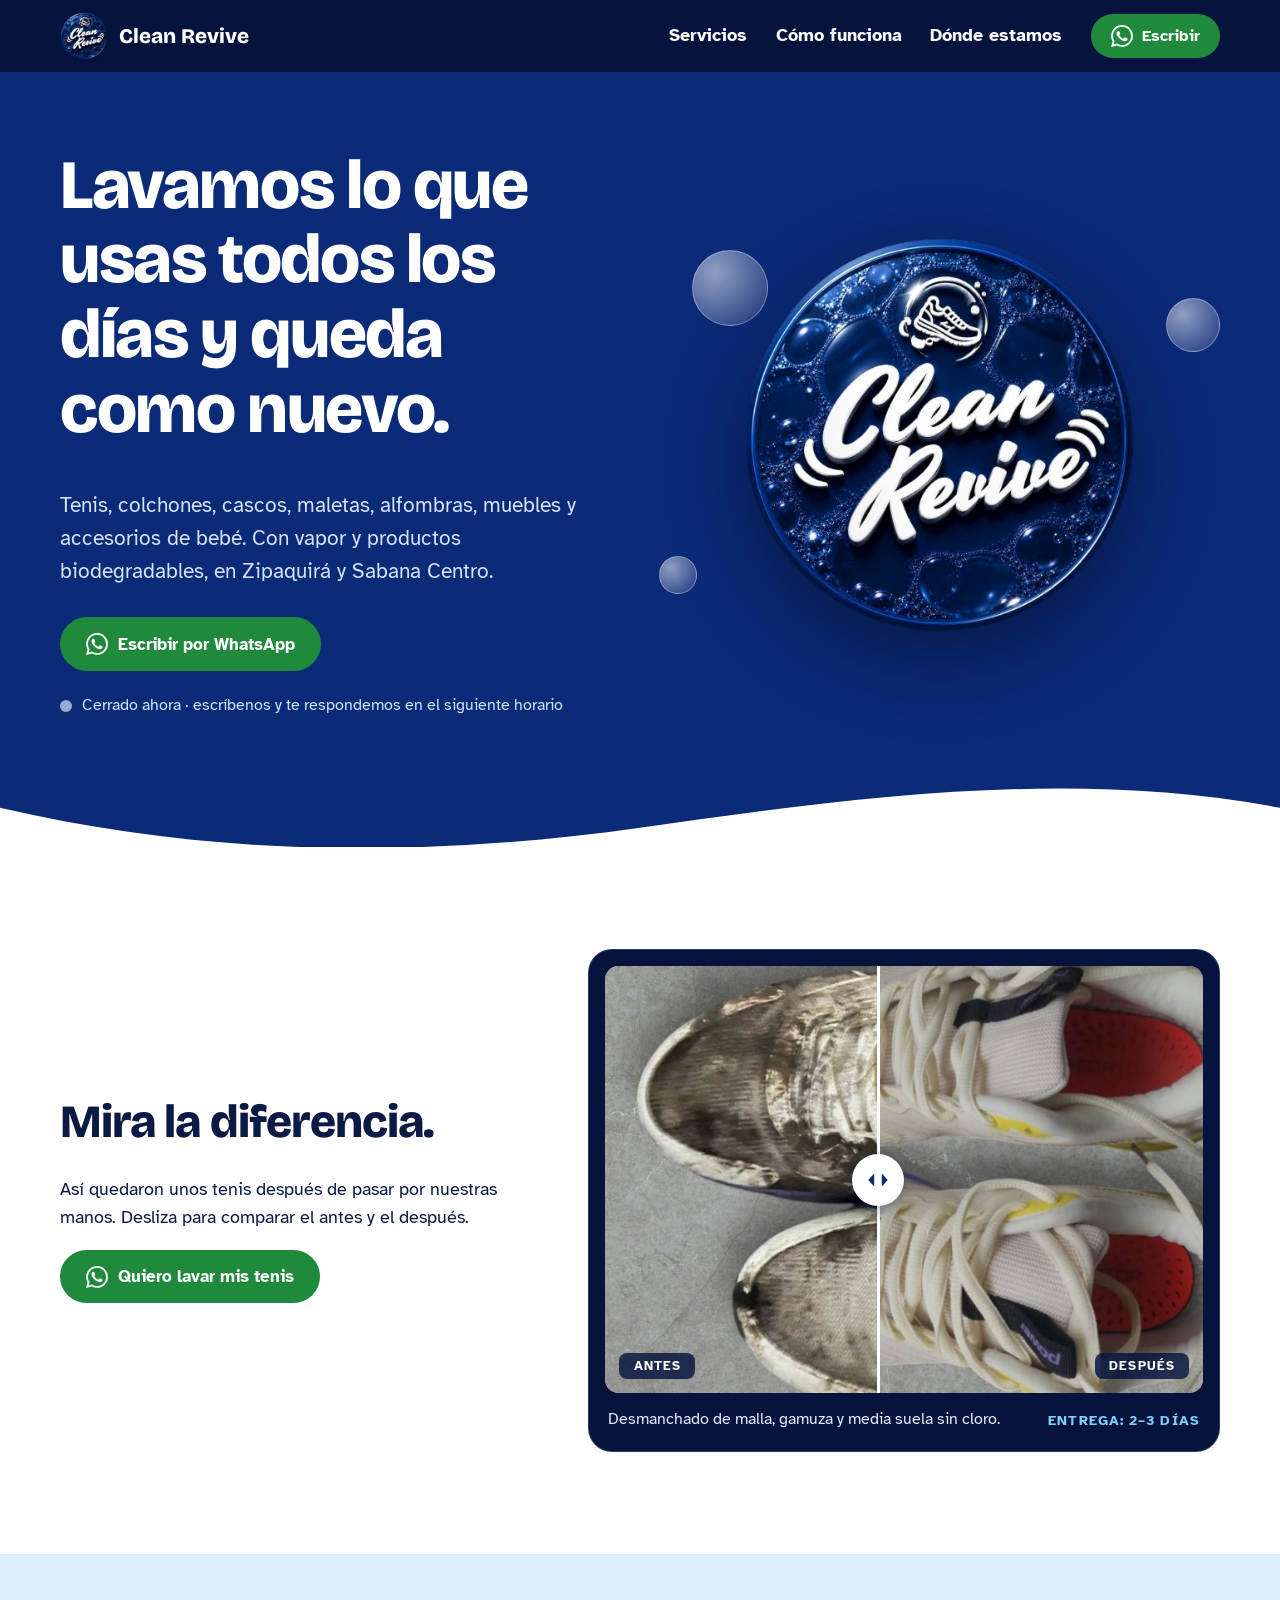
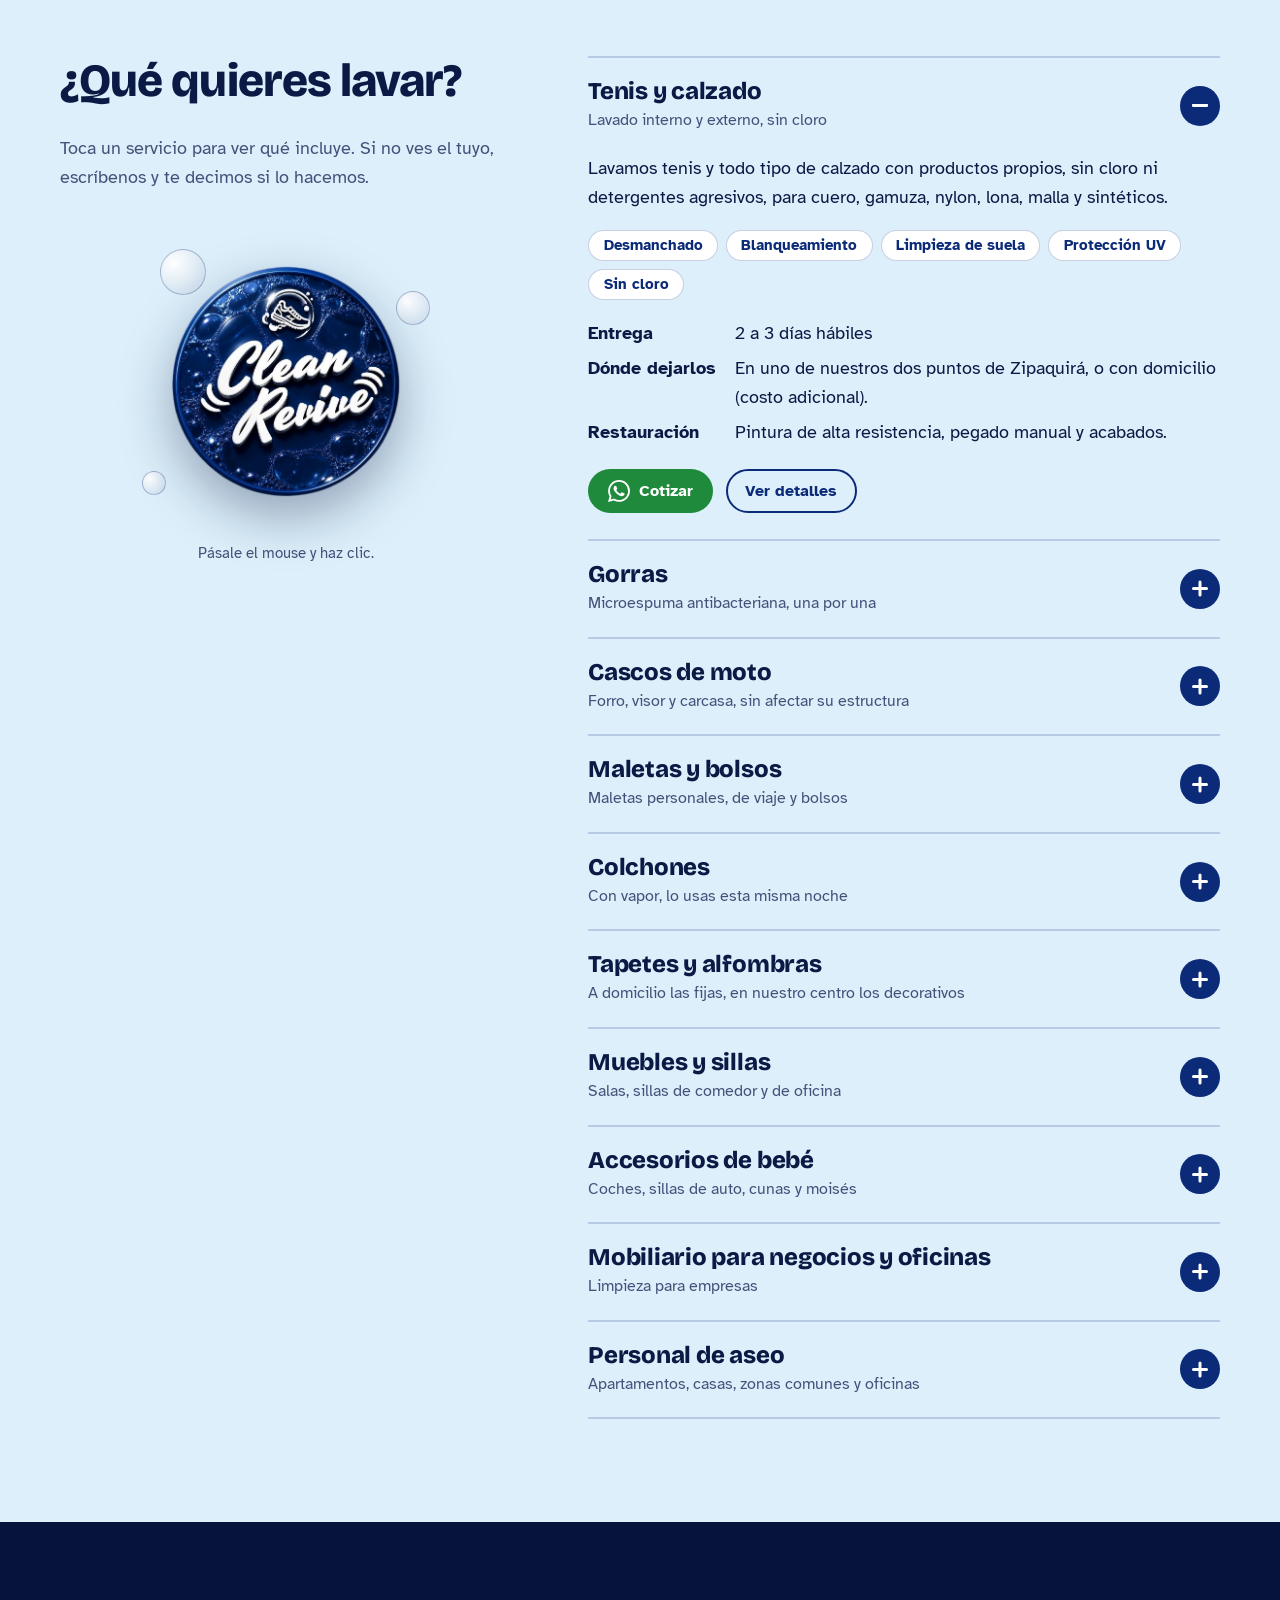
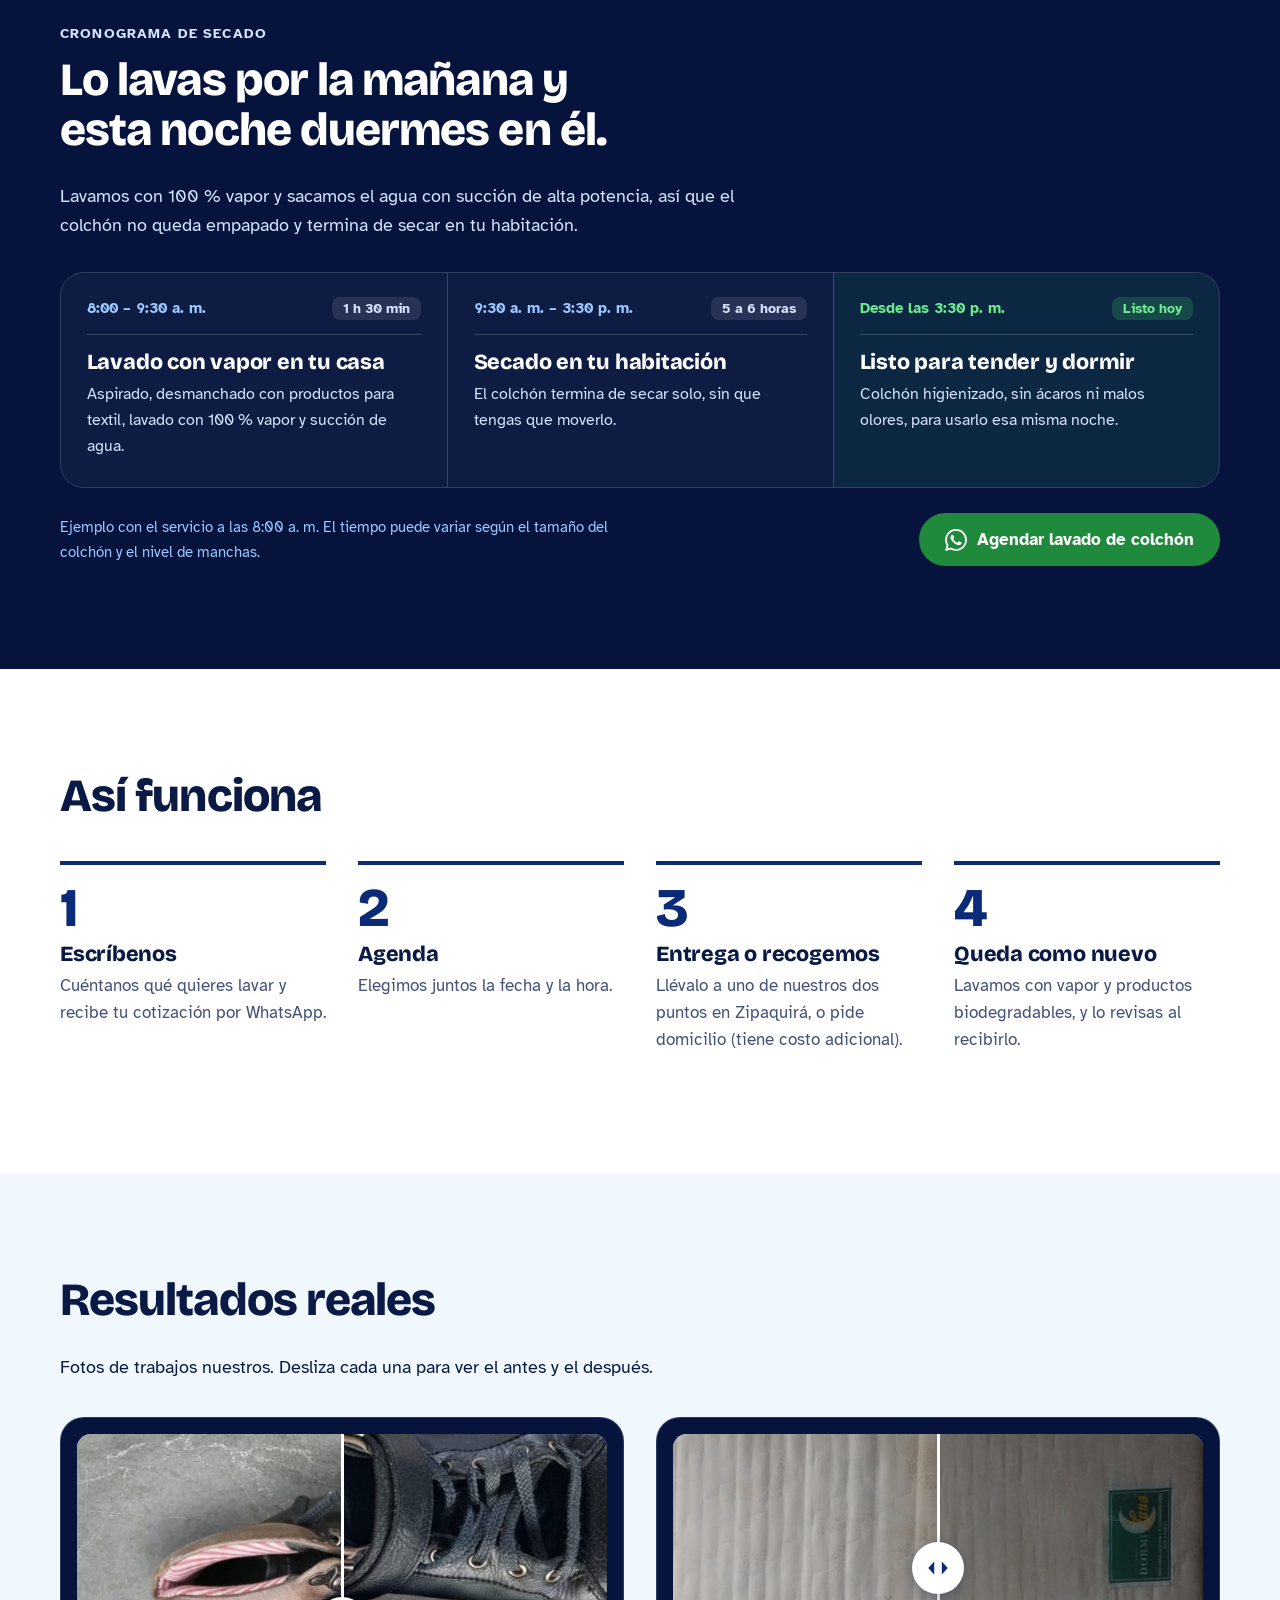
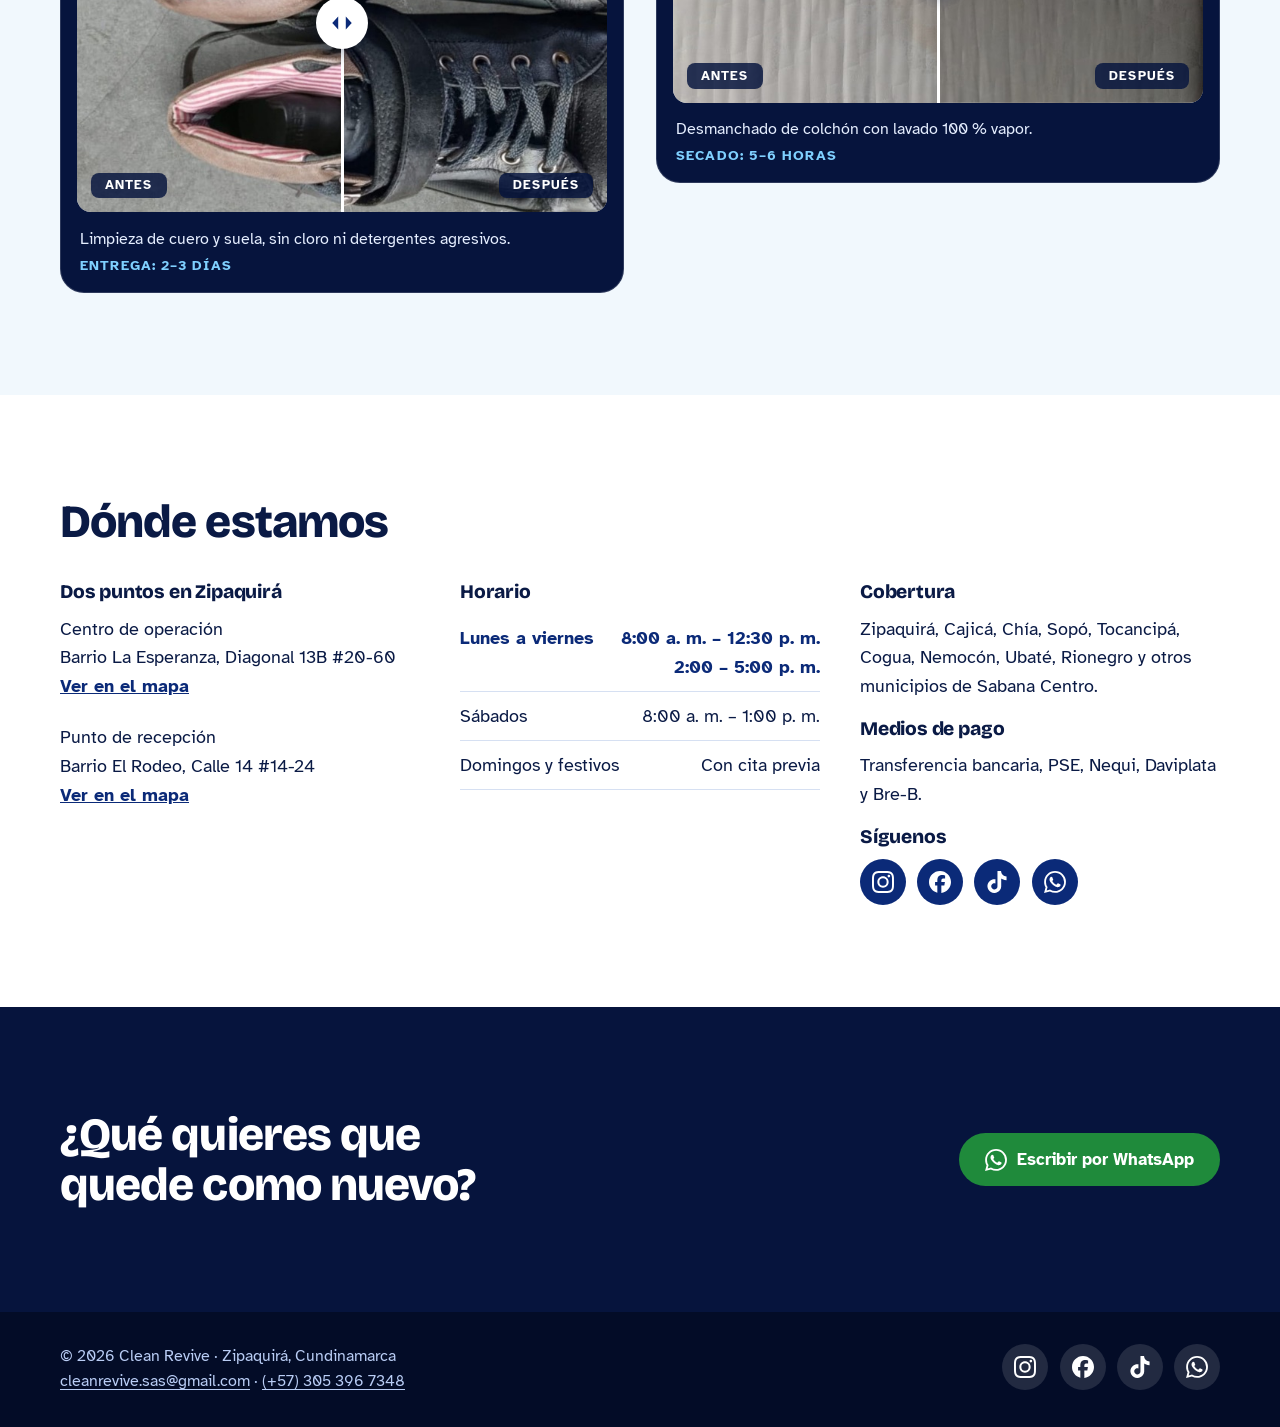
<file: index.html>
<!doctype html>
<html lang="es">
<head>
<meta charset="utf-8">
<meta name="viewport" content="width=device-width, initial-scale=1">
<title>Clean Revive | Lavado de tenis, colchones y más en Zipaquirá</title>
<meta name="description" content="Lavado e higienización con vapor de tenis, colchones, cascos, maletas, alfombras y muebles en Zipaquirá y Sabana Centro. Todo queda como nuevo.">
<meta name="theme-color" content="#06143d">
<link rel="icon" href="img/logo-128.png">
<link rel="preconnect" href="https://fonts.googleapis.com">
<link rel="preconnect" href="https://fonts.gstatic.com" crossorigin>
<link href="https://fonts.googleapis.com/css2?family=Atkinson+Hyperlegible:wght@400;700&family=Bricolage+Grotesque:opsz,wght@12..96,700;12..96,800&display=swap" rel="stylesheet">
<link rel="stylesheet" href="styles.css">
</head>
<body>
<a class="skip" href="#contenido">Ir al contenido</a>
<header class="top">
  <div class="wrap">
    <a class="brand" href="./"><img src="img/logo-128.png" srcset="img/logo-128.png 1x, img/logo-256.png 2x" alt="" width="48" height="48"><span>Clean Revive</span></a>
    <nav aria-label="Principal">
      <a href="./#servicios">Servicios</a>
      <a href="./#como-funciona">Cómo funciona</a>
      <a href="./#contacto">Dónde estamos</a>
      <a class="btn btn-wa btn-sm" href="https://wa.me/573053967348?text=Hola%20Clean%20Revive%2C%20quiero%20cotizar%20un%20servicio" target="_blank" rel="noopener"><svg viewBox="0 0 24 24" aria-hidden="true"><path d="M17.472 14.382c-.297-.149-1.758-.867-2.03-.967-.273-.099-.471-.148-.67.15-.197.297-.767.966-.94 1.164-.173.199-.347.223-.644.075-.297-.15-1.255-.463-2.39-1.475-.883-.788-1.48-1.761-1.653-2.059-.173-.297-.018-.458.13-.606.134-.133.298-.347.446-.52.149-.174.198-.298.298-.497.099-.198.05-.371-.025-.52-.075-.149-.669-1.612-.916-2.207-.242-.579-.487-.5-.669-.51-.173-.008-.371-.01-.57-.01-.198 0-.52.074-.792.372-.272.297-1.04 1.016-1.04 2.479 0 1.462 1.065 2.875 1.213 3.074.149.198 2.096 3.2 5.077 4.487.709.306 1.262.489 1.694.625.712.227 1.36.195 1.871.118.571-.085 1.758-.719 2.006-1.413.248-.694.248-1.289.173-1.413-.074-.124-.272-.198-.57-.347m-5.421 7.403h-.004a9.87 9.87 0 01-5.031-1.378l-.361-.214-3.741.982.998-3.648-.235-.374a9.86 9.86 0 01-1.51-5.26c.001-5.45 4.436-9.884 9.888-9.884 2.64 0 5.122 1.03 6.988 2.898a9.825 9.825 0 012.893 6.994c-.003 5.45-4.437 9.884-9.885 9.884m8.413-18.297A11.815 11.815 0 0012.05 0C5.495 0 .16 5.335.157 11.892c0 2.096.547 4.142 1.588 5.945L.057 24l6.305-1.654a11.882 11.882 0 005.683 1.448h.005c6.554 0 11.89-5.335 11.893-11.893a11.821 11.821 0 00-3.48-8.413Z"/></svg>Escribir</a>
    </nav>
  </div>
</header>
<main id="contenido">
<section class="hero hero-wave on-dark">
  <div class="wrap hero-grid">
    <div>
      <h1>Lavamos lo que usas todos los días y queda como nuevo.</h1>
      <p class="lead">Tenis, colchones, cascos, maletas, alfombras, muebles y accesorios de bebé. Con vapor y productos biodegradables, en Zipaquirá y Sabana Centro.</p>
      <div class="hero-actions"><a class="btn btn-wa " href="https://wa.me/573053967348?text=Hola%20Clean%20Revive%2C%20quiero%20agendar%20un%20servicio" target="_blank" rel="noopener"><svg viewBox="0 0 24 24" aria-hidden="true"><path d="M17.472 14.382c-.297-.149-1.758-.867-2.03-.967-.273-.099-.471-.148-.67.15-.197.297-.767.966-.94 1.164-.173.199-.347.223-.644.075-.297-.15-1.255-.463-2.39-1.475-.883-.788-1.48-1.761-1.653-2.059-.173-.297-.018-.458.13-.606.134-.133.298-.347.446-.52.149-.174.198-.298.298-.497.099-.198.05-.371-.025-.52-.075-.149-.669-1.612-.916-2.207-.242-.579-.487-.5-.669-.51-.173-.008-.371-.01-.57-.01-.198 0-.52.074-.792.372-.272.297-1.04 1.016-1.04 2.479 0 1.462 1.065 2.875 1.213 3.074.149.198 2.096 3.2 5.077 4.487.709.306 1.262.489 1.694.625.712.227 1.36.195 1.871.118.571-.085 1.758-.719 2.006-1.413.248-.694.248-1.289.173-1.413-.074-.124-.272-.198-.57-.347m-5.421 7.403h-.004a9.87 9.87 0 01-5.031-1.378l-.361-.214-3.741.982.998-3.648-.235-.374a9.86 9.86 0 01-1.51-5.26c.001-5.45 4.436-9.884 9.888-9.884 2.64 0 5.122 1.03 6.988 2.898a9.825 9.825 0 012.893 6.994c-.003 5.45-4.437 9.884-9.885 9.884m8.413-18.297A11.815 11.815 0 0012.05 0C5.495 0 .16 5.335.157 11.892c0 2.096.547 4.142 1.588 5.945L.057 24l6.305-1.654a11.882 11.882 0 005.683 1.448h.005c6.554 0 11.89-5.335 11.893-11.893a11.821 11.821 0 00-3.48-8.413Z"/></svg>Escribir por WhatsApp</a></div>
      <p class="status" data-estado>Atendemos de lunes a sábado</p>
    </div>
    <div class="hero-logo">
      <span class="bubble b1"></span><span class="bubble b2"></span><span class="bubble b3"></span>
      <img src="img/logo-479.png" srcset="img/logo-256.png 255w, img/logo-479.png 479w" sizes="(max-width: 900px) 220px, 400px" alt="Logo de Clean Revive" width="479" height="479" fetchpriority="high">
    </div>
  </div>
  <svg class="wave" viewBox="0 0 1440 90" preserveAspectRatio="none" aria-hidden="true"><path fill="#ffffff" d="M0 50c240 50 480 50 720 20s480-60 720-20v40H0Z"/></svg>
</section>

<section class="diferencia block">
  <div class="wrap diferencia-grid">
    <div>
      <h2>Mira la diferencia.</h2>
      <p>Así quedaron unos tenis después de pasar por nuestras manos. Desliza para comparar el antes y el después.</p>
      <a class="btn btn-wa " href="https://wa.me/573053967348?text=Hola%20Clean%20Revive%2C%20quiero%20lavar%20mis%20tenis" target="_blank" rel="noopener"><svg viewBox="0 0 24 24" aria-hidden="true"><path d="M17.472 14.382c-.297-.149-1.758-.867-2.03-.967-.273-.099-.471-.148-.67.15-.197.297-.767.966-.94 1.164-.173.199-.347.223-.644.075-.297-.15-1.255-.463-2.39-1.475-.883-.788-1.48-1.761-1.653-2.059-.173-.297-.018-.458.13-.606.134-.133.298-.347.446-.52.149-.174.198-.298.298-.497.099-.198.05-.371-.025-.52-.075-.149-.669-1.612-.916-2.207-.242-.579-.487-.5-.669-.51-.173-.008-.371-.01-.57-.01-.198 0-.52.074-.792.372-.272.297-1.04 1.016-1.04 2.479 0 1.462 1.065 2.875 1.213 3.074.149.198 2.096 3.2 5.077 4.487.709.306 1.262.489 1.694.625.712.227 1.36.195 1.871.118.571-.085 1.758-.719 2.006-1.413.248-.694.248-1.289.173-1.413-.074-.124-.272-.198-.57-.347m-5.421 7.403h-.004a9.87 9.87 0 01-5.031-1.378l-.361-.214-3.741.982.998-3.648-.235-.374a9.86 9.86 0 01-1.51-5.26c.001-5.45 4.436-9.884 9.888-9.884 2.64 0 5.122 1.03 6.988 2.898a9.825 9.825 0 012.893 6.994c-.003 5.45-4.437 9.884-9.885 9.884m8.413-18.297A11.815 11.815 0 0012.05 0C5.495 0 .16 5.335.157 11.892c0 2.096.547 4.142 1.588 5.945L.057 24l6.305-1.654a11.882 11.882 0 005.683 1.448h.005c6.554 0 11.89-5.335 11.893-11.893a11.821 11.821 0 00-3.48-8.413Z"/></svg>Quiero lavar mis tenis</a>
    </div>
    <figure class="evidence">
      <div class="compare" style="--ratio:7/5" data-intro>
        <img class="img-antes" src="img/tenis-1-antes.jpg" srcset="img/tenis-1-antes-480.jpg 480w, img/tenis-1-antes.jpg 700w" sizes="(max-width: 900px) 92vw, 560px" alt="Tenis blancos muy sucios antes del lavado" width="7" height="5">
        <img class="img-despues" src="img/tenis-1-despues.jpg" srcset="img/tenis-1-despues-480.jpg 480w, img/tenis-1-despues.jpg 700w" sizes="(max-width: 900px) 92vw, 560px" alt="Los mismos tenis limpios después del lavado" width="7" height="5">
        <span class="line"></span><span class="knob"></span>
        <span class="tag tag-antes">Antes</span><span class="tag tag-despues">Después</span>
        <input type="range" min="10" max="90" value="50" aria-label="Deslizar para comparar antes y después">
      </div>
      <div class="ev-foot"><span>Desmanchado de malla, gamuza y media suela sin cloro.</span><span class="ev-meta">Entrega: 2–3 días</span></div>
    </figure>
  </div>
</section>

<section class="servicios block" id="servicios">
  <div class="wrap">
    <div class="intro">
      <h2>¿Qué quieres lavar?</h2>
      <p>Toca un servicio para ver qué incluye. Si no ves el tuyo, escríbenos y te decimos si lo hacemos.</p>
      <div class="logo-lab" aria-hidden="true">
        <span class="bubble b1"></span><span class="bubble b2"></span><span class="bubble b3"></span>
        <div class="tilt"><img src="img/logo-256.png" srcset="img/logo-256.png 255w, img/logo-479.png 479w" sizes="300px" alt="" width="479" height="479" loading="lazy"></div>
      </div>
      <p class="logo-hint" aria-hidden="true">Pásale el mouse y haz clic.</p>
    </div>
    <div>
      <details class="srv" name="servicio">
        <summary><span><span class="srv-name">Tenis y calzado</span><span class="srv-hint">Lavado interno y externo, sin cloro</span></span><span class="srv-icon" aria-hidden="true"></span></summary>
        <div class="srv-body">
          <p>Lavamos tenis y todo tipo de calzado con productos propios, sin cloro ni detergentes agresivos, para cuero, gamuza, nylon, lona, malla y sintéticos.</p>
          <ul class="chips chips-on-light"><li>Desmanchado</li><li>Blanqueamiento</li><li>Limpieza de suela</li><li>Protección UV</li><li>Sin cloro</li></ul>
          <dl><dt>Entrega</dt><dd>2 a 3 días hábiles</dd><dt>Dónde dejarlos</dt><dd>En uno de nuestros dos puntos de Zipaquirá, o con domicilio (costo adicional).</dd><dt>Restauración</dt><dd>Pintura de alta resistencia, pegado manual y acabados.</dd></dl>
          <div class="srv-actions"><a class="btn btn-wa btn-sm" href="https://wa.me/573053967348?text=Hola%20Clean%20Revive%2C%20quiero%20lavar%20mis%20tenis" target="_blank" rel="noopener"><svg viewBox="0 0 24 24" aria-hidden="true"><path d="M17.472 14.382c-.297-.149-1.758-.867-2.03-.967-.273-.099-.471-.148-.67.15-.197.297-.767.966-.94 1.164-.173.199-.347.223-.644.075-.297-.15-1.255-.463-2.39-1.475-.883-.788-1.48-1.761-1.653-2.059-.173-.297-.018-.458.13-.606.134-.133.298-.347.446-.52.149-.174.198-.298.298-.497.099-.198.05-.371-.025-.52-.075-.149-.669-1.612-.916-2.207-.242-.579-.487-.5-.669-.51-.173-.008-.371-.01-.57-.01-.198 0-.52.074-.792.372-.272.297-1.04 1.016-1.04 2.479 0 1.462 1.065 2.875 1.213 3.074.149.198 2.096 3.2 5.077 4.487.709.306 1.262.489 1.694.625.712.227 1.36.195 1.871.118.571-.085 1.758-.719 2.006-1.413.248-.694.248-1.289.173-1.413-.074-.124-.272-.198-.57-.347m-5.421 7.403h-.004a9.87 9.87 0 01-5.031-1.378l-.361-.214-3.741.982.998-3.648-.235-.374a9.86 9.86 0 01-1.51-5.26c.001-5.45 4.436-9.884 9.888-9.884 2.64 0 5.122 1.03 6.988 2.898a9.825 9.825 0 012.893 6.994c-.003 5.45-4.437 9.884-9.885 9.884m8.413-18.297A11.815 11.815 0 0012.05 0C5.495 0 .16 5.335.157 11.892c0 2.096.547 4.142 1.588 5.945L.057 24l6.305-1.654a11.882 11.882 0 005.683 1.448h.005c6.554 0 11.89-5.335 11.893-11.893a11.821 11.821 0 00-3.48-8.413Z"/></svg>Cotizar</a><a class="btn btn-line btn-sm" href="lavado-de-tenis-y-todo-tipo-de-calzado/">Ver detalles</a></div>
        </div></details><details class="srv" name="servicio">
        <summary><span><span class="srv-name">Gorras</span><span class="srv-hint">Microespuma antibacteriana, una por una</span></span><span class="srv-icon" aria-hidden="true"></span></summary>
        <div class="srv-body">
          <p>Las gorras acumulan sudor, grasa, polvo y bacterias que pueden causar malos olores. Cada gorra se trata individualmente para conservar su forma, su color y su estilo.</p>
          <ul class="chips chips-on-light"><li>Microespuma antibacteriana</li><li>Desodorización</li><li>Hongos y gérmenes</li></ul>
          <dl><dt>Higiene</dt><dd>Elimina hasta el 99,9 % de bacterias y hongos</dd><dt>Entrega</dt><dd>1 a 2 días hábiles, según el clima</dd><dt>Productos</dt><dd>Biodegradables y seguros para la piel</dd></dl>
          <div class="srv-actions"><a class="btn btn-wa btn-sm" href="https://wa.me/573053967348?text=Hola%20Clean%20Revive%2C%20quiero%20cotizar%20el%20lavado%20de%20gorras" target="_blank" rel="noopener"><svg viewBox="0 0 24 24" aria-hidden="true"><path d="M17.472 14.382c-.297-.149-1.758-.867-2.03-.967-.273-.099-.471-.148-.67.15-.197.297-.767.966-.94 1.164-.173.199-.347.223-.644.075-.297-.15-1.255-.463-2.39-1.475-.883-.788-1.48-1.761-1.653-2.059-.173-.297-.018-.458.13-.606.134-.133.298-.347.446-.52.149-.174.198-.298.298-.497.099-.198.05-.371-.025-.52-.075-.149-.669-1.612-.916-2.207-.242-.579-.487-.5-.669-.51-.173-.008-.371-.01-.57-.01-.198 0-.52.074-.792.372-.272.297-1.04 1.016-1.04 2.479 0 1.462 1.065 2.875 1.213 3.074.149.198 2.096 3.2 5.077 4.487.709.306 1.262.489 1.694.625.712.227 1.36.195 1.871.118.571-.085 1.758-.719 2.006-1.413.248-.694.248-1.289.173-1.413-.074-.124-.272-.198-.57-.347m-5.421 7.403h-.004a9.87 9.87 0 01-5.031-1.378l-.361-.214-3.741.982.998-3.648-.235-.374a9.86 9.86 0 01-1.51-5.26c.001-5.45 4.436-9.884 9.888-9.884 2.64 0 5.122 1.03 6.988 2.898a9.825 9.825 0 012.893 6.994c-.003 5.45-4.437 9.884-9.885 9.884m8.413-18.297A11.815 11.815 0 0012.05 0C5.495 0 .16 5.335.157 11.892c0 2.096.547 4.142 1.588 5.945L.057 24l6.305-1.654a11.882 11.882 0 005.683 1.448h.005c6.554 0 11.89-5.335 11.893-11.893a11.821 11.821 0 00-3.48-8.413Z"/></svg>Cotizar</a><a class="btn btn-line btn-sm" href="lavado-de-gorras/">Ver detalles</a></div>
        </div></details><details class="srv" name="servicio">
        <summary><span><span class="srv-name">Cascos de moto</span><span class="srv-hint">Forro, visor y carcasa, sin afectar su estructura</span></span><span class="srv-icon" aria-hidden="true"></span></summary>
        <div class="srv-body">
          <p>Limpieza profunda y segura del casco: quita manchas de uso y sudor, gérmenes, ácaros, hongos y malos olores, sin afectar su estructura ni su funcionamiento.</p>
          <ul class="chips chips-on-light"><li>Forro y visor</li><li>Desengrase</li><li>Protector UV</li><li>Desodorización</li></ul>
          <dl><dt>Entrega</dt><dd>De 10 horas a 1 día hábil</dd><dt>Cuidado</dt><dd>Cada casco se trata individualmente, con productos biodegradables</dd></dl>
          <div class="srv-actions"><a class="btn btn-wa btn-sm" href="https://wa.me/573053967348?text=Hola%20Clean%20Revive%2C%20quiero%20cotizar%20el%20lavado%20de%20mi%20casco" target="_blank" rel="noopener"><svg viewBox="0 0 24 24" aria-hidden="true"><path d="M17.472 14.382c-.297-.149-1.758-.867-2.03-.967-.273-.099-.471-.148-.67.15-.197.297-.767.966-.94 1.164-.173.199-.347.223-.644.075-.297-.15-1.255-.463-2.39-1.475-.883-.788-1.48-1.761-1.653-2.059-.173-.297-.018-.458.13-.606.134-.133.298-.347.446-.52.149-.174.198-.298.298-.497.099-.198.05-.371-.025-.52-.075-.149-.669-1.612-.916-2.207-.242-.579-.487-.5-.669-.51-.173-.008-.371-.01-.57-.01-.198 0-.52.074-.792.372-.272.297-1.04 1.016-1.04 2.479 0 1.462 1.065 2.875 1.213 3.074.149.198 2.096 3.2 5.077 4.487.709.306 1.262.489 1.694.625.712.227 1.36.195 1.871.118.571-.085 1.758-.719 2.006-1.413.248-.694.248-1.289.173-1.413-.074-.124-.272-.198-.57-.347m-5.421 7.403h-.004a9.87 9.87 0 01-5.031-1.378l-.361-.214-3.741.982.998-3.648-.235-.374a9.86 9.86 0 01-1.51-5.26c.001-5.45 4.436-9.884 9.888-9.884 2.64 0 5.122 1.03 6.988 2.898a9.825 9.825 0 012.893 6.994c-.003 5.45-4.437 9.884-9.885 9.884m8.413-18.297A11.815 11.815 0 0012.05 0C5.495 0 .16 5.335.157 11.892c0 2.096.547 4.142 1.588 5.945L.057 24l6.305-1.654a11.882 11.882 0 005.683 1.448h.005c6.554 0 11.89-5.335 11.893-11.893a11.821 11.821 0 00-3.48-8.413Z"/></svg>Cotizar</a><a class="btn btn-line btn-sm" href="lavado-de-casco-de-moto/">Ver detalles</a></div>
        </div></details><details class="srv" name="servicio">
        <summary><span><span class="srv-name">Maletas y bolsos</span><span class="srv-hint">Maletas personales, de viaje y bolsos</span></span><span class="srv-icon" aria-hidden="true"></span></summary>
        <div class="srv-body">
          <p>Servicio completo de lavado, higienización y sanitización para maletas personales, de viaje y bolsos, cuidando cada material para dejarlos limpios, frescos y protegidos.</p>
          <ul class="chips chips-on-light"><li>Desinfección profunda</li><li>Desmanchado</li><li>Desodorización</li><li>Aromatización</li></ul>
          <dl><dt>Entrega</dt><dd>2 a 3 días hábiles, seca y renovada</dd></dl>
          <div class="srv-actions"><a class="btn btn-wa btn-sm" href="https://wa.me/573053967348?text=Hola%20Clean%20Revive%2C%20quiero%20cotizar%20el%20lavado%20de%20una%20maleta%20o%20bolso" target="_blank" rel="noopener"><svg viewBox="0 0 24 24" aria-hidden="true"><path d="M17.472 14.382c-.297-.149-1.758-.867-2.03-.967-.273-.099-.471-.148-.67.15-.197.297-.767.966-.94 1.164-.173.199-.347.223-.644.075-.297-.15-1.255-.463-2.39-1.475-.883-.788-1.48-1.761-1.653-2.059-.173-.297-.018-.458.13-.606.134-.133.298-.347.446-.52.149-.174.198-.298.298-.497.099-.198.05-.371-.025-.52-.075-.149-.669-1.612-.916-2.207-.242-.579-.487-.5-.669-.51-.173-.008-.371-.01-.57-.01-.198 0-.52.074-.792.372-.272.297-1.04 1.016-1.04 2.479 0 1.462 1.065 2.875 1.213 3.074.149.198 2.096 3.2 5.077 4.487.709.306 1.262.489 1.694.625.712.227 1.36.195 1.871.118.571-.085 1.758-.719 2.006-1.413.248-.694.248-1.289.173-1.413-.074-.124-.272-.198-.57-.347m-5.421 7.403h-.004a9.87 9.87 0 01-5.031-1.378l-.361-.214-3.741.982.998-3.648-.235-.374a9.86 9.86 0 01-1.51-5.26c.001-5.45 4.436-9.884 9.888-9.884 2.64 0 5.122 1.03 6.988 2.898a9.825 9.825 0 012.893 6.994c-.003 5.45-4.437 9.884-9.885 9.884m8.413-18.297A11.815 11.815 0 0012.05 0C5.495 0 .16 5.335.157 11.892c0 2.096.547 4.142 1.588 5.945L.057 24l6.305-1.654a11.882 11.882 0 005.683 1.448h.005c6.554 0 11.89-5.335 11.893-11.893a11.821 11.821 0 00-3.48-8.413Z"/></svg>Cotizar</a><a class="btn btn-line btn-sm" href="lavado-de-maletas-y-bolsos/">Ver detalles</a></div>
        </div></details><details class="srv" name="servicio">
        <summary><span><span class="srv-name">Colchones</span><span class="srv-hint">Con vapor, lo usas esta misma noche</span></span><span class="srv-icon" aria-hidden="true"></span></summary>
        <div class="srv-body">
          <p>Lavamos tu colchón con 100 % vapor, en tu casa. Eliminamos ácaros, bacterias, hongos de humedad y malos olores, y tratamos manchas de uso, accidentes y humedad.</p>
          <ul class="chips chips-on-light"><li>Vapor 100 %</li><li>Ácaros</li><li>Manchas</li><li>Malos olores</li></ul>
          <dl><dt>Manchas</dt><dd>Erradica el 98 % de las manchas de uso, accidentes o humedad</dd><dt>Duración</dt><dd>Cerca de 1 h 30 en tu casa</dd><dt>Secado</dt><dd>De 5 a 6 horas</dd></dl>
          <div class="srv-actions"><a class="btn btn-wa btn-sm" href="https://wa.me/573053967348?text=Hola%20Clean%20Revive%2C%20quiero%20cotizar%20el%20lavado%20de%20mi%20colch%C3%B3n" target="_blank" rel="noopener"><svg viewBox="0 0 24 24" aria-hidden="true"><path d="M17.472 14.382c-.297-.149-1.758-.867-2.03-.967-.273-.099-.471-.148-.67.15-.197.297-.767.966-.94 1.164-.173.199-.347.223-.644.075-.297-.15-1.255-.463-2.39-1.475-.883-.788-1.48-1.761-1.653-2.059-.173-.297-.018-.458.13-.606.134-.133.298-.347.446-.52.149-.174.198-.298.298-.497.099-.198.05-.371-.025-.52-.075-.149-.669-1.612-.916-2.207-.242-.579-.487-.5-.669-.51-.173-.008-.371-.01-.57-.01-.198 0-.52.074-.792.372-.272.297-1.04 1.016-1.04 2.479 0 1.462 1.065 2.875 1.213 3.074.149.198 2.096 3.2 5.077 4.487.709.306 1.262.489 1.694.625.712.227 1.36.195 1.871.118.571-.085 1.758-.719 2.006-1.413.248-.694.248-1.289.173-1.413-.074-.124-.272-.198-.57-.347m-5.421 7.403h-.004a9.87 9.87 0 01-5.031-1.378l-.361-.214-3.741.982.998-3.648-.235-.374a9.86 9.86 0 01-1.51-5.26c.001-5.45 4.436-9.884 9.888-9.884 2.64 0 5.122 1.03 6.988 2.898a9.825 9.825 0 012.893 6.994c-.003 5.45-4.437 9.884-9.885 9.884m8.413-18.297A11.815 11.815 0 0012.05 0C5.495 0 .16 5.335.157 11.892c0 2.096.547 4.142 1.588 5.945L.057 24l6.305-1.654a11.882 11.882 0 005.683 1.448h.005c6.554 0 11.89-5.335 11.893-11.893a11.821 11.821 0 00-3.48-8.413Z"/></svg>Cotizar</a><a class="btn btn-line btn-sm" href="lavado-e-higienizacion-de-colchones/">Ver detalles</a></div>
        </div></details><details class="srv" name="servicio">
        <summary><span><span class="srv-name">Tapetes y alfombras</span><span class="srv-hint">A domicilio las fijas, en nuestro centro los decorativos</span></span><span class="srv-icon" aria-hidden="true"></span></summary>
        <div class="srv-body">
          <p>Tapetes y alfombras limpios, frescos y desinfectados, con productos 100 % biodegradables y lavado semiseco. Eliminamos manchas, ácaros, bacterias, virus, hongos y malos olores, incluso los de mascotas o humedad.</p>
          <ul class="chips chips-on-light"><li>Lavado semiseco</li><li>Aspirado profundo</li><li>Ácaros y hongos</li><li>Mascotas</li></ul>
          <dl><dt>Alfombras fijas</dt><dd>Lavado a domicilio, sin costo adicional por desplazamiento</dd><dt>Tapetes decorativos</dt><dd>Se lavan en nuestro centro. Secado de 2 a 3 días en un ambiente controlado</dd><dt>Entrega del tapete decorativo</dt><dd>5 a 8 días hábiles</dd></dl>
          <div class="srv-actions"><a class="btn btn-wa btn-sm" href="https://wa.me/573053967348?text=Hola%20Clean%20Revive%2C%20quiero%20cotizar%20el%20lavado%20de%20un%20tapete%20o%20alfombra" target="_blank" rel="noopener"><svg viewBox="0 0 24 24" aria-hidden="true"><path d="M17.472 14.382c-.297-.149-1.758-.867-2.03-.967-.273-.099-.471-.148-.67.15-.197.297-.767.966-.94 1.164-.173.199-.347.223-.644.075-.297-.15-1.255-.463-2.39-1.475-.883-.788-1.48-1.761-1.653-2.059-.173-.297-.018-.458.13-.606.134-.133.298-.347.446-.52.149-.174.198-.298.298-.497.099-.198.05-.371-.025-.52-.075-.149-.669-1.612-.916-2.207-.242-.579-.487-.5-.669-.51-.173-.008-.371-.01-.57-.01-.198 0-.52.074-.792.372-.272.297-1.04 1.016-1.04 2.479 0 1.462 1.065 2.875 1.213 3.074.149.198 2.096 3.2 5.077 4.487.709.306 1.262.489 1.694.625.712.227 1.36.195 1.871.118.571-.085 1.758-.719 2.006-1.413.248-.694.248-1.289.173-1.413-.074-.124-.272-.198-.57-.347m-5.421 7.403h-.004a9.87 9.87 0 01-5.031-1.378l-.361-.214-3.741.982.998-3.648-.235-.374a9.86 9.86 0 01-1.51-5.26c.001-5.45 4.436-9.884 9.888-9.884 2.64 0 5.122 1.03 6.988 2.898a9.825 9.825 0 012.893 6.994c-.003 5.45-4.437 9.884-9.885 9.884m8.413-18.297A11.815 11.815 0 0012.05 0C5.495 0 .16 5.335.157 11.892c0 2.096.547 4.142 1.588 5.945L.057 24l6.305-1.654a11.882 11.882 0 005.683 1.448h.005c6.554 0 11.89-5.335 11.893-11.893a11.821 11.821 0 00-3.48-8.413Z"/></svg>Cotizar</a><a class="btn btn-line btn-sm" href="lavado-de-tapetes-y-alfombras-residenciales/">Ver detalles</a></div>
        </div></details><details class="srv" name="servicio">
        <summary><span><span class="srv-name">Muebles y sillas</span><span class="srv-hint">Salas, sillas de comedor y de oficina</span></span><span class="srv-icon" aria-hidden="true"></span></summary>
        <div class="srv-body">
          <p>Lavado e higienización de muebles para el hogar y la oficina, a domicilio y sin costo adicional, con técnicos capacitados y productos 100 % biodegradables.</p>
          <ul class="chips chips-on-light"><li>Vapor 100 %</li><li>Telas y cuero</li><li>Desengrasado</li><li>Neutraliza olores</li></ul>
          <dl><dt>Manchas</dt><dd>Erradica el 98 % de las manchas de uso o accidentes</dd><dt>Duración</dt><dd>Cerca de 1 h 30 en tu casa o negocio</dd><dt>Secado</dt><dd>Máximo 6 horas, con el espacio ventilado</dd></dl>
          <div class="srv-actions"><a class="btn btn-wa btn-sm" href="https://wa.me/573053967348?text=Hola%20Clean%20Revive%2C%20quiero%20cotizar%20el%20lavado%20de%20muebles" target="_blank" rel="noopener"><svg viewBox="0 0 24 24" aria-hidden="true"><path d="M17.472 14.382c-.297-.149-1.758-.867-2.03-.967-.273-.099-.471-.148-.67.15-.197.297-.767.966-.94 1.164-.173.199-.347.223-.644.075-.297-.15-1.255-.463-2.39-1.475-.883-.788-1.48-1.761-1.653-2.059-.173-.297-.018-.458.13-.606.134-.133.298-.347.446-.52.149-.174.198-.298.298-.497.099-.198.05-.371-.025-.52-.075-.149-.669-1.612-.916-2.207-.242-.579-.487-.5-.669-.51-.173-.008-.371-.01-.57-.01-.198 0-.52.074-.792.372-.272.297-1.04 1.016-1.04 2.479 0 1.462 1.065 2.875 1.213 3.074.149.198 2.096 3.2 5.077 4.487.709.306 1.262.489 1.694.625.712.227 1.36.195 1.871.118.571-.085 1.758-.719 2.006-1.413.248-.694.248-1.289.173-1.413-.074-.124-.272-.198-.57-.347m-5.421 7.403h-.004a9.87 9.87 0 01-5.031-1.378l-.361-.214-3.741.982.998-3.648-.235-.374a9.86 9.86 0 01-1.51-5.26c.001-5.45 4.436-9.884 9.888-9.884 2.64 0 5.122 1.03 6.988 2.898a9.825 9.825 0 012.893 6.994c-.003 5.45-4.437 9.884-9.885 9.884m8.413-18.297A11.815 11.815 0 0012.05 0C5.495 0 .16 5.335.157 11.892c0 2.096.547 4.142 1.588 5.945L.057 24l6.305-1.654a11.882 11.882 0 005.683 1.448h.005c6.554 0 11.89-5.335 11.893-11.893a11.821 11.821 0 00-3.48-8.413Z"/></svg>Cotizar</a><a class="btn btn-line btn-sm" href="lavado-e-higienizacion-de-muebles-y-sillas-de-comedor/">Ver detalles</a></div>
        </div></details><details class="srv" name="servicio">
        <summary><span><span class="srv-name">Accesorios de bebé</span><span class="srv-hint">Coches, sillas de auto, cunas y moisés</span></span><span class="srv-icon" aria-hidden="true"></span></summary>
        <div class="srv-body">
          <p>Limpieza profunda de coches, sillas de auto, cunas y moisés, con productos 100 % biodegradables, seguros para tu bebé y para el medio ambiente.</p>
          <ul class="chips chips-on-light"><li>Coches</li><li>Sillas de auto</li><li>Cunas y moisés</li><li>Vapor 100 %</li></ul>
          <dl><dt>Manchas</dt><dd>Erradica el 98 % de las manchas de uso, accidentes o humedad</dd><dt>Entrega</dt><dd>2 a 3 días hábiles</dd></dl>
          <div class="srv-actions"><a class="btn btn-wa btn-sm" href="https://wa.me/573053967348?text=Hola%20Clean%20Revive%2C%20quiero%20cotizar%20el%20lavado%20de%20accesorios%20de%20beb%C3%A9" target="_blank" rel="noopener"><svg viewBox="0 0 24 24" aria-hidden="true"><path d="M17.472 14.382c-.297-.149-1.758-.867-2.03-.967-.273-.099-.471-.148-.67.15-.197.297-.767.966-.94 1.164-.173.199-.347.223-.644.075-.297-.15-1.255-.463-2.39-1.475-.883-.788-1.48-1.761-1.653-2.059-.173-.297-.018-.458.13-.606.134-.133.298-.347.446-.52.149-.174.198-.298.298-.497.099-.198.05-.371-.025-.52-.075-.149-.669-1.612-.916-2.207-.242-.579-.487-.5-.669-.51-.173-.008-.371-.01-.57-.01-.198 0-.52.074-.792.372-.272.297-1.04 1.016-1.04 2.479 0 1.462 1.065 2.875 1.213 3.074.149.198 2.096 3.2 5.077 4.487.709.306 1.262.489 1.694.625.712.227 1.36.195 1.871.118.571-.085 1.758-.719 2.006-1.413.248-.694.248-1.289.173-1.413-.074-.124-.272-.198-.57-.347m-5.421 7.403h-.004a9.87 9.87 0 01-5.031-1.378l-.361-.214-3.741.982.998-3.648-.235-.374a9.86 9.86 0 01-1.51-5.26c.001-5.45 4.436-9.884 9.888-9.884 2.64 0 5.122 1.03 6.988 2.898a9.825 9.825 0 012.893 6.994c-.003 5.45-4.437 9.884-9.885 9.884m8.413-18.297A11.815 11.815 0 0012.05 0C5.495 0 .16 5.335.157 11.892c0 2.096.547 4.142 1.588 5.945L.057 24l6.305-1.654a11.882 11.882 0 005.683 1.448h.005c6.554 0 11.89-5.335 11.893-11.893a11.821 11.821 0 00-3.48-8.413Z"/></svg>Cotizar</a><a class="btn btn-line btn-sm" href="lavado-e-higienizacion-de-accesorios-para-bebe/">Ver detalles</a></div>
        </div></details><details class="srv" name="servicio">
        <summary><span><span class="srv-name">Mobiliario para negocios y oficinas</span><span class="srv-hint">Limpieza para empresas</span></span><span class="srv-icon" aria-hidden="true"></span></summary>
        <div class="srv-body"><p>Cuéntanos qué necesitas y te respondemos por WhatsApp.</p><div class="srv-actions"><a class="btn btn-wa btn-sm" href="https://wa.me/573053967348?text=Hola%20Clean%20Revive%2C%20quiero%20cotizar%20limpieza%20de%20mobiliario%20para%20mi%20negocio" target="_blank" rel="noopener"><svg viewBox="0 0 24 24" aria-hidden="true"><path d="M17.472 14.382c-.297-.149-1.758-.867-2.03-.967-.273-.099-.471-.148-.67.15-.197.297-.767.966-.94 1.164-.173.199-.347.223-.644.075-.297-.15-1.255-.463-2.39-1.475-.883-.788-1.48-1.761-1.653-2.059-.173-.297-.018-.458.13-.606.134-.133.298-.347.446-.52.149-.174.198-.298.298-.497.099-.198.05-.371-.025-.52-.075-.149-.669-1.612-.916-2.207-.242-.579-.487-.5-.669-.51-.173-.008-.371-.01-.57-.01-.198 0-.52.074-.792.372-.272.297-1.04 1.016-1.04 2.479 0 1.462 1.065 2.875 1.213 3.074.149.198 2.096 3.2 5.077 4.487.709.306 1.262.489 1.694.625.712.227 1.36.195 1.871.118.571-.085 1.758-.719 2.006-1.413.248-.694.248-1.289.173-1.413-.074-.124-.272-.198-.57-.347m-5.421 7.403h-.004a9.87 9.87 0 01-5.031-1.378l-.361-.214-3.741.982.998-3.648-.235-.374a9.86 9.86 0 01-1.51-5.26c.001-5.45 4.436-9.884 9.888-9.884 2.64 0 5.122 1.03 6.988 2.898a9.825 9.825 0 012.893 6.994c-.003 5.45-4.437 9.884-9.885 9.884m8.413-18.297A11.815 11.815 0 0012.05 0C5.495 0 .16 5.335.157 11.892c0 2.096.547 4.142 1.588 5.945L.057 24l6.305-1.654a11.882 11.882 0 005.683 1.448h.005c6.554 0 11.89-5.335 11.893-11.893a11.821 11.821 0 00-3.48-8.413Z"/></svg>Cotizar</a></div></div></details><details class="srv" name="servicio">
        <summary><span><span class="srv-name">Personal de aseo</span><span class="srv-hint">Apartamentos, casas, zonas comunes y oficinas</span></span><span class="srv-icon" aria-hidden="true"></span></summary>
        <div class="srv-body"><p>Cuéntanos qué necesitas y te respondemos por WhatsApp.</p><div class="srv-actions"><a class="btn btn-wa btn-sm" href="https://wa.me/573053967348?text=Hola%20Clean%20Revive%2C%20quiero%20cotizar%20personal%20de%20aseo" target="_blank" rel="noopener"><svg viewBox="0 0 24 24" aria-hidden="true"><path d="M17.472 14.382c-.297-.149-1.758-.867-2.03-.967-.273-.099-.471-.148-.67.15-.197.297-.767.966-.94 1.164-.173.199-.347.223-.644.075-.297-.15-1.255-.463-2.39-1.475-.883-.788-1.48-1.761-1.653-2.059-.173-.297-.018-.458.13-.606.134-.133.298-.347.446-.52.149-.174.198-.298.298-.497.099-.198.05-.371-.025-.52-.075-.149-.669-1.612-.916-2.207-.242-.579-.487-.5-.669-.51-.173-.008-.371-.01-.57-.01-.198 0-.52.074-.792.372-.272.297-1.04 1.016-1.04 2.479 0 1.462 1.065 2.875 1.213 3.074.149.198 2.096 3.2 5.077 4.487.709.306 1.262.489 1.694.625.712.227 1.36.195 1.871.118.571-.085 1.758-.719 2.006-1.413.248-.694.248-1.289.173-1.413-.074-.124-.272-.198-.57-.347m-5.421 7.403h-.004a9.87 9.87 0 01-5.031-1.378l-.361-.214-3.741.982.998-3.648-.235-.374a9.86 9.86 0 01-1.51-5.26c.001-5.45 4.436-9.884 9.888-9.884 2.64 0 5.122 1.03 6.988 2.898a9.825 9.825 0 012.893 6.994c-.003 5.45-4.437 9.884-9.885 9.884m8.413-18.297A11.815 11.815 0 0012.05 0C5.495 0 .16 5.335.157 11.892c0 2.096.547 4.142 1.588 5.945L.057 24l6.305-1.654a11.882 11.882 0 005.683 1.448h.005c6.554 0 11.89-5.335 11.893-11.893a11.821 11.821 0 00-3.48-8.413Z"/></svg>Cotizar</a></div></div></details>
    </div>
  </div>
</section>

<section class="colchon block on-dark">
  <div class="wrap">
    <p class="crono-label">Cronograma de secado</p>
    <h2>Lo lavas por la mañana y esta noche duermes en él.</h2>
    <p class="crono-intro">Lavamos con 100 % vapor y sacamos el agua con succión de alta potencia, así que el colchón no queda empapado y termina de secar en tu habitación.</p>
    <ol class="crono">
      <li>
        <div class="crono-top"><span class="crono-hora">8:00 – 9:30 a. m.</span><span class="crono-tag">1 h 30 min</span></div>
        <h3>Lavado con vapor en tu casa</h3>
        <p>Aspirado, desmanchado con productos para textil, lavado con 100 % vapor y succión de agua.</p>
      </li>
      <li>
        <div class="crono-top"><span class="crono-hora">9:30 a. m. – 3:30 p. m.</span><span class="crono-tag">5 a 6 horas</span></div>
        <h3>Secado en tu habitación</h3>
        <p>El colchón termina de secar solo, sin que tengas que moverlo.</p>
      </li>
      <li class="crono-listo">
        <div class="crono-top"><span class="crono-hora">Desde las 3:30 p. m.</span><span class="crono-tag">Listo hoy</span></div>
        <h3>Listo para tender y dormir</h3>
        <p>Colchón higienizado, sin ácaros ni malos olores, para usarlo esa misma noche.</p>
      </li>
    </ol>
    <div class="crono-pie">
      <p class="nota">Ejemplo con el servicio a las 8:00 a. m. El tiempo puede variar según el tamaño del colchón y el nivel de manchas.</p>
      <a class="btn btn-wa " href="https://wa.me/573053967348?text=Hola%20Clean%20Revive%2C%20quiero%20agendar%20el%20lavado%20de%20mi%20colch%C3%B3n" target="_blank" rel="noopener"><svg viewBox="0 0 24 24" aria-hidden="true"><path d="M17.472 14.382c-.297-.149-1.758-.867-2.03-.967-.273-.099-.471-.148-.67.15-.197.297-.767.966-.94 1.164-.173.199-.347.223-.644.075-.297-.15-1.255-.463-2.39-1.475-.883-.788-1.48-1.761-1.653-2.059-.173-.297-.018-.458.13-.606.134-.133.298-.347.446-.52.149-.174.198-.298.298-.497.099-.198.05-.371-.025-.52-.075-.149-.669-1.612-.916-2.207-.242-.579-.487-.5-.669-.51-.173-.008-.371-.01-.57-.01-.198 0-.52.074-.792.372-.272.297-1.04 1.016-1.04 2.479 0 1.462 1.065 2.875 1.213 3.074.149.198 2.096 3.2 5.077 4.487.709.306 1.262.489 1.694.625.712.227 1.36.195 1.871.118.571-.085 1.758-.719 2.006-1.413.248-.694.248-1.289.173-1.413-.074-.124-.272-.198-.57-.347m-5.421 7.403h-.004a9.87 9.87 0 01-5.031-1.378l-.361-.214-3.741.982.998-3.648-.235-.374a9.86 9.86 0 01-1.51-5.26c.001-5.45 4.436-9.884 9.888-9.884 2.64 0 5.122 1.03 6.988 2.898a9.825 9.825 0 012.893 6.994c-.003 5.45-4.437 9.884-9.885 9.884m8.413-18.297A11.815 11.815 0 0012.05 0C5.495 0 .16 5.335.157 11.892c0 2.096.547 4.142 1.588 5.945L.057 24l6.305-1.654a11.882 11.882 0 005.683 1.448h.005c6.554 0 11.89-5.335 11.893-11.893a11.821 11.821 0 00-3.48-8.413Z"/></svg>Agendar lavado de colchón</a>
    </div>
  </div>
</section>

<section class="pasos block" id="como-funciona"><div class="wrap">
    <h2>Así funciona</h2>
    <ol><li><h3>Escríbenos</h3><p>Cuéntanos qué quieres lavar y recibe tu cotización por WhatsApp.</p></li><li><h3>Agenda</h3><p>Elegimos juntos la fecha y la hora.</p></li><li><h3>Entrega o recogemos</h3><p>Llévalo a uno de nuestros dos puntos en Zipaquirá, o pide domicilio (tiene costo adicional).</p></li><li><h3>Queda como nuevo</h3><p>Lavamos con vapor y productos biodegradables, y lo revisas al recibirlo.</p></li></ol>
  </div></section>

<section class="resultados block">
  <div class="wrap">
    <h2>Resultados reales</h2>
    <p>Fotos de trabajos nuestros. Desliza cada una para ver el antes y el después.</p>
    <div class="res-grid">
      <figure class="evidence">
      <div class="compare" style="--ratio:7/5">
        <img class="img-antes" src="img/tenis-2-antes.jpg" srcset="img/tenis-2-antes-480.jpg 480w, img/tenis-2-antes.jpg 700w" sizes="(max-width: 900px) 92vw, 560px" alt="Botines negros con manchas blancas antes del lavado" width="7" height="5" loading="lazy">
        <img class="img-despues" src="img/tenis-2-despues.jpg" srcset="img/tenis-2-despues-480.jpg 480w, img/tenis-2-despues.jpg 700w" sizes="(max-width: 900px) 92vw, 560px" alt="Los mismos botines limpios después del lavado" width="7" height="5" loading="lazy">
        <span class="line"></span><span class="knob"></span>
        <span class="tag tag-antes">Antes</span><span class="tag tag-despues">Después</span>
        <input type="range" min="10" max="90" value="50" aria-label="Deslizar para comparar antes y después">
      </div>
      <div class="ev-foot"><span>Limpieza de cuero y suela, sin cloro ni detergentes agresivos.</span><span class="ev-meta">Entrega: 2–3 días</span></div>
    </figure>
      <figure class="evidence">
      <div class="compare" style="--ratio:670/340">
        <img class="img-antes" src="img/colchon-1-antes.jpg" srcset="img/colchon-1-antes-480.jpg 480w, img/colchon-1-antes.jpg 700w" sizes="(max-width: 900px) 92vw, 560px" alt="Colchón con una mancha grande antes del lavado" width="670" height="340" loading="lazy">
        <img class="img-despues" src="img/colchon-1-despues.jpg" srcset="img/colchon-1-despues-480.jpg 480w, img/colchon-1-despues.jpg 700w" sizes="(max-width: 900px) 92vw, 560px" alt="El mismo colchón sin la mancha después del lavado" width="670" height="340" loading="lazy">
        <span class="line"></span><span class="knob"></span>
        <span class="tag tag-antes">Antes</span><span class="tag tag-despues">Después</span>
        <input type="range" min="10" max="90" value="50" aria-label="Deslizar para comparar antes y después">
      </div>
      <div class="ev-foot"><span>Desmanchado de colchón con lavado 100 % vapor.</span><span class="ev-meta">Secado: 5–6 horas</span></div>
    </figure>
    </div>
  </div>
</section>

<section class="donde block" id="contacto">
  <div class="wrap">
    <h2>Dónde estamos</h2>
    <div class="cols">
      <div>
        <h3>Dos puntos en Zipaquirá</h3>
        <address>Centro de operación<br>Barrio La Esperanza, Diagonal 13B #20-60<br><a href="https://www.google.com/maps/search/?api=1&query=Diagonal%2013B%20%2320-60%20Zipaquir%C3%A1" target="_blank" rel="noopener">Ver en el mapa</a></address>
        <address>Punto de recepción<br>Barrio El Rodeo, Calle 14 #14-24<br><a href="https://www.google.com/maps/search/?api=1&query=Calle%2014%20%2314-24%20Zipaquir%C3%A1" target="_blank" rel="noopener">Ver en el mapa</a></address>
      </div>
      <div>
        <h3>Horario</h3>
        <table class="horas">
          <tr data-dia="lv"><th scope="row">Lunes a viernes</th><td>8:00 a. m. – 12:30 p. m.<br>2:00 – 5:00 p. m.</td></tr>
          <tr data-dia="sab"><th scope="row">Sábados</th><td>8:00 a. m. – 1:00 p. m.</td></tr>
          <tr data-dia="dom"><th scope="row">Domingos y festivos</th><td>Con cita previa</td></tr>
        </table>
      </div>
      <div>
        <h3>Cobertura</h3>
        <p>Zipaquirá, Cajicá, Chía, Sopó, Tocancipá, Cogua, Nemocón, Ubaté, Rionegro y otros municipios de Sabana Centro.</p>
        <h3>Medios de pago</h3>
        <p>Transferencia bancaria, PSE, Nequi, Daviplata y Bre-B.</p>
        <h3>Síguenos</h3>
        <div class="redes on-light"><a class="red red-instagram" href="https://www.instagram.com/clean_revive" target="_blank" rel="noopener" aria-label="Instagram"><svg viewBox="0 0 24 24" aria-hidden="true"><path d="M7.0301.084c-1.2768.0602-2.1487.264-2.911.5634-.7888.3075-1.4575.72-2.1228 1.3877-.6652.6677-1.075 1.3368-1.3802 2.127-.2954.7638-.4956 1.6365-.552 2.914-.0564 1.2775-.0689 1.6882-.0626 4.947.0062 3.2586.0206 3.6671.0825 4.9473.061 1.2765.264 2.1482.5635 2.9107.308.7889.72 1.4573 1.388 2.1228.6679.6655 1.3365 1.0743 2.1285 1.38.7632.295 1.6361.4961 2.9134.552 1.2773.056 1.6884.069 4.9462.0627 3.2578-.0062 3.668-.0207 4.9478-.0814 1.28-.0607 2.147-.2652 2.9098-.5633.7889-.3086 1.4578-.72 2.1228-1.3881.665-.6682 1.0745-1.3378 1.3795-2.1284.2957-.7632.4966-1.636.552-2.9124.056-1.2809.0692-1.6898.063-4.948-.0063-3.2583-.021-3.6668-.0817-4.9465-.0607-1.2797-.264-2.1487-.5633-2.9117-.3084-.7889-.72-1.4568-1.3876-2.1228C21.2982 1.33 20.628.9208 19.8378.6165 19.074.321 18.2017.1197 16.9244.0645 15.6471.0093 15.236-.005 11.977.0014 8.718.0076 8.31.0215 7.0301.0839m.1402 21.6932c-1.17-.0509-1.8053-.2453-2.2287-.408-.5606-.216-.96-.4771-1.3819-.895-.422-.4178-.6811-.8186-.9-1.378-.1644-.4234-.3624-1.058-.4171-2.228-.0595-1.2645-.072-1.6442-.079-4.848-.007-3.2037.0053-3.583.0607-4.848.05-1.169.2456-1.805.408-2.2282.216-.5613.4762-.96.895-1.3816.4188-.4217.8184-.6814 1.3783-.9003.423-.1651 1.0575-.3614 2.227-.4171 1.2655-.06 1.6447-.072 4.848-.079 3.2033-.007 3.5835.005 4.8495.0608 1.169.0508 1.8053.2445 2.228.408.5608.216.96.4754 1.3816.895.4217.4194.6816.8176.9005 1.3787.1653.4217.3617 1.056.4169 2.2263.0602 1.2655.0739 1.645.0796 4.848.0058 3.203-.0055 3.5834-.061 4.848-.051 1.17-.245 1.8055-.408 2.2294-.216.5604-.4763.96-.8954 1.3814-.419.4215-.8181.6811-1.3783.9-.4224.1649-1.0577.3617-2.2262.4174-1.2656.0595-1.6448.072-4.8493.079-3.2045.007-3.5825-.006-4.848-.0608M16.953 5.5864A1.44 1.44 0 1 0 18.39 4.144a1.44 1.44 0 0 0-1.437 1.4424M5.8385 12.012c.0067 3.4032 2.7706 6.1557 6.173 6.1493 3.4026-.0065 6.157-2.7701 6.1506-6.1733-.0065-3.4032-2.771-6.1565-6.174-6.1498-3.403.0067-6.156 2.771-6.1496 6.1738M8 12.0077a4 4 0 1 1 4.008 3.9921A3.9996 3.9996 0 0 1 8 12.0077"/></svg></a><a class="red red-facebook" href="https://www.facebook.com/share/1Z6h78SNnJ/" target="_blank" rel="noopener" aria-label="Facebook"><svg viewBox="0 0 24 24" aria-hidden="true"><path d="M9.101 23.691v-7.98H6.627v-3.667h2.474v-1.58c0-4.085 1.848-5.978 5.858-5.978.401 0 .955.042 1.468.103a8.68 8.68 0 0 1 1.141.195v3.325a8.623 8.623 0 0 0-.653-.036 26.805 26.805 0 0 0-.733-.009c-.707 0-1.259.096-1.675.309a1.686 1.686 0 0 0-.679.622c-.258.42-.374.995-.374 1.752v1.297h3.919l-.386 2.103-.287 1.564h-3.246v8.245C19.396 23.238 24 18.179 24 12.044c0-6.627-5.373-12-12-12s-12 5.373-12 12c0 5.628 3.874 10.35 9.101 11.647Z"/></svg></a><a class="red red-tiktok" href="https://www.tiktok.com/@clean_revive" target="_blank" rel="noopener" aria-label="TikTok"><svg viewBox="0 0 24 24" aria-hidden="true"><path d="M12.525.02c1.31-.02 2.61-.01 3.91-.02.08 1.53.63 3.09 1.75 4.17 1.12 1.11 2.7 1.62 4.24 1.79v4.03c-1.44-.05-2.89-.35-4.2-.97-.57-.26-1.1-.59-1.62-.93-.01 2.92.01 5.84-.02 8.75-.08 1.4-.54 2.79-1.35 3.94-1.31 1.92-3.58 3.17-5.91 3.21-1.43.08-2.86-.31-4.08-1.03-2.02-1.19-3.44-3.37-3.65-5.71-.02-.5-.03-1-.01-1.49.18-1.9 1.12-3.72 2.58-4.96 1.66-1.44 3.98-2.13 6.15-1.72.02 1.48-.04 2.96-.04 4.44-.99-.32-2.15-.23-3.02.37-.63.41-1.11 1.04-1.36 1.75-.21.51-.15 1.07-.14 1.61.24 1.64 1.82 3.02 3.5 2.87 1.12-.01 2.19-.66 2.77-1.61.19-.33.4-.67.41-1.06.1-1.79.06-3.57.07-5.36.01-4.03-.01-8.05.02-12.07z"/></svg></a><a class="red red-whatsapp" href="https://wa.me/573053967348" target="_blank" rel="noopener" aria-label="WhatsApp"><svg viewBox="0 0 24 24" aria-hidden="true"><path d="M17.472 14.382c-.297-.149-1.758-.867-2.03-.967-.273-.099-.471-.148-.67.15-.197.297-.767.966-.94 1.164-.173.199-.347.223-.644.075-.297-.15-1.255-.463-2.39-1.475-.883-.788-1.48-1.761-1.653-2.059-.173-.297-.018-.458.13-.606.134-.133.298-.347.446-.52.149-.174.198-.298.298-.497.099-.198.05-.371-.025-.52-.075-.149-.669-1.612-.916-2.207-.242-.579-.487-.5-.669-.51-.173-.008-.371-.01-.57-.01-.198 0-.52.074-.792.372-.272.297-1.04 1.016-1.04 2.479 0 1.462 1.065 2.875 1.213 3.074.149.198 2.096 3.2 5.077 4.487.709.306 1.262.489 1.694.625.712.227 1.36.195 1.871.118.571-.085 1.758-.719 2.006-1.413.248-.694.248-1.289.173-1.413-.074-.124-.272-.198-.57-.347m-5.421 7.403h-.004a9.87 9.87 0 01-5.031-1.378l-.361-.214-3.741.982.998-3.648-.235-.374a9.86 9.86 0 01-1.51-5.26c.001-5.45 4.436-9.884 9.888-9.884 2.64 0 5.122 1.03 6.988 2.898a9.825 9.825 0 012.893 6.994c-.003 5.45-4.437 9.884-9.885 9.884m8.413-18.297A11.815 11.815 0 0012.05 0C5.495 0 .16 5.335.157 11.892c0 2.096.547 4.142 1.588 5.945L.057 24l6.305-1.654a11.882 11.882 0 005.683 1.448h.005c6.554 0 11.89-5.335 11.893-11.893a11.821 11.821 0 00-3.48-8.413Z"/></svg></a></div>
      </div>
    </div>
  </div>
</section>

<section class="cierre block on-dark"><div class="wrap">
    <h2>¿Qué quieres que quede como nuevo?</h2>
    <a class="btn btn-wa " href="https://wa.me/573053967348?text=Hola%20Clean%20Revive%2C%20quiero%20cotizar%20un%20servicio" target="_blank" rel="noopener"><svg viewBox="0 0 24 24" aria-hidden="true"><path d="M17.472 14.382c-.297-.149-1.758-.867-2.03-.967-.273-.099-.471-.148-.67.15-.197.297-.767.966-.94 1.164-.173.199-.347.223-.644.075-.297-.15-1.255-.463-2.39-1.475-.883-.788-1.48-1.761-1.653-2.059-.173-.297-.018-.458.13-.606.134-.133.298-.347.446-.52.149-.174.198-.298.298-.497.099-.198.05-.371-.025-.52-.075-.149-.669-1.612-.916-2.207-.242-.579-.487-.5-.669-.51-.173-.008-.371-.01-.57-.01-.198 0-.52.074-.792.372-.272.297-1.04 1.016-1.04 2.479 0 1.462 1.065 2.875 1.213 3.074.149.198 2.096 3.2 5.077 4.487.709.306 1.262.489 1.694.625.712.227 1.36.195 1.871.118.571-.085 1.758-.719 2.006-1.413.248-.694.248-1.289.173-1.413-.074-.124-.272-.198-.57-.347m-5.421 7.403h-.004a9.87 9.87 0 01-5.031-1.378l-.361-.214-3.741.982.998-3.648-.235-.374a9.86 9.86 0 01-1.51-5.26c.001-5.45 4.436-9.884 9.888-9.884 2.64 0 5.122 1.03 6.988 2.898a9.825 9.825 0 012.893 6.994c-.003 5.45-4.437 9.884-9.885 9.884m8.413-18.297A11.815 11.815 0 0012.05 0C5.495 0 .16 5.335.157 11.892c0 2.096.547 4.142 1.588 5.945L.057 24l6.305-1.654a11.882 11.882 0 005.683 1.448h.005c6.554 0 11.89-5.335 11.893-11.893a11.821 11.821 0 00-3.48-8.413Z"/></svg>Escribir por WhatsApp</a>
  </div></section>
</main>
<footer class="pie">
  <div class="wrap">
    <div>
      <span>© 2026 Clean Revive · Zipaquirá, Cundinamarca</span><br>
      <a href="mailto:cleanrevive.sas@gmail.com">cleanrevive.sas@gmail.com</a> · <a href="https://wa.me/573053967348" target="_blank" rel="noopener">(+57) 305 396 7348</a>
    </div>
    <div class="redes "><a class="red red-instagram" href="https://www.instagram.com/clean_revive" target="_blank" rel="noopener" aria-label="Instagram"><svg viewBox="0 0 24 24" aria-hidden="true"><path d="M7.0301.084c-1.2768.0602-2.1487.264-2.911.5634-.7888.3075-1.4575.72-2.1228 1.3877-.6652.6677-1.075 1.3368-1.3802 2.127-.2954.7638-.4956 1.6365-.552 2.914-.0564 1.2775-.0689 1.6882-.0626 4.947.0062 3.2586.0206 3.6671.0825 4.9473.061 1.2765.264 2.1482.5635 2.9107.308.7889.72 1.4573 1.388 2.1228.6679.6655 1.3365 1.0743 2.1285 1.38.7632.295 1.6361.4961 2.9134.552 1.2773.056 1.6884.069 4.9462.0627 3.2578-.0062 3.668-.0207 4.9478-.0814 1.28-.0607 2.147-.2652 2.9098-.5633.7889-.3086 1.4578-.72 2.1228-1.3881.665-.6682 1.0745-1.3378 1.3795-2.1284.2957-.7632.4966-1.636.552-2.9124.056-1.2809.0692-1.6898.063-4.948-.0063-3.2583-.021-3.6668-.0817-4.9465-.0607-1.2797-.264-2.1487-.5633-2.9117-.3084-.7889-.72-1.4568-1.3876-2.1228C21.2982 1.33 20.628.9208 19.8378.6165 19.074.321 18.2017.1197 16.9244.0645 15.6471.0093 15.236-.005 11.977.0014 8.718.0076 8.31.0215 7.0301.0839m.1402 21.6932c-1.17-.0509-1.8053-.2453-2.2287-.408-.5606-.216-.96-.4771-1.3819-.895-.422-.4178-.6811-.8186-.9-1.378-.1644-.4234-.3624-1.058-.4171-2.228-.0595-1.2645-.072-1.6442-.079-4.848-.007-3.2037.0053-3.583.0607-4.848.05-1.169.2456-1.805.408-2.2282.216-.5613.4762-.96.895-1.3816.4188-.4217.8184-.6814 1.3783-.9003.423-.1651 1.0575-.3614 2.227-.4171 1.2655-.06 1.6447-.072 4.848-.079 3.2033-.007 3.5835.005 4.8495.0608 1.169.0508 1.8053.2445 2.228.408.5608.216.96.4754 1.3816.895.4217.4194.6816.8176.9005 1.3787.1653.4217.3617 1.056.4169 2.2263.0602 1.2655.0739 1.645.0796 4.848.0058 3.203-.0055 3.5834-.061 4.848-.051 1.17-.245 1.8055-.408 2.2294-.216.5604-.4763.96-.8954 1.3814-.419.4215-.8181.6811-1.3783.9-.4224.1649-1.0577.3617-2.2262.4174-1.2656.0595-1.6448.072-4.8493.079-3.2045.007-3.5825-.006-4.848-.0608M16.953 5.5864A1.44 1.44 0 1 0 18.39 4.144a1.44 1.44 0 0 0-1.437 1.4424M5.8385 12.012c.0067 3.4032 2.7706 6.1557 6.173 6.1493 3.4026-.0065 6.157-2.7701 6.1506-6.1733-.0065-3.4032-2.771-6.1565-6.174-6.1498-3.403.0067-6.156 2.771-6.1496 6.1738M8 12.0077a4 4 0 1 1 4.008 3.9921A3.9996 3.9996 0 0 1 8 12.0077"/></svg></a><a class="red red-facebook" href="https://www.facebook.com/share/1Z6h78SNnJ/" target="_blank" rel="noopener" aria-label="Facebook"><svg viewBox="0 0 24 24" aria-hidden="true"><path d="M9.101 23.691v-7.98H6.627v-3.667h2.474v-1.58c0-4.085 1.848-5.978 5.858-5.978.401 0 .955.042 1.468.103a8.68 8.68 0 0 1 1.141.195v3.325a8.623 8.623 0 0 0-.653-.036 26.805 26.805 0 0 0-.733-.009c-.707 0-1.259.096-1.675.309a1.686 1.686 0 0 0-.679.622c-.258.42-.374.995-.374 1.752v1.297h3.919l-.386 2.103-.287 1.564h-3.246v8.245C19.396 23.238 24 18.179 24 12.044c0-6.627-5.373-12-12-12s-12 5.373-12 12c0 5.628 3.874 10.35 9.101 11.647Z"/></svg></a><a class="red red-tiktok" href="https://www.tiktok.com/@clean_revive" target="_blank" rel="noopener" aria-label="TikTok"><svg viewBox="0 0 24 24" aria-hidden="true"><path d="M12.525.02c1.31-.02 2.61-.01 3.91-.02.08 1.53.63 3.09 1.75 4.17 1.12 1.11 2.7 1.62 4.24 1.79v4.03c-1.44-.05-2.89-.35-4.2-.97-.57-.26-1.1-.59-1.62-.93-.01 2.92.01 5.84-.02 8.75-.08 1.4-.54 2.79-1.35 3.94-1.31 1.92-3.58 3.17-5.91 3.21-1.43.08-2.86-.31-4.08-1.03-2.02-1.19-3.44-3.37-3.65-5.71-.02-.5-.03-1-.01-1.49.18-1.9 1.12-3.72 2.58-4.96 1.66-1.44 3.98-2.13 6.15-1.72.02 1.48-.04 2.96-.04 4.44-.99-.32-2.15-.23-3.02.37-.63.41-1.11 1.04-1.36 1.75-.21.51-.15 1.07-.14 1.61.24 1.64 1.82 3.02 3.5 2.87 1.12-.01 2.19-.66 2.77-1.61.19-.33.4-.67.41-1.06.1-1.79.06-3.57.07-5.36.01-4.03-.01-8.05.02-12.07z"/></svg></a><a class="red red-whatsapp" href="https://wa.me/573053967348" target="_blank" rel="noopener" aria-label="WhatsApp"><svg viewBox="0 0 24 24" aria-hidden="true"><path d="M17.472 14.382c-.297-.149-1.758-.867-2.03-.967-.273-.099-.471-.148-.67.15-.197.297-.767.966-.94 1.164-.173.199-.347.223-.644.075-.297-.15-1.255-.463-2.39-1.475-.883-.788-1.48-1.761-1.653-2.059-.173-.297-.018-.458.13-.606.134-.133.298-.347.446-.52.149-.174.198-.298.298-.497.099-.198.05-.371-.025-.52-.075-.149-.669-1.612-.916-2.207-.242-.579-.487-.5-.669-.51-.173-.008-.371-.01-.57-.01-.198 0-.52.074-.792.372-.272.297-1.04 1.016-1.04 2.479 0 1.462 1.065 2.875 1.213 3.074.149.198 2.096 3.2 5.077 4.487.709.306 1.262.489 1.694.625.712.227 1.36.195 1.871.118.571-.085 1.758-.719 2.006-1.413.248-.694.248-1.289.173-1.413-.074-.124-.272-.198-.57-.347m-5.421 7.403h-.004a9.87 9.87 0 01-5.031-1.378l-.361-.214-3.741.982.998-3.648-.235-.374a9.86 9.86 0 01-1.51-5.26c.001-5.45 4.436-9.884 9.888-9.884 2.64 0 5.122 1.03 6.988 2.898a9.825 9.825 0 012.893 6.994c-.003 5.45-4.437 9.884-9.885 9.884m8.413-18.297A11.815 11.815 0 0012.05 0C5.495 0 .16 5.335.157 11.892c0 2.096.547 4.142 1.588 5.945L.057 24l6.305-1.654a11.882 11.882 0 005.683 1.448h.005c6.554 0 11.89-5.335 11.893-11.893a11.821 11.821 0 00-3.48-8.413Z"/></svg></a></div>
  </div>
</footer>
<script src="script.js"></script>
</body>
</html>
</file>
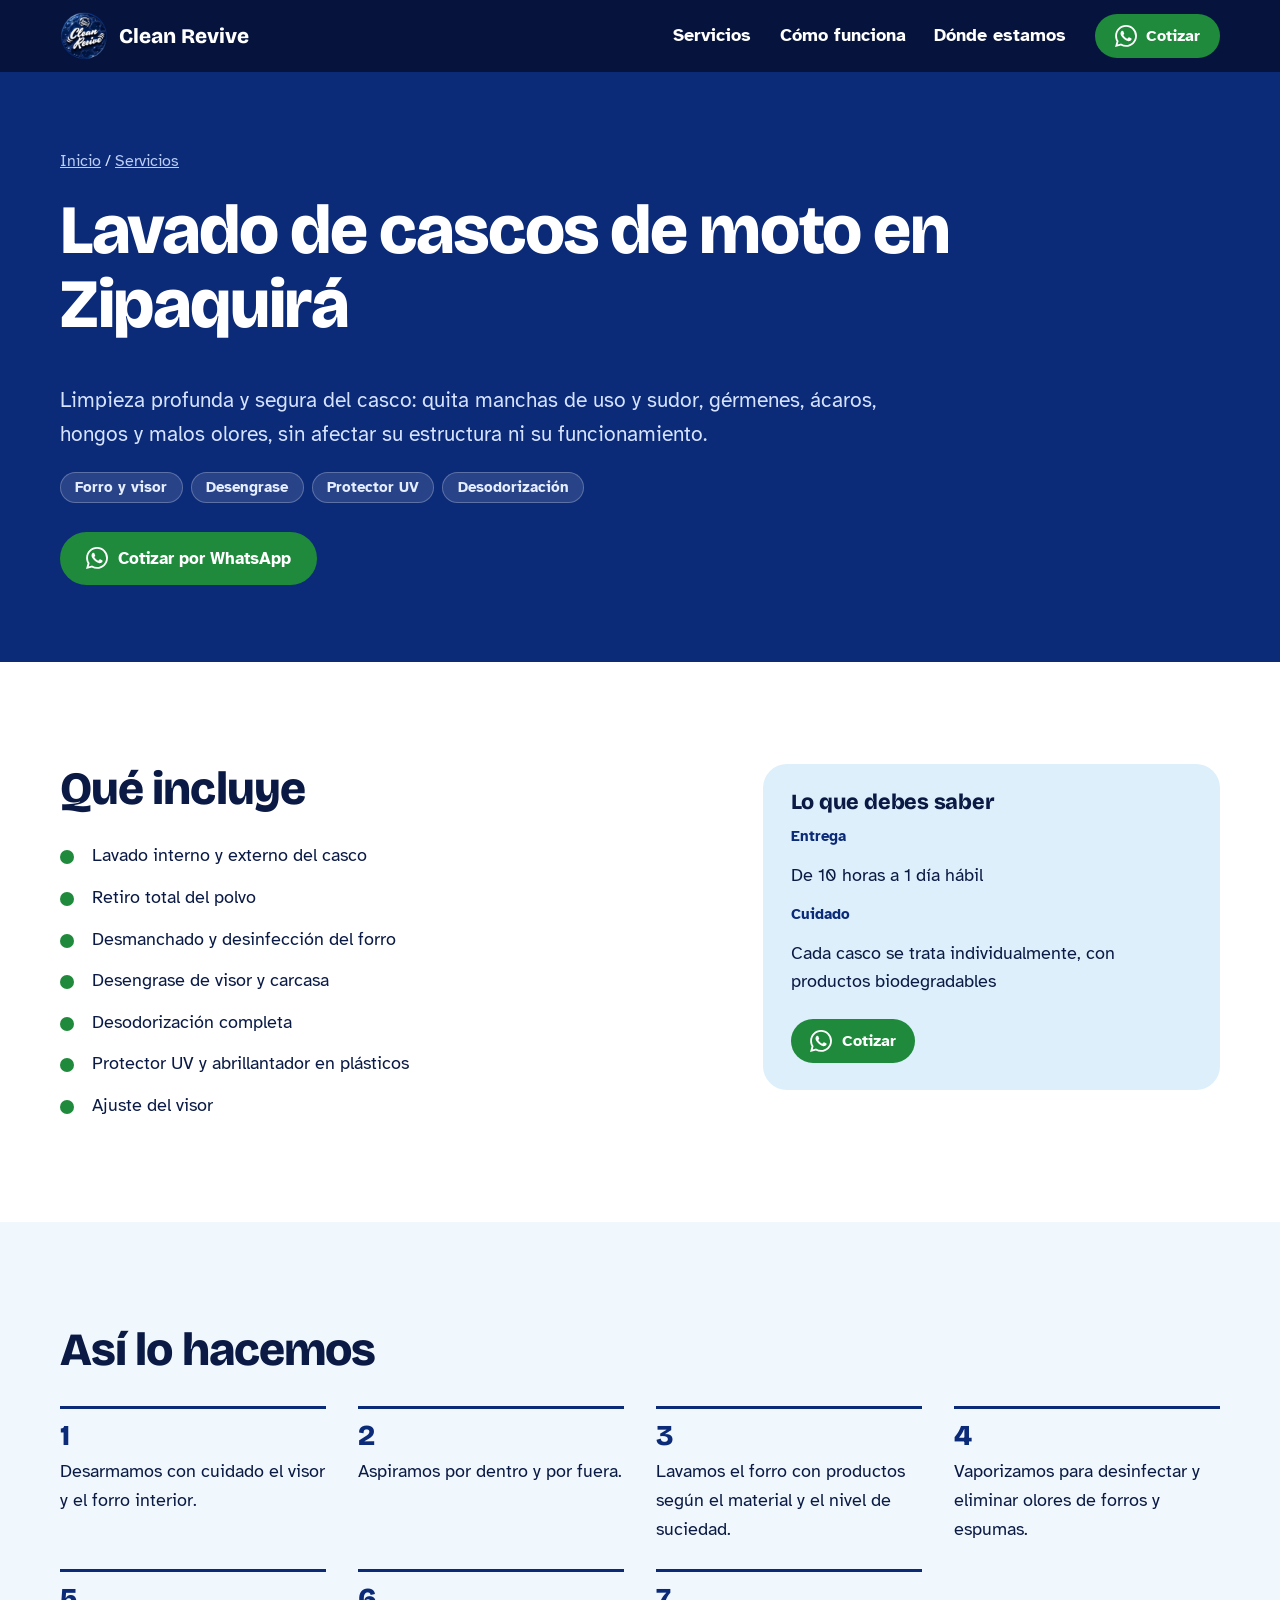
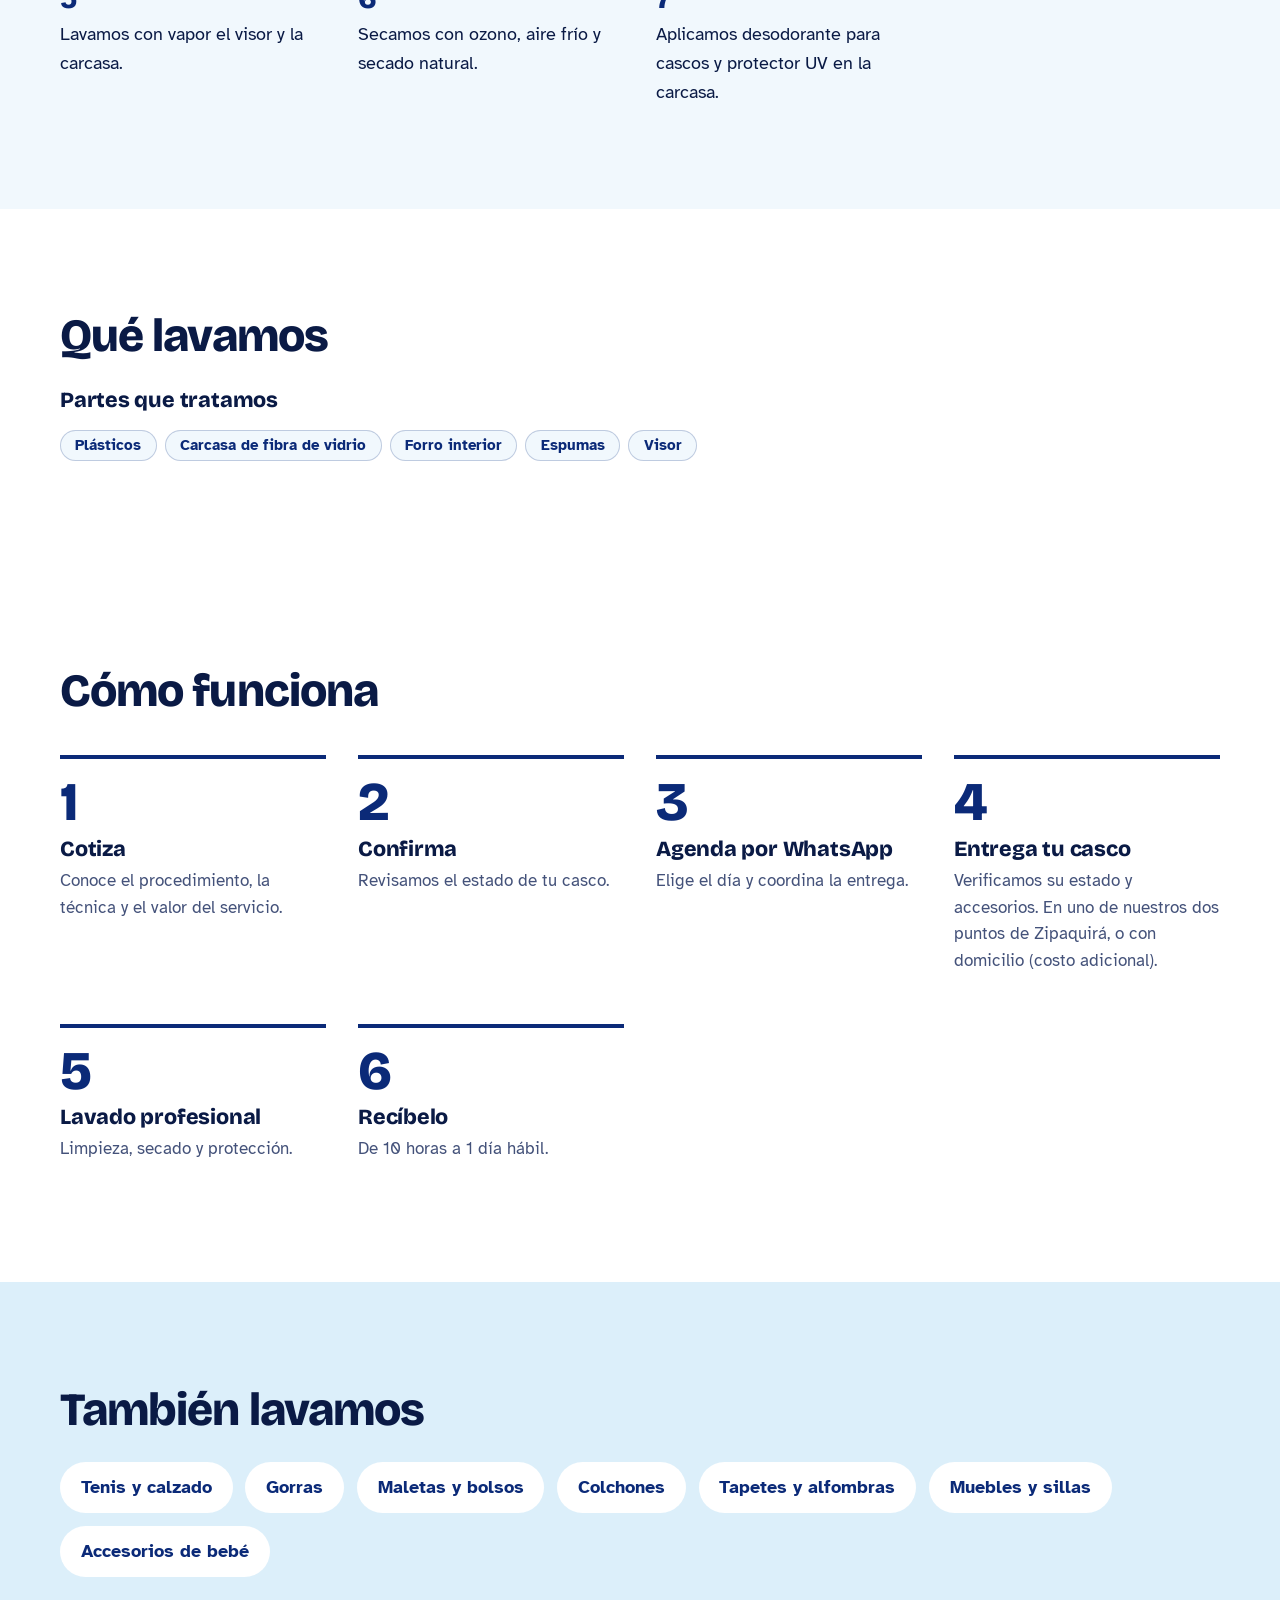
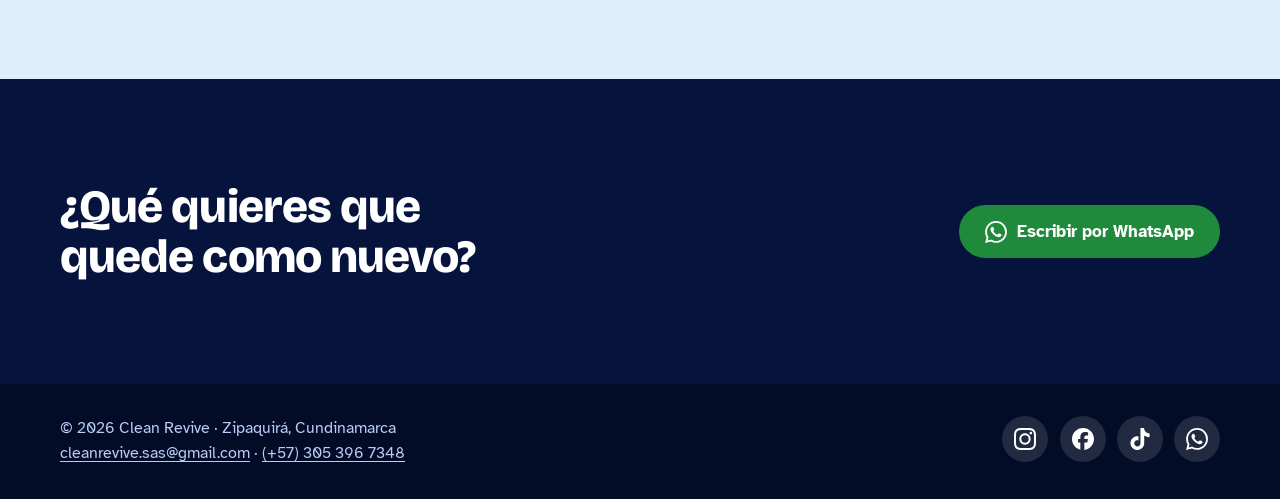
<file: lavado-de-casco-de-moto/index.html>
<!doctype html>
<html lang="es">
<head>
<meta charset="utf-8">
<meta name="viewport" content="width=device-width, initial-scale=1">
<title>Lavado de cascos de moto en Zipaquirá | Clean Revive</title>
<meta name="description" content="Lavado e higienización de cascos de moto en Zipaquirá: forro, visor y carcasa. Entrega en 10 horas a 1 día hábil.">
<meta name="theme-color" content="#06143d">
<link rel="icon" href="../img/logo-128.png">
<link rel="preconnect" href="https://fonts.googleapis.com">
<link rel="preconnect" href="https://fonts.gstatic.com" crossorigin>
<link href="https://fonts.googleapis.com/css2?family=Atkinson+Hyperlegible:wght@400;700&family=Bricolage+Grotesque:opsz,wght@12..96,700;12..96,800&display=swap" rel="stylesheet">
<link rel="stylesheet" href="../styles.css">
</head>
<body>
<a class="skip" href="#contenido">Ir al contenido</a>
<header class="top">
  <div class="wrap">
    <a class="brand" href=".././"><img src="../img/logo-128.png" srcset="../img/logo-128.png 1x, ../img/logo-256.png 2x" alt="" width="48" height="48"><span>Clean Revive</span></a>
    <nav aria-label="Principal">
      <a href=".././#servicios">Servicios</a>
      <a href=".././#como-funciona">Cómo funciona</a>
      <a href=".././#contacto">Dónde estamos</a>
      <a class="btn btn-wa btn-sm" href="https://wa.me/573053967348?text=Hola%20Clean%20Revive%2C%20quiero%20cotizar%20el%20lavado%20de%20mi%20casco" target="_blank" rel="noopener"><svg viewBox="0 0 24 24" aria-hidden="true"><path d="M17.472 14.382c-.297-.149-1.758-.867-2.03-.967-.273-.099-.471-.148-.67.15-.197.297-.767.966-.94 1.164-.173.199-.347.223-.644.075-.297-.15-1.255-.463-2.39-1.475-.883-.788-1.48-1.761-1.653-2.059-.173-.297-.018-.458.13-.606.134-.133.298-.347.446-.52.149-.174.198-.298.298-.497.099-.198.05-.371-.025-.52-.075-.149-.669-1.612-.916-2.207-.242-.579-.487-.5-.669-.51-.173-.008-.371-.01-.57-.01-.198 0-.52.074-.792.372-.272.297-1.04 1.016-1.04 2.479 0 1.462 1.065 2.875 1.213 3.074.149.198 2.096 3.2 5.077 4.487.709.306 1.262.489 1.694.625.712.227 1.36.195 1.871.118.571-.085 1.758-.719 2.006-1.413.248-.694.248-1.289.173-1.413-.074-.124-.272-.198-.57-.347m-5.421 7.403h-.004a9.87 9.87 0 01-5.031-1.378l-.361-.214-3.741.982.998-3.648-.235-.374a9.86 9.86 0 01-1.51-5.26c.001-5.45 4.436-9.884 9.888-9.884 2.64 0 5.122 1.03 6.988 2.898a9.825 9.825 0 012.893 6.994c-.003 5.45-4.437 9.884-9.885 9.884m8.413-18.297A11.815 11.815 0 0012.05 0C5.495 0 .16 5.335.157 11.892c0 2.096.547 4.142 1.588 5.945L.057 24l6.305-1.654a11.882 11.882 0 005.683 1.448h.005c6.554 0 11.89-5.335 11.893-11.893a11.821 11.821 0 00-3.48-8.413Z"/></svg>Cotizar</a>
    </nav>
  </div>
</header>
<main id="contenido">
<section class="hero on-dark">
  <div class="wrap ">
    <div>
      <p class="crumb"><a href="../">Inicio</a> / <a href="../#servicios">Servicios</a></p>
      <h1>Lavado de cascos de moto en Zipaquirá</h1>
      <p class="lead">Limpieza profunda y segura del casco: quita manchas de uso y sudor, gérmenes, ácaros, hongos y malos olores, sin afectar su estructura ni su funcionamiento.</p>
      <ul class="chips chips-on-dark"><li>Forro y visor</li><li>Desengrase</li><li>Protector UV</li><li>Desodorización</li></ul>
      <div class="hero-actions"><a class="btn btn-wa " href="https://wa.me/573053967348?text=Hola%20Clean%20Revive%2C%20quiero%20cotizar%20el%20lavado%20de%20mi%20casco" target="_blank" rel="noopener"><svg viewBox="0 0 24 24" aria-hidden="true"><path d="M17.472 14.382c-.297-.149-1.758-.867-2.03-.967-.273-.099-.471-.148-.67.15-.197.297-.767.966-.94 1.164-.173.199-.347.223-.644.075-.297-.15-1.255-.463-2.39-1.475-.883-.788-1.48-1.761-1.653-2.059-.173-.297-.018-.458.13-.606.134-.133.298-.347.446-.52.149-.174.198-.298.298-.497.099-.198.05-.371-.025-.52-.075-.149-.669-1.612-.916-2.207-.242-.579-.487-.5-.669-.51-.173-.008-.371-.01-.57-.01-.198 0-.52.074-.792.372-.272.297-1.04 1.016-1.04 2.479 0 1.462 1.065 2.875 1.213 3.074.149.198 2.096 3.2 5.077 4.487.709.306 1.262.489 1.694.625.712.227 1.36.195 1.871.118.571-.085 1.758-.719 2.006-1.413.248-.694.248-1.289.173-1.413-.074-.124-.272-.198-.57-.347m-5.421 7.403h-.004a9.87 9.87 0 01-5.031-1.378l-.361-.214-3.741.982.998-3.648-.235-.374a9.86 9.86 0 01-1.51-5.26c.001-5.45 4.436-9.884 9.888-9.884 2.64 0 5.122 1.03 6.988 2.898a9.825 9.825 0 012.893 6.994c-.003 5.45-4.437 9.884-9.885 9.884m8.413-18.297A11.815 11.815 0 0012.05 0C5.495 0 .16 5.335.157 11.892c0 2.096.547 4.142 1.588 5.945L.057 24l6.305-1.654a11.882 11.882 0 005.683 1.448h.005c6.554 0 11.89-5.335 11.893-11.893a11.821 11.821 0 00-3.48-8.413Z"/></svg>Cotizar por WhatsApp</a></div>
    </div>
    
  </div>
</section>

<section class="detalle block">
  <div class="wrap detalle-grid">
    <div>
      <h2>Qué incluye</h2>
      <ul class="checks"><li>Lavado interno y externo del casco</li><li>Retiro total del polvo</li><li>Desmanchado y desinfección del forro</li><li>Desengrase de visor y carcasa</li><li>Desodorización completa</li><li>Protector UV y abrillantador en plásticos</li><li>Ajuste del visor</li></ul>
    </div>
    <aside class="ficha">
      <h3>Lo que debes saber</h3>
      <dl><dt>Entrega</dt><dd>De 10 horas a 1 día hábil</dd><dt>Cuidado</dt><dd>Cada casco se trata individualmente, con productos biodegradables</dd></dl>
      <div class="ficha-cta"><a class="btn btn-wa btn-sm" href="https://wa.me/573053967348?text=Hola%20Clean%20Revive%2C%20quiero%20cotizar%20el%20lavado%20de%20mi%20casco" target="_blank" rel="noopener"><svg viewBox="0 0 24 24" aria-hidden="true"><path d="M17.472 14.382c-.297-.149-1.758-.867-2.03-.967-.273-.099-.471-.148-.67.15-.197.297-.767.966-.94 1.164-.173.199-.347.223-.644.075-.297-.15-1.255-.463-2.39-1.475-.883-.788-1.48-1.761-1.653-2.059-.173-.297-.018-.458.13-.606.134-.133.298-.347.446-.52.149-.174.198-.298.298-.497.099-.198.05-.371-.025-.52-.075-.149-.669-1.612-.916-2.207-.242-.579-.487-.5-.669-.51-.173-.008-.371-.01-.57-.01-.198 0-.52.074-.792.372-.272.297-1.04 1.016-1.04 2.479 0 1.462 1.065 2.875 1.213 3.074.149.198 2.096 3.2 5.077 4.487.709.306 1.262.489 1.694.625.712.227 1.36.195 1.871.118.571-.085 1.758-.719 2.006-1.413.248-.694.248-1.289.173-1.413-.074-.124-.272-.198-.57-.347m-5.421 7.403h-.004a9.87 9.87 0 01-5.031-1.378l-.361-.214-3.741.982.998-3.648-.235-.374a9.86 9.86 0 01-1.51-5.26c.001-5.45 4.436-9.884 9.888-9.884 2.64 0 5.122 1.03 6.988 2.898a9.825 9.825 0 012.893 6.994c-.003 5.45-4.437 9.884-9.885 9.884m8.413-18.297A11.815 11.815 0 0012.05 0C5.495 0 .16 5.335.157 11.892c0 2.096.547 4.142 1.588 5.945L.057 24l6.305-1.654a11.882 11.882 0 005.683 1.448h.005c6.554 0 11.89-5.335 11.893-11.893a11.821 11.821 0 00-3.48-8.413Z"/></svg>Cotizar</a></div>
    </aside>
  </div>
</section>
<section class="tecnico block"><div class="wrap"><h2>Así lo hacemos</h2><ol><li>Desarmamos con cuidado el visor y el forro interior.</li><li>Aspiramos por dentro y por fuera.</li><li>Lavamos el forro con productos según el material y el nivel de suciedad.</li><li>Vaporizamos para desinfectar y eliminar olores de forros y espumas.</li><li>Lavamos con vapor el visor y la carcasa.</li><li>Secamos con ozono, aire frío y secado natural.</li><li>Aplicamos desodorante para cascos y protector UV en la carcasa.</li></ol></div></section>
<section class="lava block"><div class="wrap"><h2>Qué lavamos</h2><div class="lava-grid"><div><h3>Partes que tratamos</h3><ul class="chips chips-on-light"><li>Plásticos</li><li>Carcasa de fibra de vidrio</li><li>Forro interior</li><li>Espumas</li><li>Visor</li></ul></div></div></div></section>
<section class="pasos block" id="como-funciona"><div class="wrap">
    <h2>Cómo funciona</h2>
    <ol><li><h3>Cotiza</h3><p>Conoce el procedimiento, la técnica y el valor del servicio.</p></li><li><h3>Confirma</h3><p>Revisamos el estado de tu casco.</p></li><li><h3>Agenda por WhatsApp</h3><p>Elige el día y coordina la entrega.</p></li><li><h3>Entrega tu casco</h3><p>Verificamos su estado y accesorios. En uno de nuestros dos puntos de Zipaquirá, o con domicilio (costo adicional).</p></li><li><h3>Lavado profesional</h3><p>Limpieza, secado y protección.</p></li><li><h3>Recíbelo</h3><p>De 10 horas a 1 día hábil.</p></li></ol>
  </div></section>
<section class="otros block"><div class="wrap"><h2>También lavamos</h2><ul><li><a href="../lavado-de-tenis-y-todo-tipo-de-calzado/">Tenis y calzado</a></li><li><a href="../lavado-de-gorras/">Gorras</a></li><li><a href="../lavado-de-maletas-y-bolsos/">Maletas y bolsos</a></li><li><a href="../lavado-e-higienizacion-de-colchones/">Colchones</a></li><li><a href="../lavado-de-tapetes-y-alfombras-residenciales/">Tapetes y alfombras</a></li><li><a href="../lavado-e-higienizacion-de-muebles-y-sillas-de-comedor/">Muebles y sillas</a></li><li><a href="../lavado-e-higienizacion-de-accesorios-para-bebe/">Accesorios de bebé</a></li></ul></div></section>
<section class="cierre block on-dark"><div class="wrap">
    <h2>¿Qué quieres que quede como nuevo?</h2>
    <a class="btn btn-wa " href="https://wa.me/573053967348?text=Hola%20Clean%20Revive%2C%20quiero%20cotizar%20el%20lavado%20de%20mi%20casco" target="_blank" rel="noopener"><svg viewBox="0 0 24 24" aria-hidden="true"><path d="M17.472 14.382c-.297-.149-1.758-.867-2.03-.967-.273-.099-.471-.148-.67.15-.197.297-.767.966-.94 1.164-.173.199-.347.223-.644.075-.297-.15-1.255-.463-2.39-1.475-.883-.788-1.48-1.761-1.653-2.059-.173-.297-.018-.458.13-.606.134-.133.298-.347.446-.52.149-.174.198-.298.298-.497.099-.198.05-.371-.025-.52-.075-.149-.669-1.612-.916-2.207-.242-.579-.487-.5-.669-.51-.173-.008-.371-.01-.57-.01-.198 0-.52.074-.792.372-.272.297-1.04 1.016-1.04 2.479 0 1.462 1.065 2.875 1.213 3.074.149.198 2.096 3.2 5.077 4.487.709.306 1.262.489 1.694.625.712.227 1.36.195 1.871.118.571-.085 1.758-.719 2.006-1.413.248-.694.248-1.289.173-1.413-.074-.124-.272-.198-.57-.347m-5.421 7.403h-.004a9.87 9.87 0 01-5.031-1.378l-.361-.214-3.741.982.998-3.648-.235-.374a9.86 9.86 0 01-1.51-5.26c.001-5.45 4.436-9.884 9.888-9.884 2.64 0 5.122 1.03 6.988 2.898a9.825 9.825 0 012.893 6.994c-.003 5.45-4.437 9.884-9.885 9.884m8.413-18.297A11.815 11.815 0 0012.05 0C5.495 0 .16 5.335.157 11.892c0 2.096.547 4.142 1.588 5.945L.057 24l6.305-1.654a11.882 11.882 0 005.683 1.448h.005c6.554 0 11.89-5.335 11.893-11.893a11.821 11.821 0 00-3.48-8.413Z"/></svg>Escribir por WhatsApp</a>
  </div></section>
</main>
<footer class="pie">
  <div class="wrap">
    <div>
      <span>© 2026 Clean Revive · Zipaquirá, Cundinamarca</span><br>
      <a href="mailto:cleanrevive.sas@gmail.com">cleanrevive.sas@gmail.com</a> · <a href="https://wa.me/573053967348" target="_blank" rel="noopener">(+57) 305 396 7348</a>
    </div>
    <div class="redes "><a class="red red-instagram" href="https://www.instagram.com/clean_revive" target="_blank" rel="noopener" aria-label="Instagram"><svg viewBox="0 0 24 24" aria-hidden="true"><path d="M7.0301.084c-1.2768.0602-2.1487.264-2.911.5634-.7888.3075-1.4575.72-2.1228 1.3877-.6652.6677-1.075 1.3368-1.3802 2.127-.2954.7638-.4956 1.6365-.552 2.914-.0564 1.2775-.0689 1.6882-.0626 4.947.0062 3.2586.0206 3.6671.0825 4.9473.061 1.2765.264 2.1482.5635 2.9107.308.7889.72 1.4573 1.388 2.1228.6679.6655 1.3365 1.0743 2.1285 1.38.7632.295 1.6361.4961 2.9134.552 1.2773.056 1.6884.069 4.9462.0627 3.2578-.0062 3.668-.0207 4.9478-.0814 1.28-.0607 2.147-.2652 2.9098-.5633.7889-.3086 1.4578-.72 2.1228-1.3881.665-.6682 1.0745-1.3378 1.3795-2.1284.2957-.7632.4966-1.636.552-2.9124.056-1.2809.0692-1.6898.063-4.948-.0063-3.2583-.021-3.6668-.0817-4.9465-.0607-1.2797-.264-2.1487-.5633-2.9117-.3084-.7889-.72-1.4568-1.3876-2.1228C21.2982 1.33 20.628.9208 19.8378.6165 19.074.321 18.2017.1197 16.9244.0645 15.6471.0093 15.236-.005 11.977.0014 8.718.0076 8.31.0215 7.0301.0839m.1402 21.6932c-1.17-.0509-1.8053-.2453-2.2287-.408-.5606-.216-.96-.4771-1.3819-.895-.422-.4178-.6811-.8186-.9-1.378-.1644-.4234-.3624-1.058-.4171-2.228-.0595-1.2645-.072-1.6442-.079-4.848-.007-3.2037.0053-3.583.0607-4.848.05-1.169.2456-1.805.408-2.2282.216-.5613.4762-.96.895-1.3816.4188-.4217.8184-.6814 1.3783-.9003.423-.1651 1.0575-.3614 2.227-.4171 1.2655-.06 1.6447-.072 4.848-.079 3.2033-.007 3.5835.005 4.8495.0608 1.169.0508 1.8053.2445 2.228.408.5608.216.96.4754 1.3816.895.4217.4194.6816.8176.9005 1.3787.1653.4217.3617 1.056.4169 2.2263.0602 1.2655.0739 1.645.0796 4.848.0058 3.203-.0055 3.5834-.061 4.848-.051 1.17-.245 1.8055-.408 2.2294-.216.5604-.4763.96-.8954 1.3814-.419.4215-.8181.6811-1.3783.9-.4224.1649-1.0577.3617-2.2262.4174-1.2656.0595-1.6448.072-4.8493.079-3.2045.007-3.5825-.006-4.848-.0608M16.953 5.5864A1.44 1.44 0 1 0 18.39 4.144a1.44 1.44 0 0 0-1.437 1.4424M5.8385 12.012c.0067 3.4032 2.7706 6.1557 6.173 6.1493 3.4026-.0065 6.157-2.7701 6.1506-6.1733-.0065-3.4032-2.771-6.1565-6.174-6.1498-3.403.0067-6.156 2.771-6.1496 6.1738M8 12.0077a4 4 0 1 1 4.008 3.9921A3.9996 3.9996 0 0 1 8 12.0077"/></svg></a><a class="red red-facebook" href="https://www.facebook.com/share/1Z6h78SNnJ/" target="_blank" rel="noopener" aria-label="Facebook"><svg viewBox="0 0 24 24" aria-hidden="true"><path d="M9.101 23.691v-7.98H6.627v-3.667h2.474v-1.58c0-4.085 1.848-5.978 5.858-5.978.401 0 .955.042 1.468.103a8.68 8.68 0 0 1 1.141.195v3.325a8.623 8.623 0 0 0-.653-.036 26.805 26.805 0 0 0-.733-.009c-.707 0-1.259.096-1.675.309a1.686 1.686 0 0 0-.679.622c-.258.42-.374.995-.374 1.752v1.297h3.919l-.386 2.103-.287 1.564h-3.246v8.245C19.396 23.238 24 18.179 24 12.044c0-6.627-5.373-12-12-12s-12 5.373-12 12c0 5.628 3.874 10.35 9.101 11.647Z"/></svg></a><a class="red red-tiktok" href="https://www.tiktok.com/@clean_revive" target="_blank" rel="noopener" aria-label="TikTok"><svg viewBox="0 0 24 24" aria-hidden="true"><path d="M12.525.02c1.31-.02 2.61-.01 3.91-.02.08 1.53.63 3.09 1.75 4.17 1.12 1.11 2.7 1.62 4.24 1.79v4.03c-1.44-.05-2.89-.35-4.2-.97-.57-.26-1.1-.59-1.62-.93-.01 2.92.01 5.84-.02 8.75-.08 1.4-.54 2.79-1.35 3.94-1.31 1.92-3.58 3.17-5.91 3.21-1.43.08-2.86-.31-4.08-1.03-2.02-1.19-3.44-3.37-3.65-5.71-.02-.5-.03-1-.01-1.49.18-1.9 1.12-3.72 2.58-4.96 1.66-1.44 3.98-2.13 6.15-1.72.02 1.48-.04 2.96-.04 4.44-.99-.32-2.15-.23-3.02.37-.63.41-1.11 1.04-1.36 1.75-.21.51-.15 1.07-.14 1.61.24 1.64 1.82 3.02 3.5 2.87 1.12-.01 2.19-.66 2.77-1.61.19-.33.4-.67.41-1.06.1-1.79.06-3.57.07-5.36.01-4.03-.01-8.05.02-12.07z"/></svg></a><a class="red red-whatsapp" href="https://wa.me/573053967348" target="_blank" rel="noopener" aria-label="WhatsApp"><svg viewBox="0 0 24 24" aria-hidden="true"><path d="M17.472 14.382c-.297-.149-1.758-.867-2.03-.967-.273-.099-.471-.148-.67.15-.197.297-.767.966-.94 1.164-.173.199-.347.223-.644.075-.297-.15-1.255-.463-2.39-1.475-.883-.788-1.48-1.761-1.653-2.059-.173-.297-.018-.458.13-.606.134-.133.298-.347.446-.52.149-.174.198-.298.298-.497.099-.198.05-.371-.025-.52-.075-.149-.669-1.612-.916-2.207-.242-.579-.487-.5-.669-.51-.173-.008-.371-.01-.57-.01-.198 0-.52.074-.792.372-.272.297-1.04 1.016-1.04 2.479 0 1.462 1.065 2.875 1.213 3.074.149.198 2.096 3.2 5.077 4.487.709.306 1.262.489 1.694.625.712.227 1.36.195 1.871.118.571-.085 1.758-.719 2.006-1.413.248-.694.248-1.289.173-1.413-.074-.124-.272-.198-.57-.347m-5.421 7.403h-.004a9.87 9.87 0 01-5.031-1.378l-.361-.214-3.741.982.998-3.648-.235-.374a9.86 9.86 0 01-1.51-5.26c.001-5.45 4.436-9.884 9.888-9.884 2.64 0 5.122 1.03 6.988 2.898a9.825 9.825 0 012.893 6.994c-.003 5.45-4.437 9.884-9.885 9.884m8.413-18.297A11.815 11.815 0 0012.05 0C5.495 0 .16 5.335.157 11.892c0 2.096.547 4.142 1.588 5.945L.057 24l6.305-1.654a11.882 11.882 0 005.683 1.448h.005c6.554 0 11.89-5.335 11.893-11.893a11.821 11.821 0 00-3.48-8.413Z"/></svg></a></div>
  </div>
</footer>
<script src="../script.js"></script>
</body>
</html>
</file>
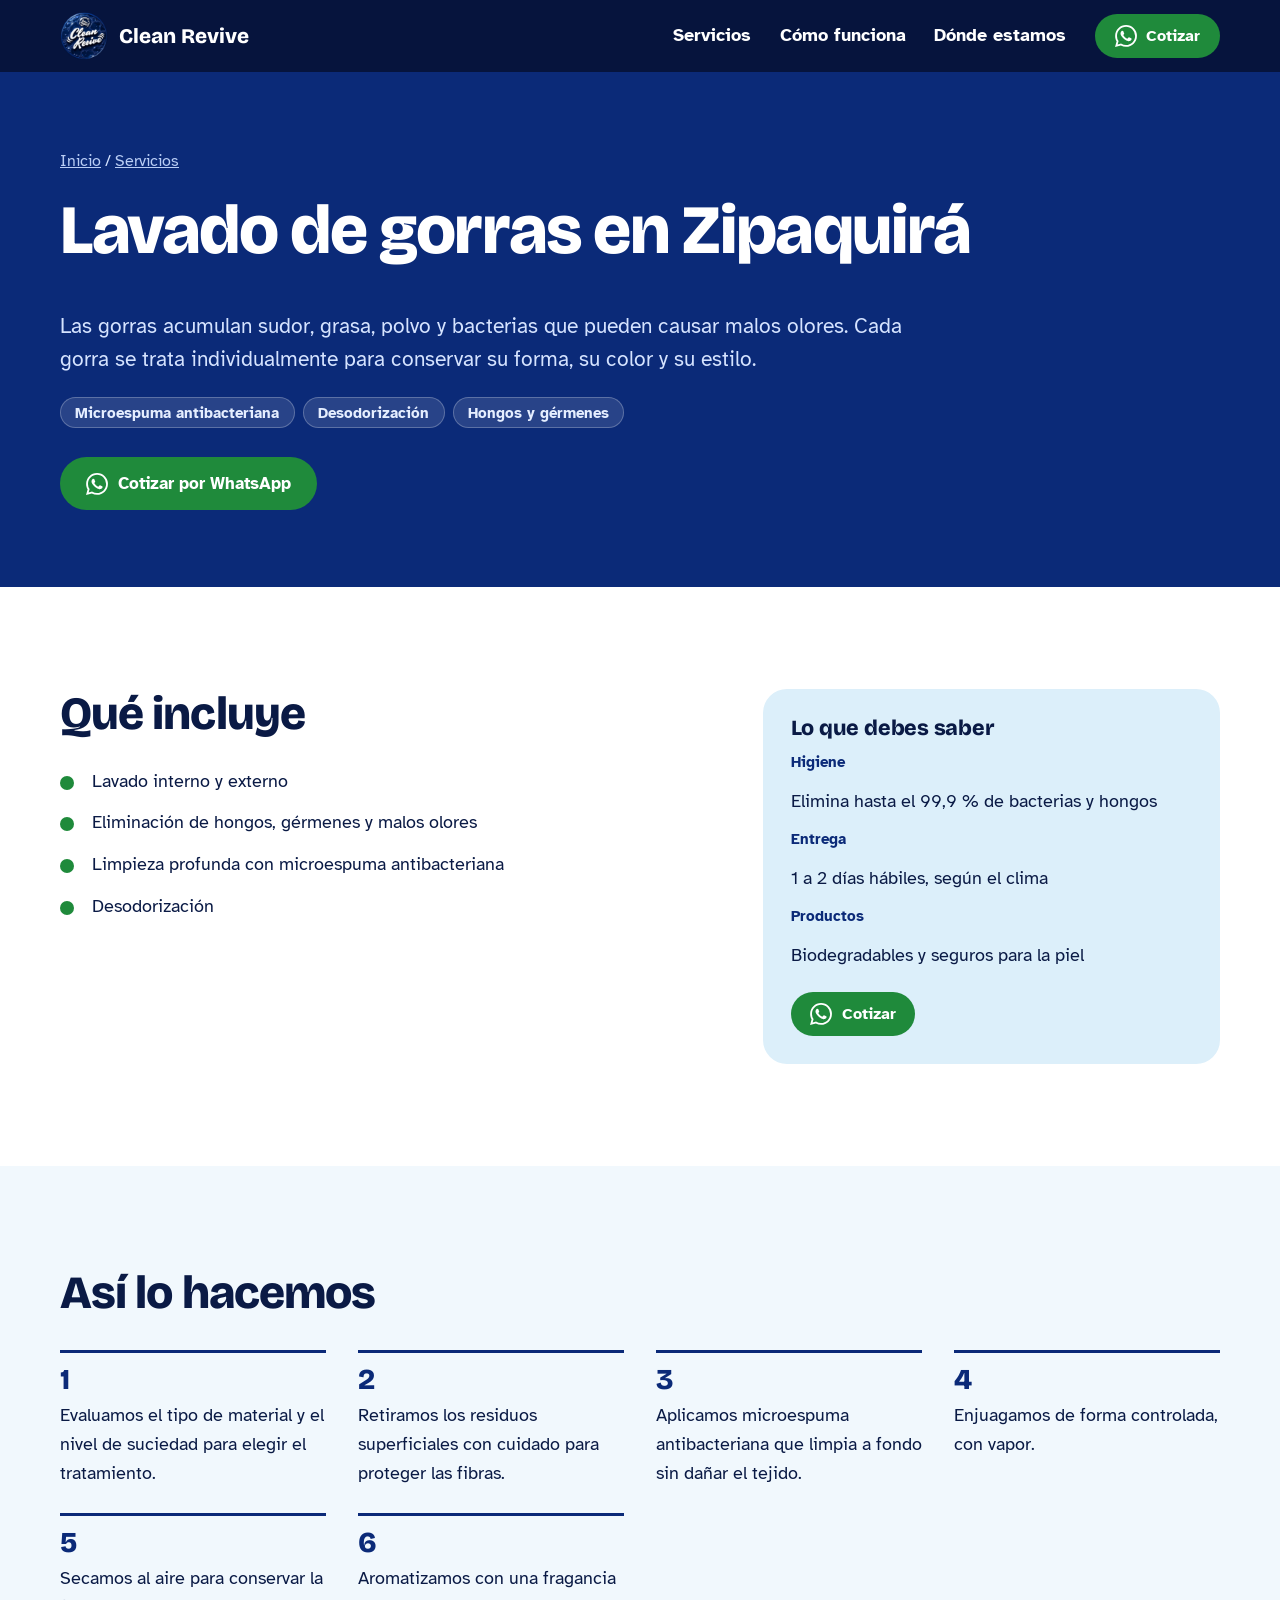
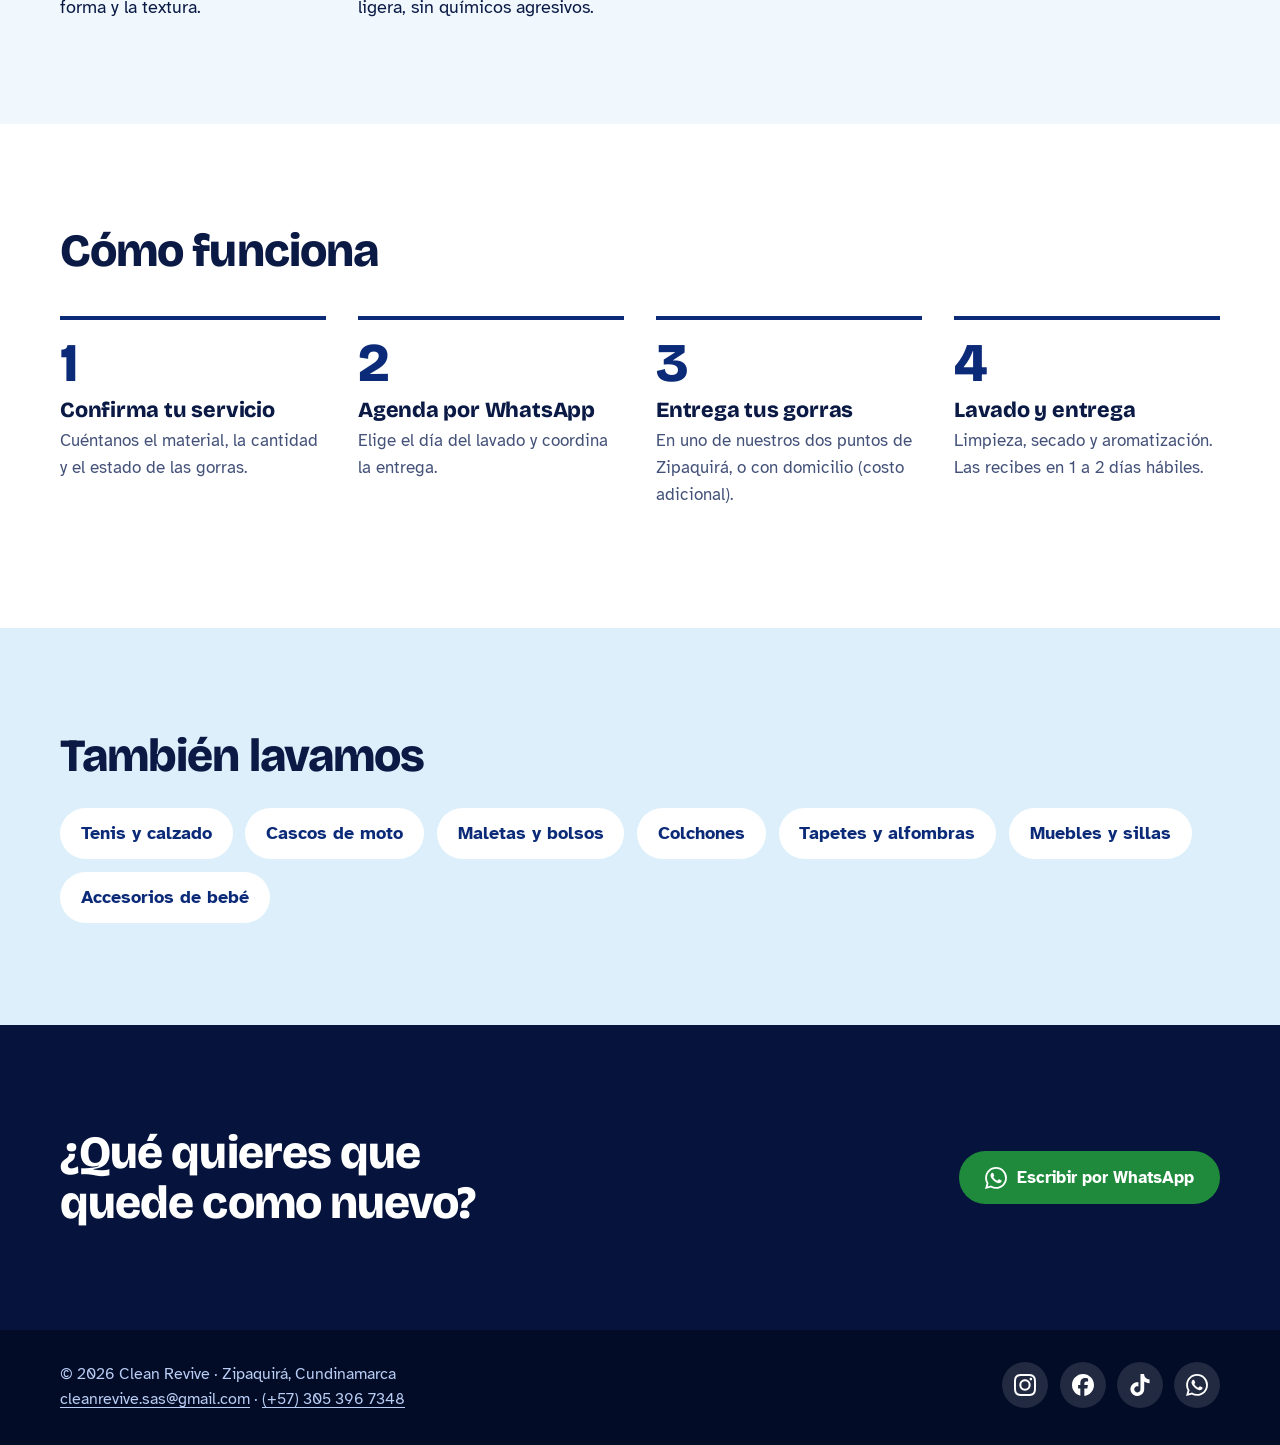
<file: lavado-de-gorras/index.html>
<!doctype html>
<html lang="es">
<head>
<meta charset="utf-8">
<meta name="viewport" content="width=device-width, initial-scale=1">
<title>Lavado de gorras en Zipaquirá | Clean Revive</title>
<meta name="description" content="Lavado e higienización de gorras en Zipaquirá con microespuma antibacteriana. Entrega en 1 a 2 días hábiles.">
<meta name="theme-color" content="#06143d">
<link rel="icon" href="../img/logo-128.png">
<link rel="preconnect" href="https://fonts.googleapis.com">
<link rel="preconnect" href="https://fonts.gstatic.com" crossorigin>
<link href="https://fonts.googleapis.com/css2?family=Atkinson+Hyperlegible:wght@400;700&family=Bricolage+Grotesque:opsz,wght@12..96,700;12..96,800&display=swap" rel="stylesheet">
<link rel="stylesheet" href="../styles.css">
</head>
<body>
<a class="skip" href="#contenido">Ir al contenido</a>
<header class="top">
  <div class="wrap">
    <a class="brand" href=".././"><img src="../img/logo-128.png" srcset="../img/logo-128.png 1x, ../img/logo-256.png 2x" alt="" width="48" height="48"><span>Clean Revive</span></a>
    <nav aria-label="Principal">
      <a href=".././#servicios">Servicios</a>
      <a href=".././#como-funciona">Cómo funciona</a>
      <a href=".././#contacto">Dónde estamos</a>
      <a class="btn btn-wa btn-sm" href="https://wa.me/573053967348?text=Hola%20Clean%20Revive%2C%20quiero%20cotizar%20el%20lavado%20de%20gorras" target="_blank" rel="noopener"><svg viewBox="0 0 24 24" aria-hidden="true"><path d="M17.472 14.382c-.297-.149-1.758-.867-2.03-.967-.273-.099-.471-.148-.67.15-.197.297-.767.966-.94 1.164-.173.199-.347.223-.644.075-.297-.15-1.255-.463-2.39-1.475-.883-.788-1.48-1.761-1.653-2.059-.173-.297-.018-.458.13-.606.134-.133.298-.347.446-.52.149-.174.198-.298.298-.497.099-.198.05-.371-.025-.52-.075-.149-.669-1.612-.916-2.207-.242-.579-.487-.5-.669-.51-.173-.008-.371-.01-.57-.01-.198 0-.52.074-.792.372-.272.297-1.04 1.016-1.04 2.479 0 1.462 1.065 2.875 1.213 3.074.149.198 2.096 3.2 5.077 4.487.709.306 1.262.489 1.694.625.712.227 1.36.195 1.871.118.571-.085 1.758-.719 2.006-1.413.248-.694.248-1.289.173-1.413-.074-.124-.272-.198-.57-.347m-5.421 7.403h-.004a9.87 9.87 0 01-5.031-1.378l-.361-.214-3.741.982.998-3.648-.235-.374a9.86 9.86 0 01-1.51-5.26c.001-5.45 4.436-9.884 9.888-9.884 2.64 0 5.122 1.03 6.988 2.898a9.825 9.825 0 012.893 6.994c-.003 5.45-4.437 9.884-9.885 9.884m8.413-18.297A11.815 11.815 0 0012.05 0C5.495 0 .16 5.335.157 11.892c0 2.096.547 4.142 1.588 5.945L.057 24l6.305-1.654a11.882 11.882 0 005.683 1.448h.005c6.554 0 11.89-5.335 11.893-11.893a11.821 11.821 0 00-3.48-8.413Z"/></svg>Cotizar</a>
    </nav>
  </div>
</header>
<main id="contenido">
<section class="hero on-dark">
  <div class="wrap ">
    <div>
      <p class="crumb"><a href="../">Inicio</a> / <a href="../#servicios">Servicios</a></p>
      <h1>Lavado de gorras en Zipaquirá</h1>
      <p class="lead">Las gorras acumulan sudor, grasa, polvo y bacterias que pueden causar malos olores. Cada gorra se trata individualmente para conservar su forma, su color y su estilo.</p>
      <ul class="chips chips-on-dark"><li>Microespuma antibacteriana</li><li>Desodorización</li><li>Hongos y gérmenes</li></ul>
      <div class="hero-actions"><a class="btn btn-wa " href="https://wa.me/573053967348?text=Hola%20Clean%20Revive%2C%20quiero%20cotizar%20el%20lavado%20de%20gorras" target="_blank" rel="noopener"><svg viewBox="0 0 24 24" aria-hidden="true"><path d="M17.472 14.382c-.297-.149-1.758-.867-2.03-.967-.273-.099-.471-.148-.67.15-.197.297-.767.966-.94 1.164-.173.199-.347.223-.644.075-.297-.15-1.255-.463-2.39-1.475-.883-.788-1.48-1.761-1.653-2.059-.173-.297-.018-.458.13-.606.134-.133.298-.347.446-.52.149-.174.198-.298.298-.497.099-.198.05-.371-.025-.52-.075-.149-.669-1.612-.916-2.207-.242-.579-.487-.5-.669-.51-.173-.008-.371-.01-.57-.01-.198 0-.52.074-.792.372-.272.297-1.04 1.016-1.04 2.479 0 1.462 1.065 2.875 1.213 3.074.149.198 2.096 3.2 5.077 4.487.709.306 1.262.489 1.694.625.712.227 1.36.195 1.871.118.571-.085 1.758-.719 2.006-1.413.248-.694.248-1.289.173-1.413-.074-.124-.272-.198-.57-.347m-5.421 7.403h-.004a9.87 9.87 0 01-5.031-1.378l-.361-.214-3.741.982.998-3.648-.235-.374a9.86 9.86 0 01-1.51-5.26c.001-5.45 4.436-9.884 9.888-9.884 2.64 0 5.122 1.03 6.988 2.898a9.825 9.825 0 012.893 6.994c-.003 5.45-4.437 9.884-9.885 9.884m8.413-18.297A11.815 11.815 0 0012.05 0C5.495 0 .16 5.335.157 11.892c0 2.096.547 4.142 1.588 5.945L.057 24l6.305-1.654a11.882 11.882 0 005.683 1.448h.005c6.554 0 11.89-5.335 11.893-11.893a11.821 11.821 0 00-3.48-8.413Z"/></svg>Cotizar por WhatsApp</a></div>
    </div>
    
  </div>
</section>

<section class="detalle block">
  <div class="wrap detalle-grid">
    <div>
      <h2>Qué incluye</h2>
      <ul class="checks"><li>Lavado interno y externo</li><li>Eliminación de hongos, gérmenes y malos olores</li><li>Limpieza profunda con microespuma antibacteriana</li><li>Desodorización</li></ul>
    </div>
    <aside class="ficha">
      <h3>Lo que debes saber</h3>
      <dl><dt>Higiene</dt><dd>Elimina hasta el 99,9 % de bacterias y hongos</dd><dt>Entrega</dt><dd>1 a 2 días hábiles, según el clima</dd><dt>Productos</dt><dd>Biodegradables y seguros para la piel</dd></dl>
      <div class="ficha-cta"><a class="btn btn-wa btn-sm" href="https://wa.me/573053967348?text=Hola%20Clean%20Revive%2C%20quiero%20cotizar%20el%20lavado%20de%20gorras" target="_blank" rel="noopener"><svg viewBox="0 0 24 24" aria-hidden="true"><path d="M17.472 14.382c-.297-.149-1.758-.867-2.03-.967-.273-.099-.471-.148-.67.15-.197.297-.767.966-.94 1.164-.173.199-.347.223-.644.075-.297-.15-1.255-.463-2.39-1.475-.883-.788-1.48-1.761-1.653-2.059-.173-.297-.018-.458.13-.606.134-.133.298-.347.446-.52.149-.174.198-.298.298-.497.099-.198.05-.371-.025-.52-.075-.149-.669-1.612-.916-2.207-.242-.579-.487-.5-.669-.51-.173-.008-.371-.01-.57-.01-.198 0-.52.074-.792.372-.272.297-1.04 1.016-1.04 2.479 0 1.462 1.065 2.875 1.213 3.074.149.198 2.096 3.2 5.077 4.487.709.306 1.262.489 1.694.625.712.227 1.36.195 1.871.118.571-.085 1.758-.719 2.006-1.413.248-.694.248-1.289.173-1.413-.074-.124-.272-.198-.57-.347m-5.421 7.403h-.004a9.87 9.87 0 01-5.031-1.378l-.361-.214-3.741.982.998-3.648-.235-.374a9.86 9.86 0 01-1.51-5.26c.001-5.45 4.436-9.884 9.888-9.884 2.64 0 5.122 1.03 6.988 2.898a9.825 9.825 0 012.893 6.994c-.003 5.45-4.437 9.884-9.885 9.884m8.413-18.297A11.815 11.815 0 0012.05 0C5.495 0 .16 5.335.157 11.892c0 2.096.547 4.142 1.588 5.945L.057 24l6.305-1.654a11.882 11.882 0 005.683 1.448h.005c6.554 0 11.89-5.335 11.893-11.893a11.821 11.821 0 00-3.48-8.413Z"/></svg>Cotizar</a></div>
    </aside>
  </div>
</section>
<section class="tecnico block"><div class="wrap"><h2>Así lo hacemos</h2><ol><li>Evaluamos el tipo de material y el nivel de suciedad para elegir el tratamiento.</li><li>Retiramos los residuos superficiales con cuidado para proteger las fibras.</li><li>Aplicamos microespuma antibacteriana que limpia a fondo sin dañar el tejido.</li><li>Enjuagamos de forma controlada, con vapor.</li><li>Secamos al aire para conservar la forma y la textura.</li><li>Aromatizamos con una fragancia ligera, sin químicos agresivos.</li></ol></div></section>

<section class="pasos block" id="como-funciona"><div class="wrap">
    <h2>Cómo funciona</h2>
    <ol><li><h3>Confirma tu servicio</h3><p>Cuéntanos el material, la cantidad y el estado de las gorras.</p></li><li><h3>Agenda por WhatsApp</h3><p>Elige el día del lavado y coordina la entrega.</p></li><li><h3>Entrega tus gorras</h3><p>En uno de nuestros dos puntos de Zipaquirá, o con domicilio (costo adicional).</p></li><li><h3>Lavado y entrega</h3><p>Limpieza, secado y aromatización. Las recibes en 1 a 2 días hábiles.</p></li></ol>
  </div></section>
<section class="otros block"><div class="wrap"><h2>También lavamos</h2><ul><li><a href="../lavado-de-tenis-y-todo-tipo-de-calzado/">Tenis y calzado</a></li><li><a href="../lavado-de-casco-de-moto/">Cascos de moto</a></li><li><a href="../lavado-de-maletas-y-bolsos/">Maletas y bolsos</a></li><li><a href="../lavado-e-higienizacion-de-colchones/">Colchones</a></li><li><a href="../lavado-de-tapetes-y-alfombras-residenciales/">Tapetes y alfombras</a></li><li><a href="../lavado-e-higienizacion-de-muebles-y-sillas-de-comedor/">Muebles y sillas</a></li><li><a href="../lavado-e-higienizacion-de-accesorios-para-bebe/">Accesorios de bebé</a></li></ul></div></section>
<section class="cierre block on-dark"><div class="wrap">
    <h2>¿Qué quieres que quede como nuevo?</h2>
    <a class="btn btn-wa " href="https://wa.me/573053967348?text=Hola%20Clean%20Revive%2C%20quiero%20cotizar%20el%20lavado%20de%20gorras" target="_blank" rel="noopener"><svg viewBox="0 0 24 24" aria-hidden="true"><path d="M17.472 14.382c-.297-.149-1.758-.867-2.03-.967-.273-.099-.471-.148-.67.15-.197.297-.767.966-.94 1.164-.173.199-.347.223-.644.075-.297-.15-1.255-.463-2.39-1.475-.883-.788-1.48-1.761-1.653-2.059-.173-.297-.018-.458.13-.606.134-.133.298-.347.446-.52.149-.174.198-.298.298-.497.099-.198.05-.371-.025-.52-.075-.149-.669-1.612-.916-2.207-.242-.579-.487-.5-.669-.51-.173-.008-.371-.01-.57-.01-.198 0-.52.074-.792.372-.272.297-1.04 1.016-1.04 2.479 0 1.462 1.065 2.875 1.213 3.074.149.198 2.096 3.2 5.077 4.487.709.306 1.262.489 1.694.625.712.227 1.36.195 1.871.118.571-.085 1.758-.719 2.006-1.413.248-.694.248-1.289.173-1.413-.074-.124-.272-.198-.57-.347m-5.421 7.403h-.004a9.87 9.87 0 01-5.031-1.378l-.361-.214-3.741.982.998-3.648-.235-.374a9.86 9.86 0 01-1.51-5.26c.001-5.45 4.436-9.884 9.888-9.884 2.64 0 5.122 1.03 6.988 2.898a9.825 9.825 0 012.893 6.994c-.003 5.45-4.437 9.884-9.885 9.884m8.413-18.297A11.815 11.815 0 0012.05 0C5.495 0 .16 5.335.157 11.892c0 2.096.547 4.142 1.588 5.945L.057 24l6.305-1.654a11.882 11.882 0 005.683 1.448h.005c6.554 0 11.89-5.335 11.893-11.893a11.821 11.821 0 00-3.48-8.413Z"/></svg>Escribir por WhatsApp</a>
  </div></section>
</main>
<footer class="pie">
  <div class="wrap">
    <div>
      <span>© 2026 Clean Revive · Zipaquirá, Cundinamarca</span><br>
      <a href="mailto:cleanrevive.sas@gmail.com">cleanrevive.sas@gmail.com</a> · <a href="https://wa.me/573053967348" target="_blank" rel="noopener">(+57) 305 396 7348</a>
    </div>
    <div class="redes "><a class="red red-instagram" href="https://www.instagram.com/clean_revive" target="_blank" rel="noopener" aria-label="Instagram"><svg viewBox="0 0 24 24" aria-hidden="true"><path d="M7.0301.084c-1.2768.0602-2.1487.264-2.911.5634-.7888.3075-1.4575.72-2.1228 1.3877-.6652.6677-1.075 1.3368-1.3802 2.127-.2954.7638-.4956 1.6365-.552 2.914-.0564 1.2775-.0689 1.6882-.0626 4.947.0062 3.2586.0206 3.6671.0825 4.9473.061 1.2765.264 2.1482.5635 2.9107.308.7889.72 1.4573 1.388 2.1228.6679.6655 1.3365 1.0743 2.1285 1.38.7632.295 1.6361.4961 2.9134.552 1.2773.056 1.6884.069 4.9462.0627 3.2578-.0062 3.668-.0207 4.9478-.0814 1.28-.0607 2.147-.2652 2.9098-.5633.7889-.3086 1.4578-.72 2.1228-1.3881.665-.6682 1.0745-1.3378 1.3795-2.1284.2957-.7632.4966-1.636.552-2.9124.056-1.2809.0692-1.6898.063-4.948-.0063-3.2583-.021-3.6668-.0817-4.9465-.0607-1.2797-.264-2.1487-.5633-2.9117-.3084-.7889-.72-1.4568-1.3876-2.1228C21.2982 1.33 20.628.9208 19.8378.6165 19.074.321 18.2017.1197 16.9244.0645 15.6471.0093 15.236-.005 11.977.0014 8.718.0076 8.31.0215 7.0301.0839m.1402 21.6932c-1.17-.0509-1.8053-.2453-2.2287-.408-.5606-.216-.96-.4771-1.3819-.895-.422-.4178-.6811-.8186-.9-1.378-.1644-.4234-.3624-1.058-.4171-2.228-.0595-1.2645-.072-1.6442-.079-4.848-.007-3.2037.0053-3.583.0607-4.848.05-1.169.2456-1.805.408-2.2282.216-.5613.4762-.96.895-1.3816.4188-.4217.8184-.6814 1.3783-.9003.423-.1651 1.0575-.3614 2.227-.4171 1.2655-.06 1.6447-.072 4.848-.079 3.2033-.007 3.5835.005 4.8495.0608 1.169.0508 1.8053.2445 2.228.408.5608.216.96.4754 1.3816.895.4217.4194.6816.8176.9005 1.3787.1653.4217.3617 1.056.4169 2.2263.0602 1.2655.0739 1.645.0796 4.848.0058 3.203-.0055 3.5834-.061 4.848-.051 1.17-.245 1.8055-.408 2.2294-.216.5604-.4763.96-.8954 1.3814-.419.4215-.8181.6811-1.3783.9-.4224.1649-1.0577.3617-2.2262.4174-1.2656.0595-1.6448.072-4.8493.079-3.2045.007-3.5825-.006-4.848-.0608M16.953 5.5864A1.44 1.44 0 1 0 18.39 4.144a1.44 1.44 0 0 0-1.437 1.4424M5.8385 12.012c.0067 3.4032 2.7706 6.1557 6.173 6.1493 3.4026-.0065 6.157-2.7701 6.1506-6.1733-.0065-3.4032-2.771-6.1565-6.174-6.1498-3.403.0067-6.156 2.771-6.1496 6.1738M8 12.0077a4 4 0 1 1 4.008 3.9921A3.9996 3.9996 0 0 1 8 12.0077"/></svg></a><a class="red red-facebook" href="https://www.facebook.com/share/1Z6h78SNnJ/" target="_blank" rel="noopener" aria-label="Facebook"><svg viewBox="0 0 24 24" aria-hidden="true"><path d="M9.101 23.691v-7.98H6.627v-3.667h2.474v-1.58c0-4.085 1.848-5.978 5.858-5.978.401 0 .955.042 1.468.103a8.68 8.68 0 0 1 1.141.195v3.325a8.623 8.623 0 0 0-.653-.036 26.805 26.805 0 0 0-.733-.009c-.707 0-1.259.096-1.675.309a1.686 1.686 0 0 0-.679.622c-.258.42-.374.995-.374 1.752v1.297h3.919l-.386 2.103-.287 1.564h-3.246v8.245C19.396 23.238 24 18.179 24 12.044c0-6.627-5.373-12-12-12s-12 5.373-12 12c0 5.628 3.874 10.35 9.101 11.647Z"/></svg></a><a class="red red-tiktok" href="https://www.tiktok.com/@clean_revive" target="_blank" rel="noopener" aria-label="TikTok"><svg viewBox="0 0 24 24" aria-hidden="true"><path d="M12.525.02c1.31-.02 2.61-.01 3.91-.02.08 1.53.63 3.09 1.75 4.17 1.12 1.11 2.7 1.62 4.24 1.79v4.03c-1.44-.05-2.89-.35-4.2-.97-.57-.26-1.1-.59-1.62-.93-.01 2.92.01 5.84-.02 8.75-.08 1.4-.54 2.79-1.35 3.94-1.31 1.92-3.58 3.17-5.91 3.21-1.43.08-2.86-.31-4.08-1.03-2.02-1.19-3.44-3.37-3.65-5.71-.02-.5-.03-1-.01-1.49.18-1.9 1.12-3.72 2.58-4.96 1.66-1.44 3.98-2.13 6.15-1.72.02 1.48-.04 2.96-.04 4.44-.99-.32-2.15-.23-3.02.37-.63.41-1.11 1.04-1.36 1.75-.21.51-.15 1.07-.14 1.61.24 1.64 1.82 3.02 3.5 2.87 1.12-.01 2.19-.66 2.77-1.61.19-.33.4-.67.41-1.06.1-1.79.06-3.57.07-5.36.01-4.03-.01-8.05.02-12.07z"/></svg></a><a class="red red-whatsapp" href="https://wa.me/573053967348" target="_blank" rel="noopener" aria-label="WhatsApp"><svg viewBox="0 0 24 24" aria-hidden="true"><path d="M17.472 14.382c-.297-.149-1.758-.867-2.03-.967-.273-.099-.471-.148-.67.15-.197.297-.767.966-.94 1.164-.173.199-.347.223-.644.075-.297-.15-1.255-.463-2.39-1.475-.883-.788-1.48-1.761-1.653-2.059-.173-.297-.018-.458.13-.606.134-.133.298-.347.446-.52.149-.174.198-.298.298-.497.099-.198.05-.371-.025-.52-.075-.149-.669-1.612-.916-2.207-.242-.579-.487-.5-.669-.51-.173-.008-.371-.01-.57-.01-.198 0-.52.074-.792.372-.272.297-1.04 1.016-1.04 2.479 0 1.462 1.065 2.875 1.213 3.074.149.198 2.096 3.2 5.077 4.487.709.306 1.262.489 1.694.625.712.227 1.36.195 1.871.118.571-.085 1.758-.719 2.006-1.413.248-.694.248-1.289.173-1.413-.074-.124-.272-.198-.57-.347m-5.421 7.403h-.004a9.87 9.87 0 01-5.031-1.378l-.361-.214-3.741.982.998-3.648-.235-.374a9.86 9.86 0 01-1.51-5.26c.001-5.45 4.436-9.884 9.888-9.884 2.64 0 5.122 1.03 6.988 2.898a9.825 9.825 0 012.893 6.994c-.003 5.45-4.437 9.884-9.885 9.884m8.413-18.297A11.815 11.815 0 0012.05 0C5.495 0 .16 5.335.157 11.892c0 2.096.547 4.142 1.588 5.945L.057 24l6.305-1.654a11.882 11.882 0 005.683 1.448h.005c6.554 0 11.89-5.335 11.893-11.893a11.821 11.821 0 00-3.48-8.413Z"/></svg></a></div>
  </div>
</footer>
<script src="../script.js"></script>
</body>
</html>
</file>
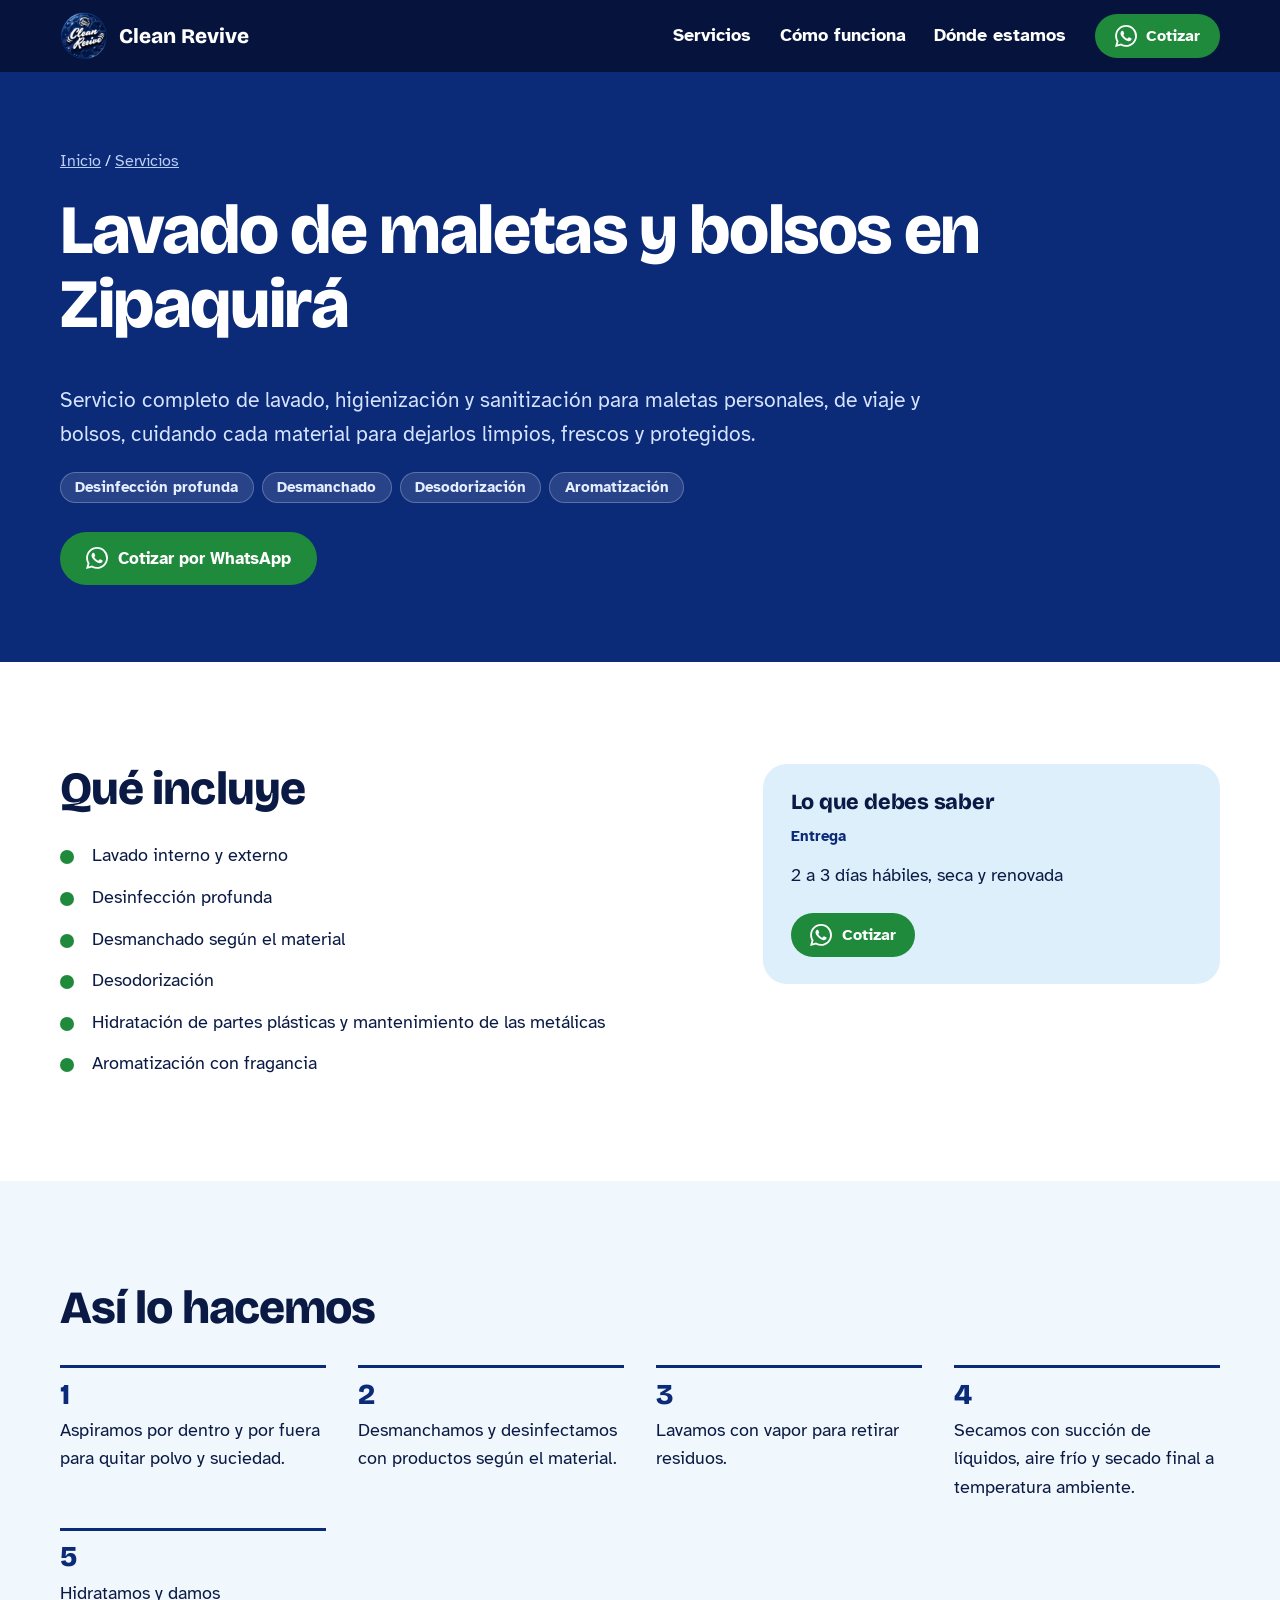
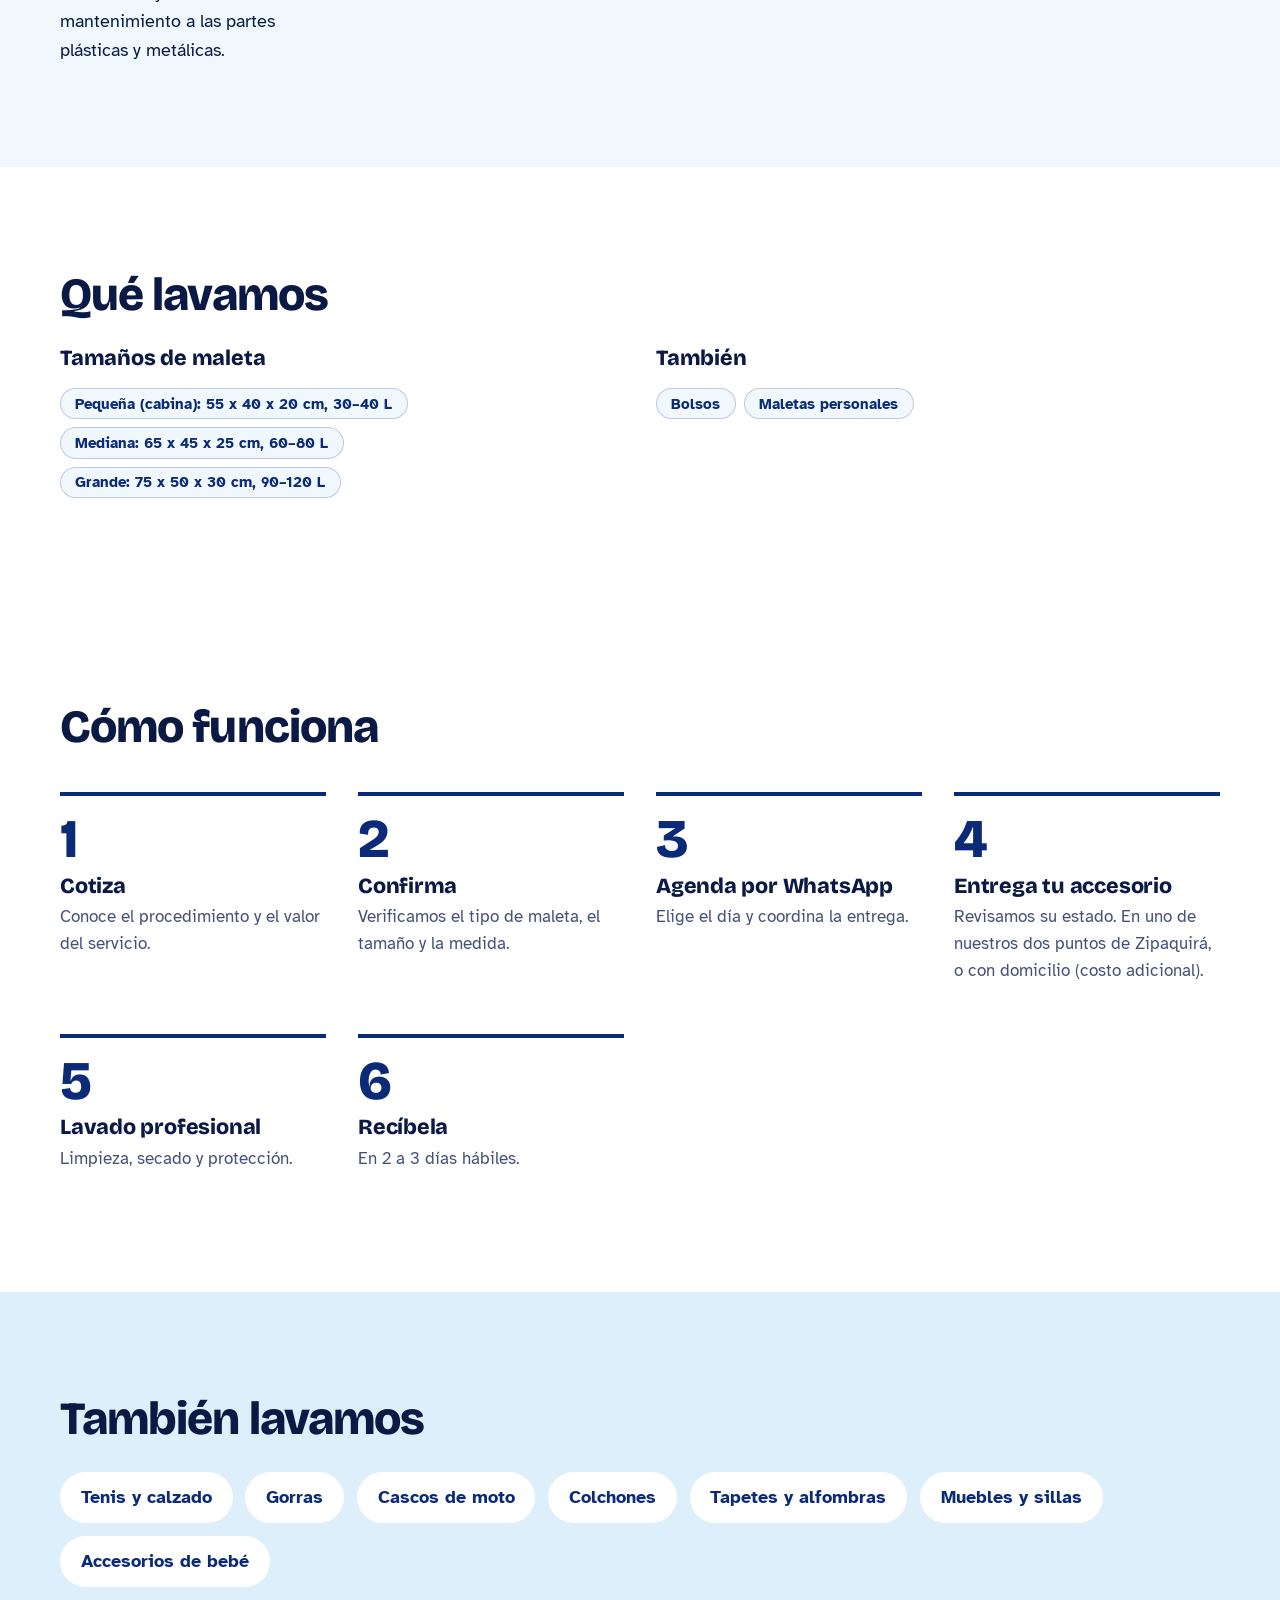
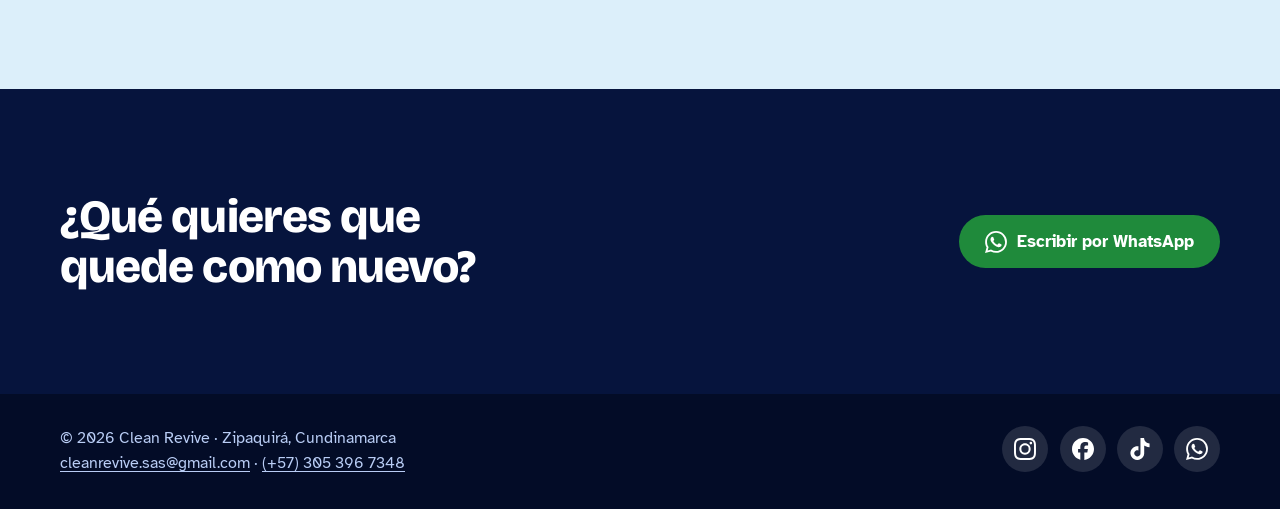
<file: lavado-de-maletas-y-bolsos/index.html>
<!doctype html>
<html lang="es">
<head>
<meta charset="utf-8">
<meta name="viewport" content="width=device-width, initial-scale=1">
<title>Lavado de maletas y bolsos en Zipaquirá | Clean Revive</title>
<meta name="description" content="Lavado de maletas y bolsos en Zipaquirá: desinfección, desmanchado y desodorización. Entrega en 2 a 3 días hábiles.">
<meta name="theme-color" content="#06143d">
<link rel="icon" href="../img/logo-128.png">
<link rel="preconnect" href="https://fonts.googleapis.com">
<link rel="preconnect" href="https://fonts.gstatic.com" crossorigin>
<link href="https://fonts.googleapis.com/css2?family=Atkinson+Hyperlegible:wght@400;700&family=Bricolage+Grotesque:opsz,wght@12..96,700;12..96,800&display=swap" rel="stylesheet">
<link rel="stylesheet" href="../styles.css">
</head>
<body>
<a class="skip" href="#contenido">Ir al contenido</a>
<header class="top">
  <div class="wrap">
    <a class="brand" href=".././"><img src="../img/logo-128.png" srcset="../img/logo-128.png 1x, ../img/logo-256.png 2x" alt="" width="48" height="48"><span>Clean Revive</span></a>
    <nav aria-label="Principal">
      <a href=".././#servicios">Servicios</a>
      <a href=".././#como-funciona">Cómo funciona</a>
      <a href=".././#contacto">Dónde estamos</a>
      <a class="btn btn-wa btn-sm" href="https://wa.me/573053967348?text=Hola%20Clean%20Revive%2C%20quiero%20cotizar%20el%20lavado%20de%20una%20maleta%20o%20bolso" target="_blank" rel="noopener"><svg viewBox="0 0 24 24" aria-hidden="true"><path d="M17.472 14.382c-.297-.149-1.758-.867-2.03-.967-.273-.099-.471-.148-.67.15-.197.297-.767.966-.94 1.164-.173.199-.347.223-.644.075-.297-.15-1.255-.463-2.39-1.475-.883-.788-1.48-1.761-1.653-2.059-.173-.297-.018-.458.13-.606.134-.133.298-.347.446-.52.149-.174.198-.298.298-.497.099-.198.05-.371-.025-.52-.075-.149-.669-1.612-.916-2.207-.242-.579-.487-.5-.669-.51-.173-.008-.371-.01-.57-.01-.198 0-.52.074-.792.372-.272.297-1.04 1.016-1.04 2.479 0 1.462 1.065 2.875 1.213 3.074.149.198 2.096 3.2 5.077 4.487.709.306 1.262.489 1.694.625.712.227 1.36.195 1.871.118.571-.085 1.758-.719 2.006-1.413.248-.694.248-1.289.173-1.413-.074-.124-.272-.198-.57-.347m-5.421 7.403h-.004a9.87 9.87 0 01-5.031-1.378l-.361-.214-3.741.982.998-3.648-.235-.374a9.86 9.86 0 01-1.51-5.26c.001-5.45 4.436-9.884 9.888-9.884 2.64 0 5.122 1.03 6.988 2.898a9.825 9.825 0 012.893 6.994c-.003 5.45-4.437 9.884-9.885 9.884m8.413-18.297A11.815 11.815 0 0012.05 0C5.495 0 .16 5.335.157 11.892c0 2.096.547 4.142 1.588 5.945L.057 24l6.305-1.654a11.882 11.882 0 005.683 1.448h.005c6.554 0 11.89-5.335 11.893-11.893a11.821 11.821 0 00-3.48-8.413Z"/></svg>Cotizar</a>
    </nav>
  </div>
</header>
<main id="contenido">
<section class="hero on-dark">
  <div class="wrap ">
    <div>
      <p class="crumb"><a href="../">Inicio</a> / <a href="../#servicios">Servicios</a></p>
      <h1>Lavado de maletas y bolsos en Zipaquirá</h1>
      <p class="lead">Servicio completo de lavado, higienización y sanitización para maletas personales, de viaje y bolsos, cuidando cada material para dejarlos limpios, frescos y protegidos.</p>
      <ul class="chips chips-on-dark"><li>Desinfección profunda</li><li>Desmanchado</li><li>Desodorización</li><li>Aromatización</li></ul>
      <div class="hero-actions"><a class="btn btn-wa " href="https://wa.me/573053967348?text=Hola%20Clean%20Revive%2C%20quiero%20cotizar%20el%20lavado%20de%20una%20maleta%20o%20bolso" target="_blank" rel="noopener"><svg viewBox="0 0 24 24" aria-hidden="true"><path d="M17.472 14.382c-.297-.149-1.758-.867-2.03-.967-.273-.099-.471-.148-.67.15-.197.297-.767.966-.94 1.164-.173.199-.347.223-.644.075-.297-.15-1.255-.463-2.39-1.475-.883-.788-1.48-1.761-1.653-2.059-.173-.297-.018-.458.13-.606.134-.133.298-.347.446-.52.149-.174.198-.298.298-.497.099-.198.05-.371-.025-.52-.075-.149-.669-1.612-.916-2.207-.242-.579-.487-.5-.669-.51-.173-.008-.371-.01-.57-.01-.198 0-.52.074-.792.372-.272.297-1.04 1.016-1.04 2.479 0 1.462 1.065 2.875 1.213 3.074.149.198 2.096 3.2 5.077 4.487.709.306 1.262.489 1.694.625.712.227 1.36.195 1.871.118.571-.085 1.758-.719 2.006-1.413.248-.694.248-1.289.173-1.413-.074-.124-.272-.198-.57-.347m-5.421 7.403h-.004a9.87 9.87 0 01-5.031-1.378l-.361-.214-3.741.982.998-3.648-.235-.374a9.86 9.86 0 01-1.51-5.26c.001-5.45 4.436-9.884 9.888-9.884 2.64 0 5.122 1.03 6.988 2.898a9.825 9.825 0 012.893 6.994c-.003 5.45-4.437 9.884-9.885 9.884m8.413-18.297A11.815 11.815 0 0012.05 0C5.495 0 .16 5.335.157 11.892c0 2.096.547 4.142 1.588 5.945L.057 24l6.305-1.654a11.882 11.882 0 005.683 1.448h.005c6.554 0 11.89-5.335 11.893-11.893a11.821 11.821 0 00-3.48-8.413Z"/></svg>Cotizar por WhatsApp</a></div>
    </div>
    
  </div>
</section>

<section class="detalle block">
  <div class="wrap detalle-grid">
    <div>
      <h2>Qué incluye</h2>
      <ul class="checks"><li>Lavado interno y externo</li><li>Desinfección profunda</li><li>Desmanchado según el material</li><li>Desodorización</li><li>Hidratación de partes plásticas y mantenimiento de las metálicas</li><li>Aromatización con fragancia</li></ul>
    </div>
    <aside class="ficha">
      <h3>Lo que debes saber</h3>
      <dl><dt>Entrega</dt><dd>2 a 3 días hábiles, seca y renovada</dd></dl>
      <div class="ficha-cta"><a class="btn btn-wa btn-sm" href="https://wa.me/573053967348?text=Hola%20Clean%20Revive%2C%20quiero%20cotizar%20el%20lavado%20de%20una%20maleta%20o%20bolso" target="_blank" rel="noopener"><svg viewBox="0 0 24 24" aria-hidden="true"><path d="M17.472 14.382c-.297-.149-1.758-.867-2.03-.967-.273-.099-.471-.148-.67.15-.197.297-.767.966-.94 1.164-.173.199-.347.223-.644.075-.297-.15-1.255-.463-2.39-1.475-.883-.788-1.48-1.761-1.653-2.059-.173-.297-.018-.458.13-.606.134-.133.298-.347.446-.52.149-.174.198-.298.298-.497.099-.198.05-.371-.025-.52-.075-.149-.669-1.612-.916-2.207-.242-.579-.487-.5-.669-.51-.173-.008-.371-.01-.57-.01-.198 0-.52.074-.792.372-.272.297-1.04 1.016-1.04 2.479 0 1.462 1.065 2.875 1.213 3.074.149.198 2.096 3.2 5.077 4.487.709.306 1.262.489 1.694.625.712.227 1.36.195 1.871.118.571-.085 1.758-.719 2.006-1.413.248-.694.248-1.289.173-1.413-.074-.124-.272-.198-.57-.347m-5.421 7.403h-.004a9.87 9.87 0 01-5.031-1.378l-.361-.214-3.741.982.998-3.648-.235-.374a9.86 9.86 0 01-1.51-5.26c.001-5.45 4.436-9.884 9.888-9.884 2.64 0 5.122 1.03 6.988 2.898a9.825 9.825 0 012.893 6.994c-.003 5.45-4.437 9.884-9.885 9.884m8.413-18.297A11.815 11.815 0 0012.05 0C5.495 0 .16 5.335.157 11.892c0 2.096.547 4.142 1.588 5.945L.057 24l6.305-1.654a11.882 11.882 0 005.683 1.448h.005c6.554 0 11.89-5.335 11.893-11.893a11.821 11.821 0 00-3.48-8.413Z"/></svg>Cotizar</a></div>
    </aside>
  </div>
</section>
<section class="tecnico block"><div class="wrap"><h2>Así lo hacemos</h2><ol><li>Aspiramos por dentro y por fuera para quitar polvo y suciedad.</li><li>Desmanchamos y desinfectamos con productos según el material.</li><li>Lavamos con vapor para retirar residuos.</li><li>Secamos con succión de líquidos, aire frío y secado final a temperatura ambiente.</li><li>Hidratamos y damos mantenimiento a las partes plásticas y metálicas.</li></ol></div></section>
<section class="lava block"><div class="wrap"><h2>Qué lavamos</h2><div class="lava-grid"><div><h3>Tamaños de maleta</h3><ul class="chips chips-on-light"><li>Pequeña (cabina): 55 x 40 x 20 cm, 30–40 L</li><li>Mediana: 65 x 45 x 25 cm, 60–80 L</li><li>Grande: 75 x 50 x 30 cm, 90–120 L</li></ul></div><div><h3>También</h3><ul class="chips chips-on-light"><li>Bolsos</li><li>Maletas personales</li></ul></div></div></div></section>
<section class="pasos block" id="como-funciona"><div class="wrap">
    <h2>Cómo funciona</h2>
    <ol><li><h3>Cotiza</h3><p>Conoce el procedimiento y el valor del servicio.</p></li><li><h3>Confirma</h3><p>Verificamos el tipo de maleta, el tamaño y la medida.</p></li><li><h3>Agenda por WhatsApp</h3><p>Elige el día y coordina la entrega.</p></li><li><h3>Entrega tu accesorio</h3><p>Revisamos su estado. En uno de nuestros dos puntos de Zipaquirá, o con domicilio (costo adicional).</p></li><li><h3>Lavado profesional</h3><p>Limpieza, secado y protección.</p></li><li><h3>Recíbela</h3><p>En 2 a 3 días hábiles.</p></li></ol>
  </div></section>
<section class="otros block"><div class="wrap"><h2>También lavamos</h2><ul><li><a href="../lavado-de-tenis-y-todo-tipo-de-calzado/">Tenis y calzado</a></li><li><a href="../lavado-de-gorras/">Gorras</a></li><li><a href="../lavado-de-casco-de-moto/">Cascos de moto</a></li><li><a href="../lavado-e-higienizacion-de-colchones/">Colchones</a></li><li><a href="../lavado-de-tapetes-y-alfombras-residenciales/">Tapetes y alfombras</a></li><li><a href="../lavado-e-higienizacion-de-muebles-y-sillas-de-comedor/">Muebles y sillas</a></li><li><a href="../lavado-e-higienizacion-de-accesorios-para-bebe/">Accesorios de bebé</a></li></ul></div></section>
<section class="cierre block on-dark"><div class="wrap">
    <h2>¿Qué quieres que quede como nuevo?</h2>
    <a class="btn btn-wa " href="https://wa.me/573053967348?text=Hola%20Clean%20Revive%2C%20quiero%20cotizar%20el%20lavado%20de%20una%20maleta%20o%20bolso" target="_blank" rel="noopener"><svg viewBox="0 0 24 24" aria-hidden="true"><path d="M17.472 14.382c-.297-.149-1.758-.867-2.03-.967-.273-.099-.471-.148-.67.15-.197.297-.767.966-.94 1.164-.173.199-.347.223-.644.075-.297-.15-1.255-.463-2.39-1.475-.883-.788-1.48-1.761-1.653-2.059-.173-.297-.018-.458.13-.606.134-.133.298-.347.446-.52.149-.174.198-.298.298-.497.099-.198.05-.371-.025-.52-.075-.149-.669-1.612-.916-2.207-.242-.579-.487-.5-.669-.51-.173-.008-.371-.01-.57-.01-.198 0-.52.074-.792.372-.272.297-1.04 1.016-1.04 2.479 0 1.462 1.065 2.875 1.213 3.074.149.198 2.096 3.2 5.077 4.487.709.306 1.262.489 1.694.625.712.227 1.36.195 1.871.118.571-.085 1.758-.719 2.006-1.413.248-.694.248-1.289.173-1.413-.074-.124-.272-.198-.57-.347m-5.421 7.403h-.004a9.87 9.87 0 01-5.031-1.378l-.361-.214-3.741.982.998-3.648-.235-.374a9.86 9.86 0 01-1.51-5.26c.001-5.45 4.436-9.884 9.888-9.884 2.64 0 5.122 1.03 6.988 2.898a9.825 9.825 0 012.893 6.994c-.003 5.45-4.437 9.884-9.885 9.884m8.413-18.297A11.815 11.815 0 0012.05 0C5.495 0 .16 5.335.157 11.892c0 2.096.547 4.142 1.588 5.945L.057 24l6.305-1.654a11.882 11.882 0 005.683 1.448h.005c6.554 0 11.89-5.335 11.893-11.893a11.821 11.821 0 00-3.48-8.413Z"/></svg>Escribir por WhatsApp</a>
  </div></section>
</main>
<footer class="pie">
  <div class="wrap">
    <div>
      <span>© 2026 Clean Revive · Zipaquirá, Cundinamarca</span><br>
      <a href="mailto:cleanrevive.sas@gmail.com">cleanrevive.sas@gmail.com</a> · <a href="https://wa.me/573053967348" target="_blank" rel="noopener">(+57) 305 396 7348</a>
    </div>
    <div class="redes "><a class="red red-instagram" href="https://www.instagram.com/clean_revive" target="_blank" rel="noopener" aria-label="Instagram"><svg viewBox="0 0 24 24" aria-hidden="true"><path d="M7.0301.084c-1.2768.0602-2.1487.264-2.911.5634-.7888.3075-1.4575.72-2.1228 1.3877-.6652.6677-1.075 1.3368-1.3802 2.127-.2954.7638-.4956 1.6365-.552 2.914-.0564 1.2775-.0689 1.6882-.0626 4.947.0062 3.2586.0206 3.6671.0825 4.9473.061 1.2765.264 2.1482.5635 2.9107.308.7889.72 1.4573 1.388 2.1228.6679.6655 1.3365 1.0743 2.1285 1.38.7632.295 1.6361.4961 2.9134.552 1.2773.056 1.6884.069 4.9462.0627 3.2578-.0062 3.668-.0207 4.9478-.0814 1.28-.0607 2.147-.2652 2.9098-.5633.7889-.3086 1.4578-.72 2.1228-1.3881.665-.6682 1.0745-1.3378 1.3795-2.1284.2957-.7632.4966-1.636.552-2.9124.056-1.2809.0692-1.6898.063-4.948-.0063-3.2583-.021-3.6668-.0817-4.9465-.0607-1.2797-.264-2.1487-.5633-2.9117-.3084-.7889-.72-1.4568-1.3876-2.1228C21.2982 1.33 20.628.9208 19.8378.6165 19.074.321 18.2017.1197 16.9244.0645 15.6471.0093 15.236-.005 11.977.0014 8.718.0076 8.31.0215 7.0301.0839m.1402 21.6932c-1.17-.0509-1.8053-.2453-2.2287-.408-.5606-.216-.96-.4771-1.3819-.895-.422-.4178-.6811-.8186-.9-1.378-.1644-.4234-.3624-1.058-.4171-2.228-.0595-1.2645-.072-1.6442-.079-4.848-.007-3.2037.0053-3.583.0607-4.848.05-1.169.2456-1.805.408-2.2282.216-.5613.4762-.96.895-1.3816.4188-.4217.8184-.6814 1.3783-.9003.423-.1651 1.0575-.3614 2.227-.4171 1.2655-.06 1.6447-.072 4.848-.079 3.2033-.007 3.5835.005 4.8495.0608 1.169.0508 1.8053.2445 2.228.408.5608.216.96.4754 1.3816.895.4217.4194.6816.8176.9005 1.3787.1653.4217.3617 1.056.4169 2.2263.0602 1.2655.0739 1.645.0796 4.848.0058 3.203-.0055 3.5834-.061 4.848-.051 1.17-.245 1.8055-.408 2.2294-.216.5604-.4763.96-.8954 1.3814-.419.4215-.8181.6811-1.3783.9-.4224.1649-1.0577.3617-2.2262.4174-1.2656.0595-1.6448.072-4.8493.079-3.2045.007-3.5825-.006-4.848-.0608M16.953 5.5864A1.44 1.44 0 1 0 18.39 4.144a1.44 1.44 0 0 0-1.437 1.4424M5.8385 12.012c.0067 3.4032 2.7706 6.1557 6.173 6.1493 3.4026-.0065 6.157-2.7701 6.1506-6.1733-.0065-3.4032-2.771-6.1565-6.174-6.1498-3.403.0067-6.156 2.771-6.1496 6.1738M8 12.0077a4 4 0 1 1 4.008 3.9921A3.9996 3.9996 0 0 1 8 12.0077"/></svg></a><a class="red red-facebook" href="https://www.facebook.com/share/1Z6h78SNnJ/" target="_blank" rel="noopener" aria-label="Facebook"><svg viewBox="0 0 24 24" aria-hidden="true"><path d="M9.101 23.691v-7.98H6.627v-3.667h2.474v-1.58c0-4.085 1.848-5.978 5.858-5.978.401 0 .955.042 1.468.103a8.68 8.68 0 0 1 1.141.195v3.325a8.623 8.623 0 0 0-.653-.036 26.805 26.805 0 0 0-.733-.009c-.707 0-1.259.096-1.675.309a1.686 1.686 0 0 0-.679.622c-.258.42-.374.995-.374 1.752v1.297h3.919l-.386 2.103-.287 1.564h-3.246v8.245C19.396 23.238 24 18.179 24 12.044c0-6.627-5.373-12-12-12s-12 5.373-12 12c0 5.628 3.874 10.35 9.101 11.647Z"/></svg></a><a class="red red-tiktok" href="https://www.tiktok.com/@clean_revive" target="_blank" rel="noopener" aria-label="TikTok"><svg viewBox="0 0 24 24" aria-hidden="true"><path d="M12.525.02c1.31-.02 2.61-.01 3.91-.02.08 1.53.63 3.09 1.75 4.17 1.12 1.11 2.7 1.62 4.24 1.79v4.03c-1.44-.05-2.89-.35-4.2-.97-.57-.26-1.1-.59-1.62-.93-.01 2.92.01 5.84-.02 8.75-.08 1.4-.54 2.79-1.35 3.94-1.31 1.92-3.58 3.17-5.91 3.21-1.43.08-2.86-.31-4.08-1.03-2.02-1.19-3.44-3.37-3.65-5.71-.02-.5-.03-1-.01-1.49.18-1.9 1.12-3.72 2.58-4.96 1.66-1.44 3.98-2.13 6.15-1.72.02 1.48-.04 2.96-.04 4.44-.99-.32-2.15-.23-3.02.37-.63.41-1.11 1.04-1.36 1.75-.21.51-.15 1.07-.14 1.61.24 1.64 1.82 3.02 3.5 2.87 1.12-.01 2.19-.66 2.77-1.61.19-.33.4-.67.41-1.06.1-1.79.06-3.57.07-5.36.01-4.03-.01-8.05.02-12.07z"/></svg></a><a class="red red-whatsapp" href="https://wa.me/573053967348" target="_blank" rel="noopener" aria-label="WhatsApp"><svg viewBox="0 0 24 24" aria-hidden="true"><path d="M17.472 14.382c-.297-.149-1.758-.867-2.03-.967-.273-.099-.471-.148-.67.15-.197.297-.767.966-.94 1.164-.173.199-.347.223-.644.075-.297-.15-1.255-.463-2.39-1.475-.883-.788-1.48-1.761-1.653-2.059-.173-.297-.018-.458.13-.606.134-.133.298-.347.446-.52.149-.174.198-.298.298-.497.099-.198.05-.371-.025-.52-.075-.149-.669-1.612-.916-2.207-.242-.579-.487-.5-.669-.51-.173-.008-.371-.01-.57-.01-.198 0-.52.074-.792.372-.272.297-1.04 1.016-1.04 2.479 0 1.462 1.065 2.875 1.213 3.074.149.198 2.096 3.2 5.077 4.487.709.306 1.262.489 1.694.625.712.227 1.36.195 1.871.118.571-.085 1.758-.719 2.006-1.413.248-.694.248-1.289.173-1.413-.074-.124-.272-.198-.57-.347m-5.421 7.403h-.004a9.87 9.87 0 01-5.031-1.378l-.361-.214-3.741.982.998-3.648-.235-.374a9.86 9.86 0 01-1.51-5.26c.001-5.45 4.436-9.884 9.888-9.884 2.64 0 5.122 1.03 6.988 2.898a9.825 9.825 0 012.893 6.994c-.003 5.45-4.437 9.884-9.885 9.884m8.413-18.297A11.815 11.815 0 0012.05 0C5.495 0 .16 5.335.157 11.892c0 2.096.547 4.142 1.588 5.945L.057 24l6.305-1.654a11.882 11.882 0 005.683 1.448h.005c6.554 0 11.89-5.335 11.893-11.893a11.821 11.821 0 00-3.48-8.413Z"/></svg></a></div>
  </div>
</footer>
<script src="../script.js"></script>
</body>
</html>
</file>
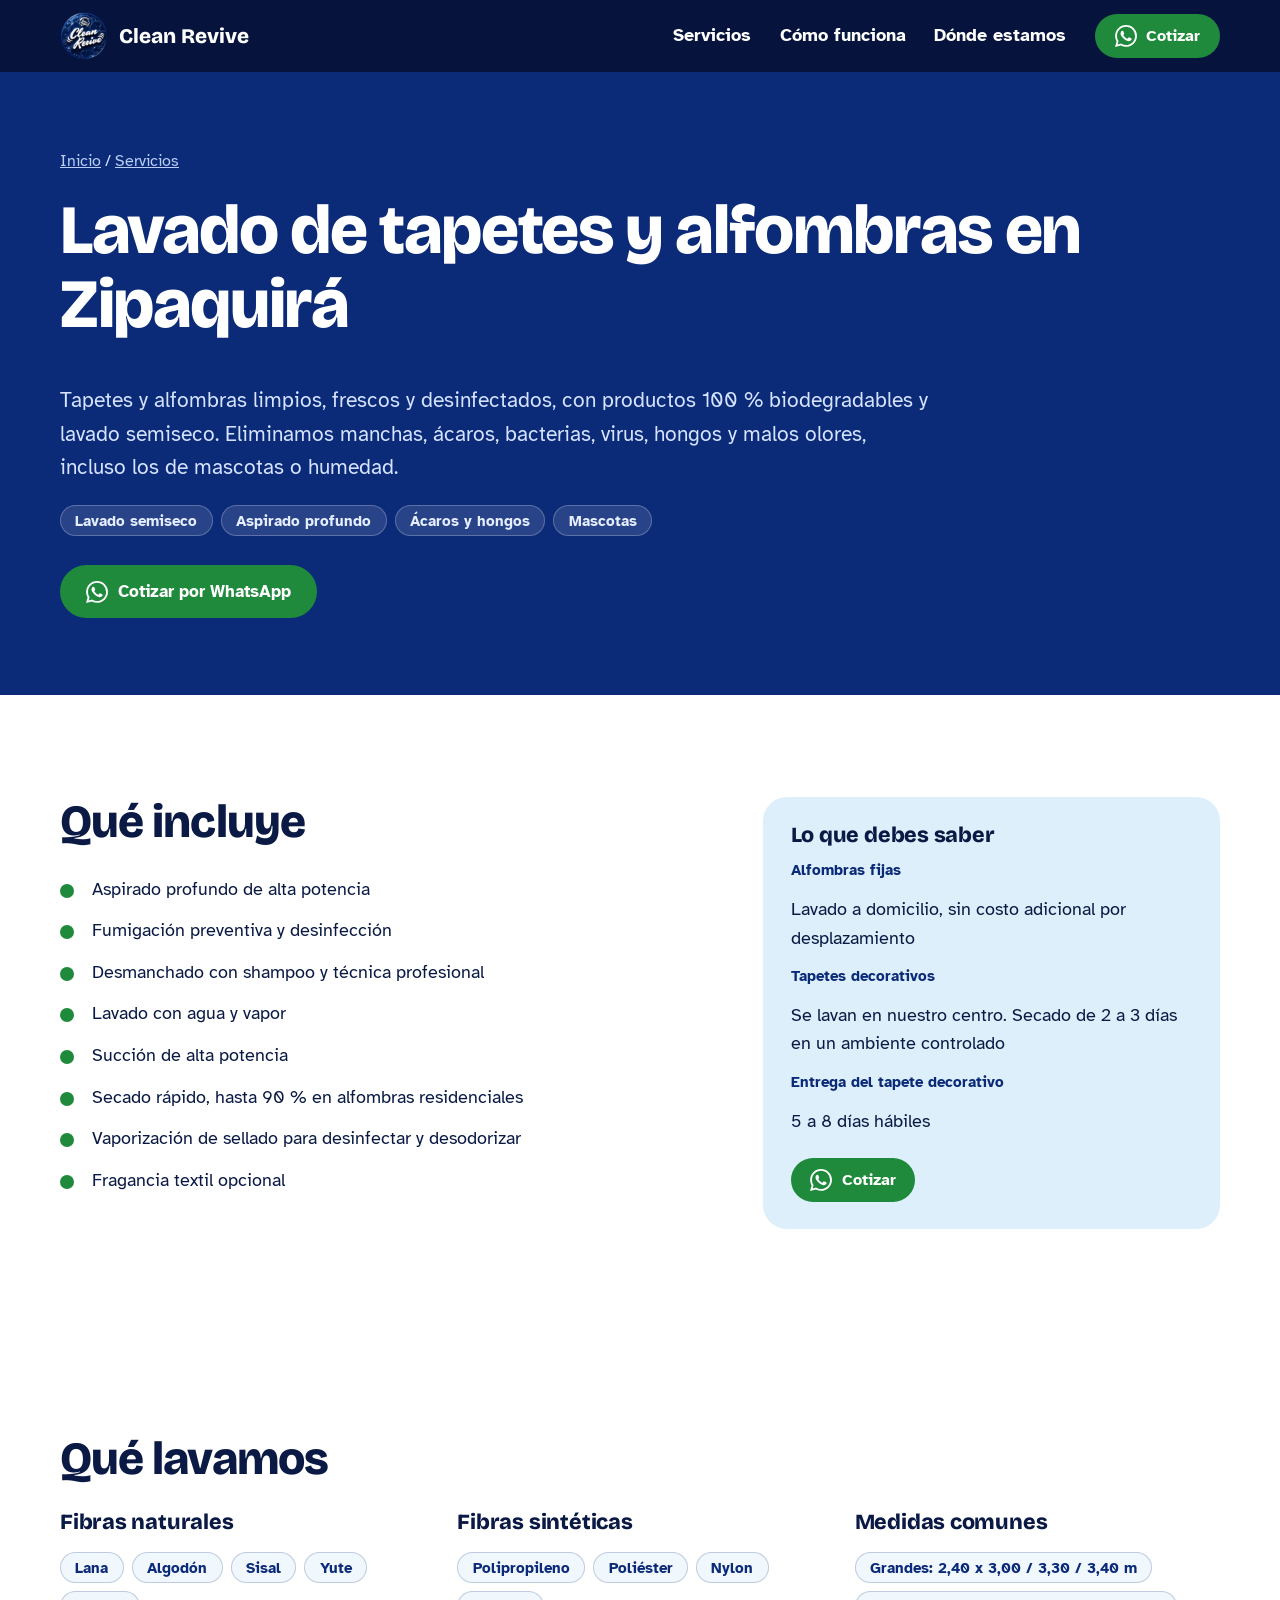
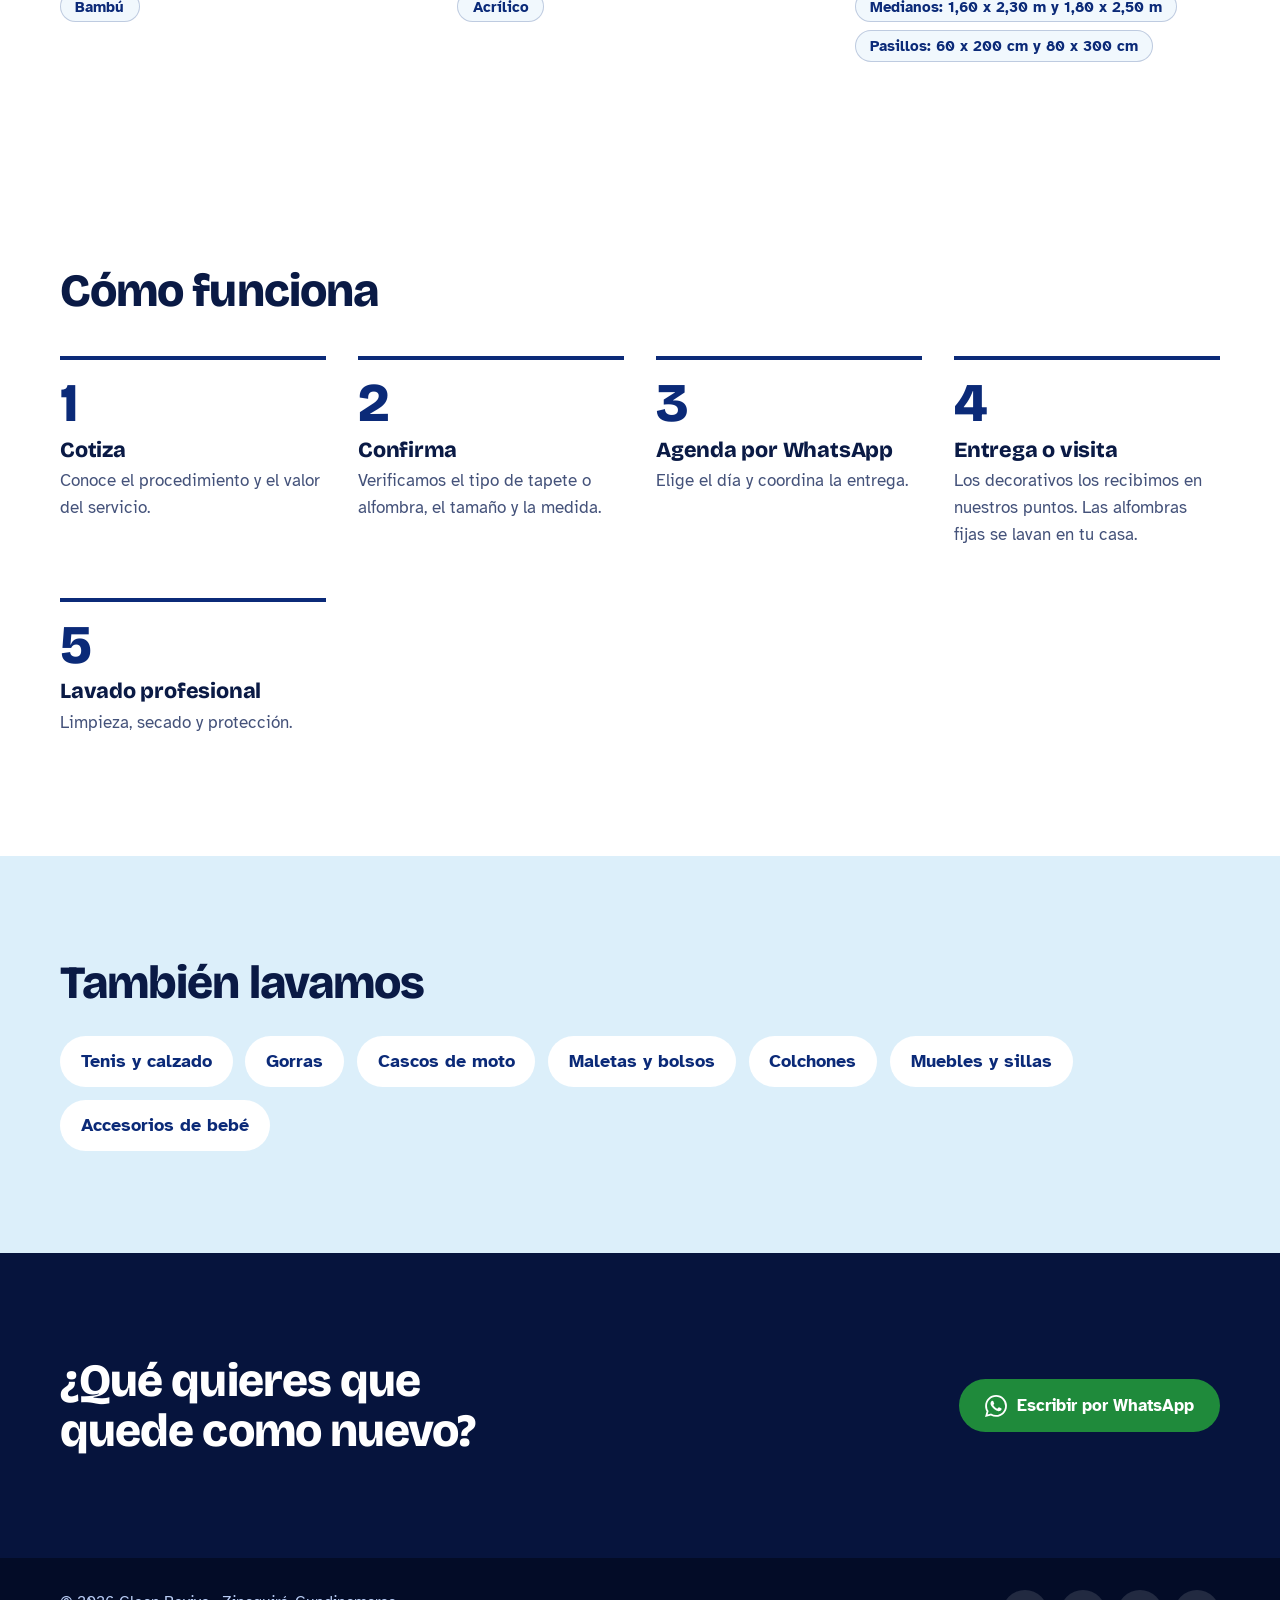
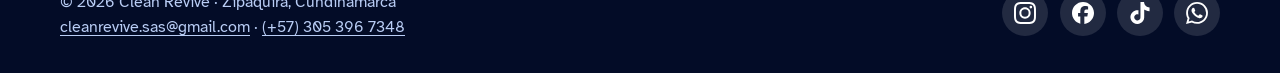
<file: lavado-de-tapetes-y-alfombras-residenciales/index.html>
<!doctype html>
<html lang="es">
<head>
<meta charset="utf-8">
<meta name="viewport" content="width=device-width, initial-scale=1">
<title>Lavado de tapetes y alfombras en Zipaquirá | Clean Revive</title>
<meta name="description" content="Lavado de tapetes y alfombras residenciales en Zipaquirá: a domicilio las fijas, en nuestro centro los decorativos.">
<meta name="theme-color" content="#06143d">
<link rel="icon" href="../img/logo-128.png">
<link rel="preconnect" href="https://fonts.googleapis.com">
<link rel="preconnect" href="https://fonts.gstatic.com" crossorigin>
<link href="https://fonts.googleapis.com/css2?family=Atkinson+Hyperlegible:wght@400;700&family=Bricolage+Grotesque:opsz,wght@12..96,700;12..96,800&display=swap" rel="stylesheet">
<link rel="stylesheet" href="../styles.css">
</head>
<body>
<a class="skip" href="#contenido">Ir al contenido</a>
<header class="top">
  <div class="wrap">
    <a class="brand" href=".././"><img src="../img/logo-128.png" srcset="../img/logo-128.png 1x, ../img/logo-256.png 2x" alt="" width="48" height="48"><span>Clean Revive</span></a>
    <nav aria-label="Principal">
      <a href=".././#servicios">Servicios</a>
      <a href=".././#como-funciona">Cómo funciona</a>
      <a href=".././#contacto">Dónde estamos</a>
      <a class="btn btn-wa btn-sm" href="https://wa.me/573053967348?text=Hola%20Clean%20Revive%2C%20quiero%20cotizar%20el%20lavado%20de%20un%20tapete%20o%20alfombra" target="_blank" rel="noopener"><svg viewBox="0 0 24 24" aria-hidden="true"><path d="M17.472 14.382c-.297-.149-1.758-.867-2.03-.967-.273-.099-.471-.148-.67.15-.197.297-.767.966-.94 1.164-.173.199-.347.223-.644.075-.297-.15-1.255-.463-2.39-1.475-.883-.788-1.48-1.761-1.653-2.059-.173-.297-.018-.458.13-.606.134-.133.298-.347.446-.52.149-.174.198-.298.298-.497.099-.198.05-.371-.025-.52-.075-.149-.669-1.612-.916-2.207-.242-.579-.487-.5-.669-.51-.173-.008-.371-.01-.57-.01-.198 0-.52.074-.792.372-.272.297-1.04 1.016-1.04 2.479 0 1.462 1.065 2.875 1.213 3.074.149.198 2.096 3.2 5.077 4.487.709.306 1.262.489 1.694.625.712.227 1.36.195 1.871.118.571-.085 1.758-.719 2.006-1.413.248-.694.248-1.289.173-1.413-.074-.124-.272-.198-.57-.347m-5.421 7.403h-.004a9.87 9.87 0 01-5.031-1.378l-.361-.214-3.741.982.998-3.648-.235-.374a9.86 9.86 0 01-1.51-5.26c.001-5.45 4.436-9.884 9.888-9.884 2.64 0 5.122 1.03 6.988 2.898a9.825 9.825 0 012.893 6.994c-.003 5.45-4.437 9.884-9.885 9.884m8.413-18.297A11.815 11.815 0 0012.05 0C5.495 0 .16 5.335.157 11.892c0 2.096.547 4.142 1.588 5.945L.057 24l6.305-1.654a11.882 11.882 0 005.683 1.448h.005c6.554 0 11.89-5.335 11.893-11.893a11.821 11.821 0 00-3.48-8.413Z"/></svg>Cotizar</a>
    </nav>
  </div>
</header>
<main id="contenido">
<section class="hero on-dark">
  <div class="wrap ">
    <div>
      <p class="crumb"><a href="../">Inicio</a> / <a href="../#servicios">Servicios</a></p>
      <h1>Lavado de tapetes y alfombras en Zipaquirá</h1>
      <p class="lead">Tapetes y alfombras limpios, frescos y desinfectados, con productos 100 % biodegradables y lavado semiseco. Eliminamos manchas, ácaros, bacterias, virus, hongos y malos olores, incluso los de mascotas o humedad.</p>
      <ul class="chips chips-on-dark"><li>Lavado semiseco</li><li>Aspirado profundo</li><li>Ácaros y hongos</li><li>Mascotas</li></ul>
      <div class="hero-actions"><a class="btn btn-wa " href="https://wa.me/573053967348?text=Hola%20Clean%20Revive%2C%20quiero%20cotizar%20el%20lavado%20de%20un%20tapete%20o%20alfombra" target="_blank" rel="noopener"><svg viewBox="0 0 24 24" aria-hidden="true"><path d="M17.472 14.382c-.297-.149-1.758-.867-2.03-.967-.273-.099-.471-.148-.67.15-.197.297-.767.966-.94 1.164-.173.199-.347.223-.644.075-.297-.15-1.255-.463-2.39-1.475-.883-.788-1.48-1.761-1.653-2.059-.173-.297-.018-.458.13-.606.134-.133.298-.347.446-.52.149-.174.198-.298.298-.497.099-.198.05-.371-.025-.52-.075-.149-.669-1.612-.916-2.207-.242-.579-.487-.5-.669-.51-.173-.008-.371-.01-.57-.01-.198 0-.52.074-.792.372-.272.297-1.04 1.016-1.04 2.479 0 1.462 1.065 2.875 1.213 3.074.149.198 2.096 3.2 5.077 4.487.709.306 1.262.489 1.694.625.712.227 1.36.195 1.871.118.571-.085 1.758-.719 2.006-1.413.248-.694.248-1.289.173-1.413-.074-.124-.272-.198-.57-.347m-5.421 7.403h-.004a9.87 9.87 0 01-5.031-1.378l-.361-.214-3.741.982.998-3.648-.235-.374a9.86 9.86 0 01-1.51-5.26c.001-5.45 4.436-9.884 9.888-9.884 2.64 0 5.122 1.03 6.988 2.898a9.825 9.825 0 012.893 6.994c-.003 5.45-4.437 9.884-9.885 9.884m8.413-18.297A11.815 11.815 0 0012.05 0C5.495 0 .16 5.335.157 11.892c0 2.096.547 4.142 1.588 5.945L.057 24l6.305-1.654a11.882 11.882 0 005.683 1.448h.005c6.554 0 11.89-5.335 11.893-11.893a11.821 11.821 0 00-3.48-8.413Z"/></svg>Cotizar por WhatsApp</a></div>
    </div>
    
  </div>
</section>

<section class="detalle block">
  <div class="wrap detalle-grid">
    <div>
      <h2>Qué incluye</h2>
      <ul class="checks"><li>Aspirado profundo de alta potencia</li><li>Fumigación preventiva y desinfección</li><li>Desmanchado con shampoo y técnica profesional</li><li>Lavado con agua y vapor</li><li>Succión de alta potencia</li><li>Secado rápido, hasta 90 % en alfombras residenciales</li><li>Vaporización de sellado para desinfectar y desodorizar</li><li>Fragancia textil opcional</li></ul>
    </div>
    <aside class="ficha">
      <h3>Lo que debes saber</h3>
      <dl><dt>Alfombras fijas</dt><dd>Lavado a domicilio, sin costo adicional por desplazamiento</dd><dt>Tapetes decorativos</dt><dd>Se lavan en nuestro centro. Secado de 2 a 3 días en un ambiente controlado</dd><dt>Entrega del tapete decorativo</dt><dd>5 a 8 días hábiles</dd></dl>
      <div class="ficha-cta"><a class="btn btn-wa btn-sm" href="https://wa.me/573053967348?text=Hola%20Clean%20Revive%2C%20quiero%20cotizar%20el%20lavado%20de%20un%20tapete%20o%20alfombra" target="_blank" rel="noopener"><svg viewBox="0 0 24 24" aria-hidden="true"><path d="M17.472 14.382c-.297-.149-1.758-.867-2.03-.967-.273-.099-.471-.148-.67.15-.197.297-.767.966-.94 1.164-.173.199-.347.223-.644.075-.297-.15-1.255-.463-2.39-1.475-.883-.788-1.48-1.761-1.653-2.059-.173-.297-.018-.458.13-.606.134-.133.298-.347.446-.52.149-.174.198-.298.298-.497.099-.198.05-.371-.025-.52-.075-.149-.669-1.612-.916-2.207-.242-.579-.487-.5-.669-.51-.173-.008-.371-.01-.57-.01-.198 0-.52.074-.792.372-.272.297-1.04 1.016-1.04 2.479 0 1.462 1.065 2.875 1.213 3.074.149.198 2.096 3.2 5.077 4.487.709.306 1.262.489 1.694.625.712.227 1.36.195 1.871.118.571-.085 1.758-.719 2.006-1.413.248-.694.248-1.289.173-1.413-.074-.124-.272-.198-.57-.347m-5.421 7.403h-.004a9.87 9.87 0 01-5.031-1.378l-.361-.214-3.741.982.998-3.648-.235-.374a9.86 9.86 0 01-1.51-5.26c.001-5.45 4.436-9.884 9.888-9.884 2.64 0 5.122 1.03 6.988 2.898a9.825 9.825 0 012.893 6.994c-.003 5.45-4.437 9.884-9.885 9.884m8.413-18.297A11.815 11.815 0 0012.05 0C5.495 0 .16 5.335.157 11.892c0 2.096.547 4.142 1.588 5.945L.057 24l6.305-1.654a11.882 11.882 0 005.683 1.448h.005c6.554 0 11.89-5.335 11.893-11.893a11.821 11.821 0 00-3.48-8.413Z"/></svg>Cotizar</a></div>
    </aside>
  </div>
</section>

<section class="lava block"><div class="wrap"><h2>Qué lavamos</h2><div class="lava-grid"><div><h3>Fibras naturales</h3><ul class="chips chips-on-light"><li>Lana</li><li>Algodón</li><li>Sisal</li><li>Yute</li><li>Bambú</li></ul></div><div><h3>Fibras sintéticas</h3><ul class="chips chips-on-light"><li>Polipropileno</li><li>Poliéster</li><li>Nylon</li><li>Acrílico</li></ul></div><div><h3>Medidas comunes</h3><ul class="chips chips-on-light"><li>Grandes: 2,40 x 3,00 / 3,30 / 3,40 m</li><li>Medianos: 1,60 x 2,30 m y 1,80 x 2,50 m</li><li>Pasillos: 60 x 200 cm y 80 x 300 cm</li></ul></div></div></div></section>
<section class="pasos block" id="como-funciona"><div class="wrap">
    <h2>Cómo funciona</h2>
    <ol><li><h3>Cotiza</h3><p>Conoce el procedimiento y el valor del servicio.</p></li><li><h3>Confirma</h3><p>Verificamos el tipo de tapete o alfombra, el tamaño y la medida.</p></li><li><h3>Agenda por WhatsApp</h3><p>Elige el día y coordina la entrega.</p></li><li><h3>Entrega o visita</h3><p>Los decorativos los recibimos en nuestros puntos. Las alfombras fijas se lavan en tu casa.</p></li><li><h3>Lavado profesional</h3><p>Limpieza, secado y protección.</p></li></ol>
  </div></section>
<section class="otros block"><div class="wrap"><h2>También lavamos</h2><ul><li><a href="../lavado-de-tenis-y-todo-tipo-de-calzado/">Tenis y calzado</a></li><li><a href="../lavado-de-gorras/">Gorras</a></li><li><a href="../lavado-de-casco-de-moto/">Cascos de moto</a></li><li><a href="../lavado-de-maletas-y-bolsos/">Maletas y bolsos</a></li><li><a href="../lavado-e-higienizacion-de-colchones/">Colchones</a></li><li><a href="../lavado-e-higienizacion-de-muebles-y-sillas-de-comedor/">Muebles y sillas</a></li><li><a href="../lavado-e-higienizacion-de-accesorios-para-bebe/">Accesorios de bebé</a></li></ul></div></section>
<section class="cierre block on-dark"><div class="wrap">
    <h2>¿Qué quieres que quede como nuevo?</h2>
    <a class="btn btn-wa " href="https://wa.me/573053967348?text=Hola%20Clean%20Revive%2C%20quiero%20cotizar%20el%20lavado%20de%20un%20tapete%20o%20alfombra" target="_blank" rel="noopener"><svg viewBox="0 0 24 24" aria-hidden="true"><path d="M17.472 14.382c-.297-.149-1.758-.867-2.03-.967-.273-.099-.471-.148-.67.15-.197.297-.767.966-.94 1.164-.173.199-.347.223-.644.075-.297-.15-1.255-.463-2.39-1.475-.883-.788-1.48-1.761-1.653-2.059-.173-.297-.018-.458.13-.606.134-.133.298-.347.446-.52.149-.174.198-.298.298-.497.099-.198.05-.371-.025-.52-.075-.149-.669-1.612-.916-2.207-.242-.579-.487-.5-.669-.51-.173-.008-.371-.01-.57-.01-.198 0-.52.074-.792.372-.272.297-1.04 1.016-1.04 2.479 0 1.462 1.065 2.875 1.213 3.074.149.198 2.096 3.2 5.077 4.487.709.306 1.262.489 1.694.625.712.227 1.36.195 1.871.118.571-.085 1.758-.719 2.006-1.413.248-.694.248-1.289.173-1.413-.074-.124-.272-.198-.57-.347m-5.421 7.403h-.004a9.87 9.87 0 01-5.031-1.378l-.361-.214-3.741.982.998-3.648-.235-.374a9.86 9.86 0 01-1.51-5.26c.001-5.45 4.436-9.884 9.888-9.884 2.64 0 5.122 1.03 6.988 2.898a9.825 9.825 0 012.893 6.994c-.003 5.45-4.437 9.884-9.885 9.884m8.413-18.297A11.815 11.815 0 0012.05 0C5.495 0 .16 5.335.157 11.892c0 2.096.547 4.142 1.588 5.945L.057 24l6.305-1.654a11.882 11.882 0 005.683 1.448h.005c6.554 0 11.89-5.335 11.893-11.893a11.821 11.821 0 00-3.48-8.413Z"/></svg>Escribir por WhatsApp</a>
  </div></section>
</main>
<footer class="pie">
  <div class="wrap">
    <div>
      <span>© 2026 Clean Revive · Zipaquirá, Cundinamarca</span><br>
      <a href="mailto:cleanrevive.sas@gmail.com">cleanrevive.sas@gmail.com</a> · <a href="https://wa.me/573053967348" target="_blank" rel="noopener">(+57) 305 396 7348</a>
    </div>
    <div class="redes "><a class="red red-instagram" href="https://www.instagram.com/clean_revive" target="_blank" rel="noopener" aria-label="Instagram"><svg viewBox="0 0 24 24" aria-hidden="true"><path d="M7.0301.084c-1.2768.0602-2.1487.264-2.911.5634-.7888.3075-1.4575.72-2.1228 1.3877-.6652.6677-1.075 1.3368-1.3802 2.127-.2954.7638-.4956 1.6365-.552 2.914-.0564 1.2775-.0689 1.6882-.0626 4.947.0062 3.2586.0206 3.6671.0825 4.9473.061 1.2765.264 2.1482.5635 2.9107.308.7889.72 1.4573 1.388 2.1228.6679.6655 1.3365 1.0743 2.1285 1.38.7632.295 1.6361.4961 2.9134.552 1.2773.056 1.6884.069 4.9462.0627 3.2578-.0062 3.668-.0207 4.9478-.0814 1.28-.0607 2.147-.2652 2.9098-.5633.7889-.3086 1.4578-.72 2.1228-1.3881.665-.6682 1.0745-1.3378 1.3795-2.1284.2957-.7632.4966-1.636.552-2.9124.056-1.2809.0692-1.6898.063-4.948-.0063-3.2583-.021-3.6668-.0817-4.9465-.0607-1.2797-.264-2.1487-.5633-2.9117-.3084-.7889-.72-1.4568-1.3876-2.1228C21.2982 1.33 20.628.9208 19.8378.6165 19.074.321 18.2017.1197 16.9244.0645 15.6471.0093 15.236-.005 11.977.0014 8.718.0076 8.31.0215 7.0301.0839m.1402 21.6932c-1.17-.0509-1.8053-.2453-2.2287-.408-.5606-.216-.96-.4771-1.3819-.895-.422-.4178-.6811-.8186-.9-1.378-.1644-.4234-.3624-1.058-.4171-2.228-.0595-1.2645-.072-1.6442-.079-4.848-.007-3.2037.0053-3.583.0607-4.848.05-1.169.2456-1.805.408-2.2282.216-.5613.4762-.96.895-1.3816.4188-.4217.8184-.6814 1.3783-.9003.423-.1651 1.0575-.3614 2.227-.4171 1.2655-.06 1.6447-.072 4.848-.079 3.2033-.007 3.5835.005 4.8495.0608 1.169.0508 1.8053.2445 2.228.408.5608.216.96.4754 1.3816.895.4217.4194.6816.8176.9005 1.3787.1653.4217.3617 1.056.4169 2.2263.0602 1.2655.0739 1.645.0796 4.848.0058 3.203-.0055 3.5834-.061 4.848-.051 1.17-.245 1.8055-.408 2.2294-.216.5604-.4763.96-.8954 1.3814-.419.4215-.8181.6811-1.3783.9-.4224.1649-1.0577.3617-2.2262.4174-1.2656.0595-1.6448.072-4.8493.079-3.2045.007-3.5825-.006-4.848-.0608M16.953 5.5864A1.44 1.44 0 1 0 18.39 4.144a1.44 1.44 0 0 0-1.437 1.4424M5.8385 12.012c.0067 3.4032 2.7706 6.1557 6.173 6.1493 3.4026-.0065 6.157-2.7701 6.1506-6.1733-.0065-3.4032-2.771-6.1565-6.174-6.1498-3.403.0067-6.156 2.771-6.1496 6.1738M8 12.0077a4 4 0 1 1 4.008 3.9921A3.9996 3.9996 0 0 1 8 12.0077"/></svg></a><a class="red red-facebook" href="https://www.facebook.com/share/1Z6h78SNnJ/" target="_blank" rel="noopener" aria-label="Facebook"><svg viewBox="0 0 24 24" aria-hidden="true"><path d="M9.101 23.691v-7.98H6.627v-3.667h2.474v-1.58c0-4.085 1.848-5.978 5.858-5.978.401 0 .955.042 1.468.103a8.68 8.68 0 0 1 1.141.195v3.325a8.623 8.623 0 0 0-.653-.036 26.805 26.805 0 0 0-.733-.009c-.707 0-1.259.096-1.675.309a1.686 1.686 0 0 0-.679.622c-.258.42-.374.995-.374 1.752v1.297h3.919l-.386 2.103-.287 1.564h-3.246v8.245C19.396 23.238 24 18.179 24 12.044c0-6.627-5.373-12-12-12s-12 5.373-12 12c0 5.628 3.874 10.35 9.101 11.647Z"/></svg></a><a class="red red-tiktok" href="https://www.tiktok.com/@clean_revive" target="_blank" rel="noopener" aria-label="TikTok"><svg viewBox="0 0 24 24" aria-hidden="true"><path d="M12.525.02c1.31-.02 2.61-.01 3.91-.02.08 1.53.63 3.09 1.75 4.17 1.12 1.11 2.7 1.62 4.24 1.79v4.03c-1.44-.05-2.89-.35-4.2-.97-.57-.26-1.1-.59-1.62-.93-.01 2.92.01 5.84-.02 8.75-.08 1.4-.54 2.79-1.35 3.94-1.31 1.92-3.58 3.17-5.91 3.21-1.43.08-2.86-.31-4.08-1.03-2.02-1.19-3.44-3.37-3.65-5.71-.02-.5-.03-1-.01-1.49.18-1.9 1.12-3.72 2.58-4.96 1.66-1.44 3.98-2.13 6.15-1.72.02 1.48-.04 2.96-.04 4.44-.99-.32-2.15-.23-3.02.37-.63.41-1.11 1.04-1.36 1.75-.21.51-.15 1.07-.14 1.61.24 1.64 1.82 3.02 3.5 2.87 1.12-.01 2.19-.66 2.77-1.61.19-.33.4-.67.41-1.06.1-1.79.06-3.57.07-5.36.01-4.03-.01-8.05.02-12.07z"/></svg></a><a class="red red-whatsapp" href="https://wa.me/573053967348" target="_blank" rel="noopener" aria-label="WhatsApp"><svg viewBox="0 0 24 24" aria-hidden="true"><path d="M17.472 14.382c-.297-.149-1.758-.867-2.03-.967-.273-.099-.471-.148-.67.15-.197.297-.767.966-.94 1.164-.173.199-.347.223-.644.075-.297-.15-1.255-.463-2.39-1.475-.883-.788-1.48-1.761-1.653-2.059-.173-.297-.018-.458.13-.606.134-.133.298-.347.446-.52.149-.174.198-.298.298-.497.099-.198.05-.371-.025-.52-.075-.149-.669-1.612-.916-2.207-.242-.579-.487-.5-.669-.51-.173-.008-.371-.01-.57-.01-.198 0-.52.074-.792.372-.272.297-1.04 1.016-1.04 2.479 0 1.462 1.065 2.875 1.213 3.074.149.198 2.096 3.2 5.077 4.487.709.306 1.262.489 1.694.625.712.227 1.36.195 1.871.118.571-.085 1.758-.719 2.006-1.413.248-.694.248-1.289.173-1.413-.074-.124-.272-.198-.57-.347m-5.421 7.403h-.004a9.87 9.87 0 01-5.031-1.378l-.361-.214-3.741.982.998-3.648-.235-.374a9.86 9.86 0 01-1.51-5.26c.001-5.45 4.436-9.884 9.888-9.884 2.64 0 5.122 1.03 6.988 2.898a9.825 9.825 0 012.893 6.994c-.003 5.45-4.437 9.884-9.885 9.884m8.413-18.297A11.815 11.815 0 0012.05 0C5.495 0 .16 5.335.157 11.892c0 2.096.547 4.142 1.588 5.945L.057 24l6.305-1.654a11.882 11.882 0 005.683 1.448h.005c6.554 0 11.89-5.335 11.893-11.893a11.821 11.821 0 00-3.48-8.413Z"/></svg></a></div>
  </div>
</footer>
<script src="../script.js"></script>
</body>
</html>
</file>
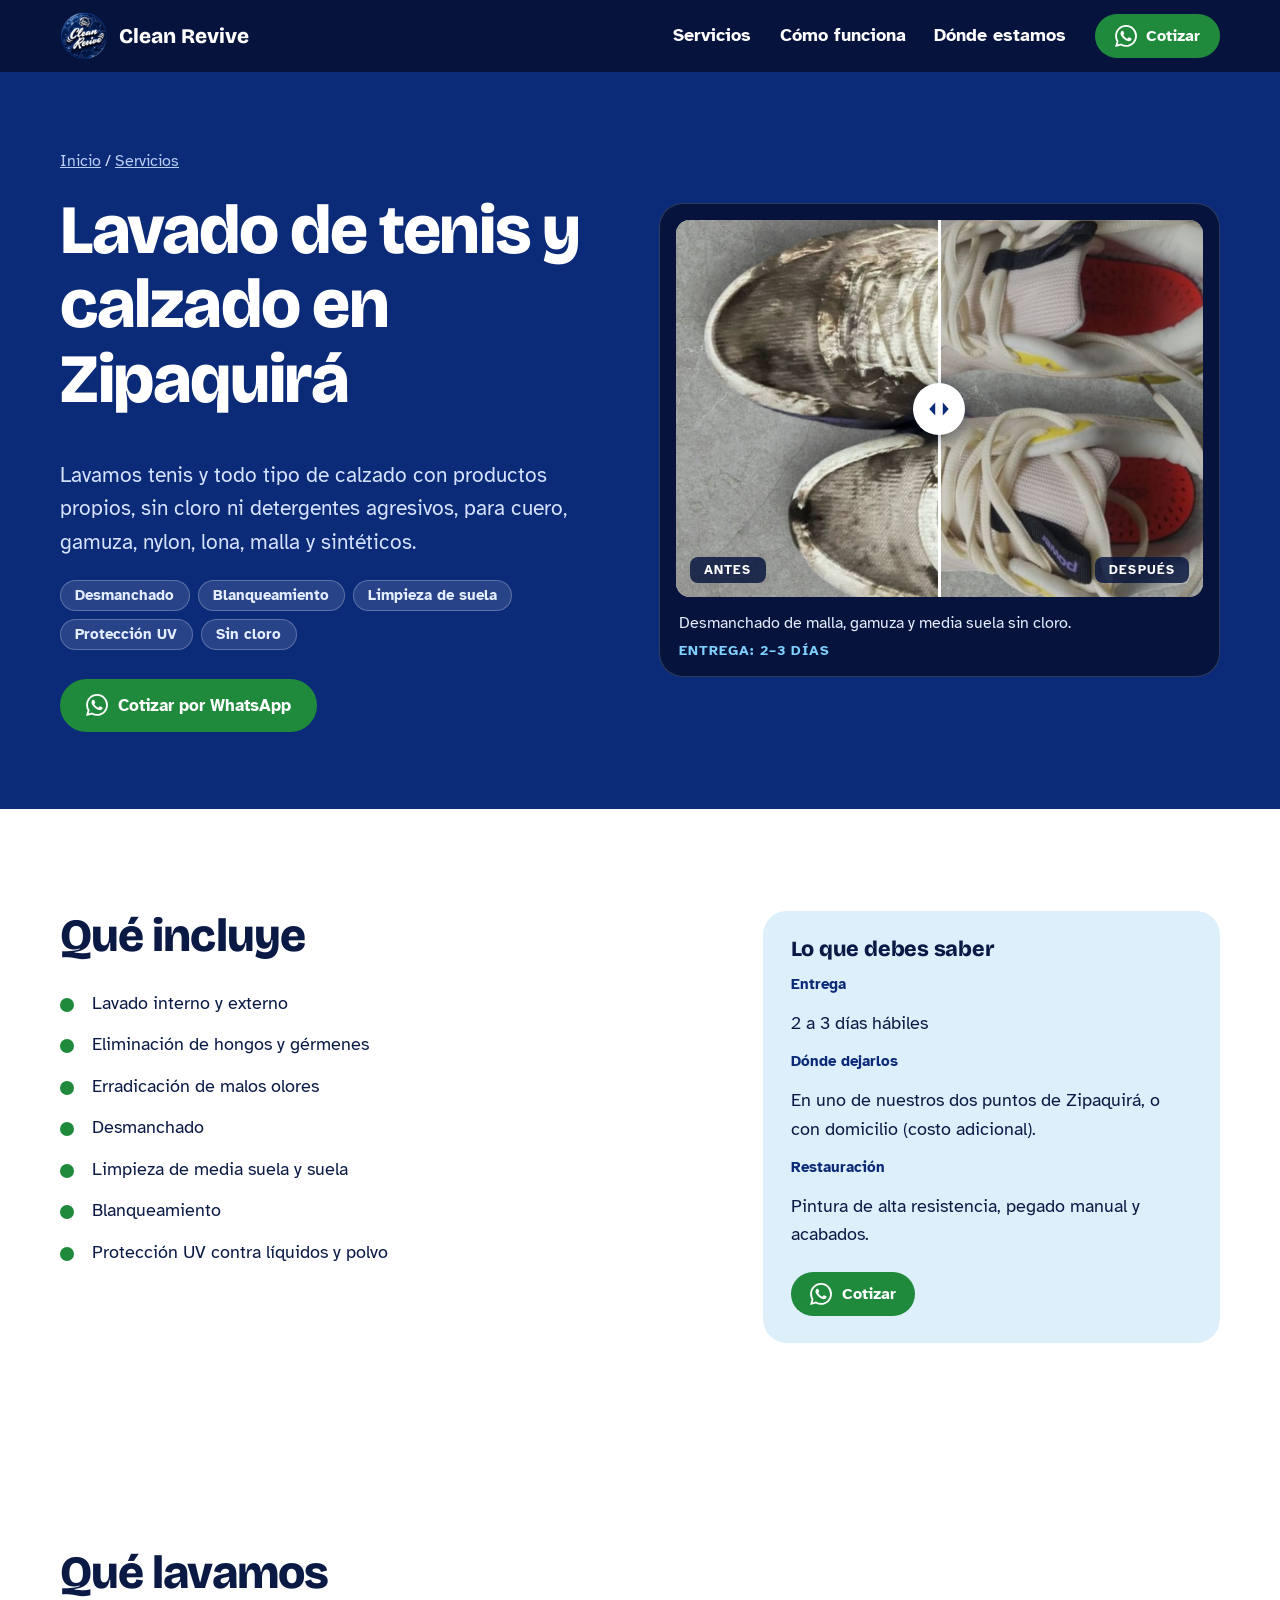
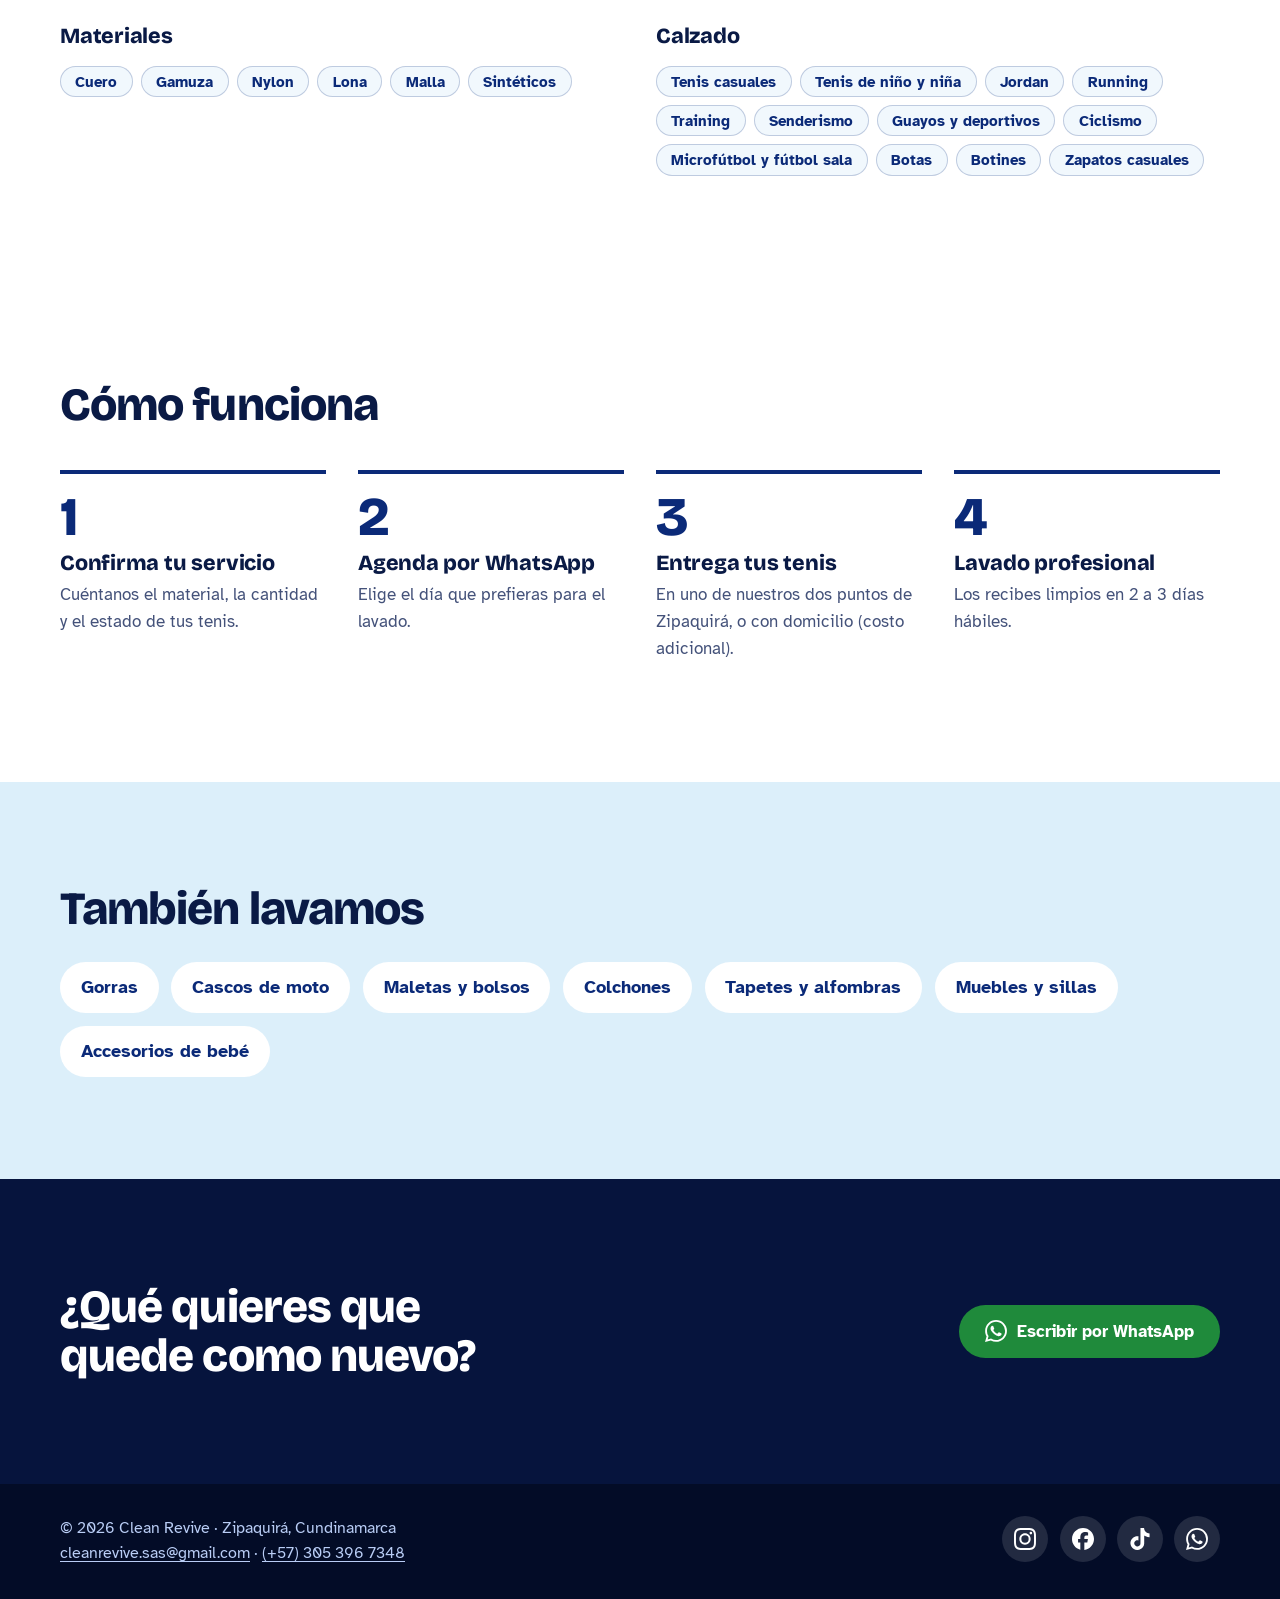
<file: lavado-de-tenis-y-todo-tipo-de-calzado/index.html>
<!doctype html>
<html lang="es">
<head>
<meta charset="utf-8">
<meta name="viewport" content="width=device-width, initial-scale=1">
<title>Lavado de tenis y calzado en Zipaquirá | Clean Revive</title>
<meta name="description" content="Lavado profesional de tenis y calzado en Zipaquirá: cuero, gamuza, nylon, lona y sintéticos. Sin cloro. Entrega en 2 a 3 días hábiles.">
<meta name="theme-color" content="#06143d">
<link rel="icon" href="../img/logo-128.png">
<link rel="preconnect" href="https://fonts.googleapis.com">
<link rel="preconnect" href="https://fonts.gstatic.com" crossorigin>
<link href="https://fonts.googleapis.com/css2?family=Atkinson+Hyperlegible:wght@400;700&family=Bricolage+Grotesque:opsz,wght@12..96,700;12..96,800&display=swap" rel="stylesheet">
<link rel="stylesheet" href="../styles.css">
</head>
<body>
<a class="skip" href="#contenido">Ir al contenido</a>
<header class="top">
  <div class="wrap">
    <a class="brand" href=".././"><img src="../img/logo-128.png" srcset="../img/logo-128.png 1x, ../img/logo-256.png 2x" alt="" width="48" height="48"><span>Clean Revive</span></a>
    <nav aria-label="Principal">
      <a href=".././#servicios">Servicios</a>
      <a href=".././#como-funciona">Cómo funciona</a>
      <a href=".././#contacto">Dónde estamos</a>
      <a class="btn btn-wa btn-sm" href="https://wa.me/573053967348?text=Hola%20Clean%20Revive%2C%20quiero%20lavar%20mis%20tenis" target="_blank" rel="noopener"><svg viewBox="0 0 24 24" aria-hidden="true"><path d="M17.472 14.382c-.297-.149-1.758-.867-2.03-.967-.273-.099-.471-.148-.67.15-.197.297-.767.966-.94 1.164-.173.199-.347.223-.644.075-.297-.15-1.255-.463-2.39-1.475-.883-.788-1.48-1.761-1.653-2.059-.173-.297-.018-.458.13-.606.134-.133.298-.347.446-.52.149-.174.198-.298.298-.497.099-.198.05-.371-.025-.52-.075-.149-.669-1.612-.916-2.207-.242-.579-.487-.5-.669-.51-.173-.008-.371-.01-.57-.01-.198 0-.52.074-.792.372-.272.297-1.04 1.016-1.04 2.479 0 1.462 1.065 2.875 1.213 3.074.149.198 2.096 3.2 5.077 4.487.709.306 1.262.489 1.694.625.712.227 1.36.195 1.871.118.571-.085 1.758-.719 2.006-1.413.248-.694.248-1.289.173-1.413-.074-.124-.272-.198-.57-.347m-5.421 7.403h-.004a9.87 9.87 0 01-5.031-1.378l-.361-.214-3.741.982.998-3.648-.235-.374a9.86 9.86 0 01-1.51-5.26c.001-5.45 4.436-9.884 9.888-9.884 2.64 0 5.122 1.03 6.988 2.898a9.825 9.825 0 012.893 6.994c-.003 5.45-4.437 9.884-9.885 9.884m8.413-18.297A11.815 11.815 0 0012.05 0C5.495 0 .16 5.335.157 11.892c0 2.096.547 4.142 1.588 5.945L.057 24l6.305-1.654a11.882 11.882 0 005.683 1.448h.005c6.554 0 11.89-5.335 11.893-11.893a11.821 11.821 0 00-3.48-8.413Z"/></svg>Cotizar</a>
    </nav>
  </div>
</header>
<main id="contenido">
<section class="hero on-dark">
  <div class="wrap hero-grid">
    <div>
      <p class="crumb"><a href="../">Inicio</a> / <a href="../#servicios">Servicios</a></p>
      <h1>Lavado de tenis y calzado en Zipaquirá</h1>
      <p class="lead">Lavamos tenis y todo tipo de calzado con productos propios, sin cloro ni detergentes agresivos, para cuero, gamuza, nylon, lona, malla y sintéticos.</p>
      <ul class="chips chips-on-dark"><li>Desmanchado</li><li>Blanqueamiento</li><li>Limpieza de suela</li><li>Protección UV</li><li>Sin cloro</li></ul>
      <div class="hero-actions"><a class="btn btn-wa " href="https://wa.me/573053967348?text=Hola%20Clean%20Revive%2C%20quiero%20lavar%20mis%20tenis" target="_blank" rel="noopener"><svg viewBox="0 0 24 24" aria-hidden="true"><path d="M17.472 14.382c-.297-.149-1.758-.867-2.03-.967-.273-.099-.471-.148-.67.15-.197.297-.767.966-.94 1.164-.173.199-.347.223-.644.075-.297-.15-1.255-.463-2.39-1.475-.883-.788-1.48-1.761-1.653-2.059-.173-.297-.018-.458.13-.606.134-.133.298-.347.446-.52.149-.174.198-.298.298-.497.099-.198.05-.371-.025-.52-.075-.149-.669-1.612-.916-2.207-.242-.579-.487-.5-.669-.51-.173-.008-.371-.01-.57-.01-.198 0-.52.074-.792.372-.272.297-1.04 1.016-1.04 2.479 0 1.462 1.065 2.875 1.213 3.074.149.198 2.096 3.2 5.077 4.487.709.306 1.262.489 1.694.625.712.227 1.36.195 1.871.118.571-.085 1.758-.719 2.006-1.413.248-.694.248-1.289.173-1.413-.074-.124-.272-.198-.57-.347m-5.421 7.403h-.004a9.87 9.87 0 01-5.031-1.378l-.361-.214-3.741.982.998-3.648-.235-.374a9.86 9.86 0 01-1.51-5.26c.001-5.45 4.436-9.884 9.888-9.884 2.64 0 5.122 1.03 6.988 2.898a9.825 9.825 0 012.893 6.994c-.003 5.45-4.437 9.884-9.885 9.884m8.413-18.297A11.815 11.815 0 0012.05 0C5.495 0 .16 5.335.157 11.892c0 2.096.547 4.142 1.588 5.945L.057 24l6.305-1.654a11.882 11.882 0 005.683 1.448h.005c6.554 0 11.89-5.335 11.893-11.893a11.821 11.821 0 00-3.48-8.413Z"/></svg>Cotizar por WhatsApp</a></div>
    </div>
    <figure class="evidence">
      <div class="compare" style="--ratio:7/5">
        <img class="img-antes" src="../img/tenis-1-antes.jpg" srcset="../img/tenis-1-antes-480.jpg 480w, ../img/tenis-1-antes.jpg 700w" sizes="(max-width: 900px) 92vw, 560px" alt="Tenis blancos muy sucios antes del lavado" width="7" height="5" loading="lazy">
        <img class="img-despues" src="../img/tenis-1-despues.jpg" srcset="../img/tenis-1-despues-480.jpg 480w, ../img/tenis-1-despues.jpg 700w" sizes="(max-width: 900px) 92vw, 560px" alt="Los mismos tenis limpios después del lavado" width="7" height="5" loading="lazy">
        <span class="line"></span><span class="knob"></span>
        <span class="tag tag-antes">Antes</span><span class="tag tag-despues">Después</span>
        <input type="range" min="10" max="90" value="50" aria-label="Deslizar para comparar antes y después">
      </div>
      <div class="ev-foot"><span>Desmanchado de malla, gamuza y media suela sin cloro.</span><span class="ev-meta">Entrega: 2–3 días</span></div>
    </figure>
  </div>
</section>

<section class="detalle block">
  <div class="wrap detalle-grid">
    <div>
      <h2>Qué incluye</h2>
      <ul class="checks"><li>Lavado interno y externo</li><li>Eliminación de hongos y gérmenes</li><li>Erradicación de malos olores</li><li>Desmanchado</li><li>Limpieza de media suela y suela</li><li>Blanqueamiento</li><li>Protección UV contra líquidos y polvo</li></ul>
    </div>
    <aside class="ficha">
      <h3>Lo que debes saber</h3>
      <dl><dt>Entrega</dt><dd>2 a 3 días hábiles</dd><dt>Dónde dejarlos</dt><dd>En uno de nuestros dos puntos de Zipaquirá, o con domicilio (costo adicional).</dd><dt>Restauración</dt><dd>Pintura de alta resistencia, pegado manual y acabados.</dd></dl>
      <div class="ficha-cta"><a class="btn btn-wa btn-sm" href="https://wa.me/573053967348?text=Hola%20Clean%20Revive%2C%20quiero%20lavar%20mis%20tenis" target="_blank" rel="noopener"><svg viewBox="0 0 24 24" aria-hidden="true"><path d="M17.472 14.382c-.297-.149-1.758-.867-2.03-.967-.273-.099-.471-.148-.67.15-.197.297-.767.966-.94 1.164-.173.199-.347.223-.644.075-.297-.15-1.255-.463-2.39-1.475-.883-.788-1.48-1.761-1.653-2.059-.173-.297-.018-.458.13-.606.134-.133.298-.347.446-.52.149-.174.198-.298.298-.497.099-.198.05-.371-.025-.52-.075-.149-.669-1.612-.916-2.207-.242-.579-.487-.5-.669-.51-.173-.008-.371-.01-.57-.01-.198 0-.52.074-.792.372-.272.297-1.04 1.016-1.04 2.479 0 1.462 1.065 2.875 1.213 3.074.149.198 2.096 3.2 5.077 4.487.709.306 1.262.489 1.694.625.712.227 1.36.195 1.871.118.571-.085 1.758-.719 2.006-1.413.248-.694.248-1.289.173-1.413-.074-.124-.272-.198-.57-.347m-5.421 7.403h-.004a9.87 9.87 0 01-5.031-1.378l-.361-.214-3.741.982.998-3.648-.235-.374a9.86 9.86 0 01-1.51-5.26c.001-5.45 4.436-9.884 9.888-9.884 2.64 0 5.122 1.03 6.988 2.898a9.825 9.825 0 012.893 6.994c-.003 5.45-4.437 9.884-9.885 9.884m8.413-18.297A11.815 11.815 0 0012.05 0C5.495 0 .16 5.335.157 11.892c0 2.096.547 4.142 1.588 5.945L.057 24l6.305-1.654a11.882 11.882 0 005.683 1.448h.005c6.554 0 11.89-5.335 11.893-11.893a11.821 11.821 0 00-3.48-8.413Z"/></svg>Cotizar</a></div>
    </aside>
  </div>
</section>

<section class="lava block"><div class="wrap"><h2>Qué lavamos</h2><div class="lava-grid"><div><h3>Materiales</h3><ul class="chips chips-on-light"><li>Cuero</li><li>Gamuza</li><li>Nylon</li><li>Lona</li><li>Malla</li><li>Sintéticos</li></ul></div><div><h3>Calzado</h3><ul class="chips chips-on-light"><li>Tenis casuales</li><li>Tenis de niño y niña</li><li>Jordan</li><li>Running</li><li>Training</li><li>Senderismo</li><li>Guayos y deportivos</li><li>Ciclismo</li><li>Microfútbol y fútbol sala</li><li>Botas</li><li>Botines</li><li>Zapatos casuales</li></ul></div></div></div></section>
<section class="pasos block" id="como-funciona"><div class="wrap">
    <h2>Cómo funciona</h2>
    <ol><li><h3>Confirma tu servicio</h3><p>Cuéntanos el material, la cantidad y el estado de tus tenis.</p></li><li><h3>Agenda por WhatsApp</h3><p>Elige el día que prefieras para el lavado.</p></li><li><h3>Entrega tus tenis</h3><p>En uno de nuestros dos puntos de Zipaquirá, o con domicilio (costo adicional).</p></li><li><h3>Lavado profesional</h3><p>Los recibes limpios en 2 a 3 días hábiles.</p></li></ol>
  </div></section>
<section class="otros block"><div class="wrap"><h2>También lavamos</h2><ul><li><a href="../lavado-de-gorras/">Gorras</a></li><li><a href="../lavado-de-casco-de-moto/">Cascos de moto</a></li><li><a href="../lavado-de-maletas-y-bolsos/">Maletas y bolsos</a></li><li><a href="../lavado-e-higienizacion-de-colchones/">Colchones</a></li><li><a href="../lavado-de-tapetes-y-alfombras-residenciales/">Tapetes y alfombras</a></li><li><a href="../lavado-e-higienizacion-de-muebles-y-sillas-de-comedor/">Muebles y sillas</a></li><li><a href="../lavado-e-higienizacion-de-accesorios-para-bebe/">Accesorios de bebé</a></li></ul></div></section>
<section class="cierre block on-dark"><div class="wrap">
    <h2>¿Qué quieres que quede como nuevo?</h2>
    <a class="btn btn-wa " href="https://wa.me/573053967348?text=Hola%20Clean%20Revive%2C%20quiero%20lavar%20mis%20tenis" target="_blank" rel="noopener"><svg viewBox="0 0 24 24" aria-hidden="true"><path d="M17.472 14.382c-.297-.149-1.758-.867-2.03-.967-.273-.099-.471-.148-.67.15-.197.297-.767.966-.94 1.164-.173.199-.347.223-.644.075-.297-.15-1.255-.463-2.39-1.475-.883-.788-1.48-1.761-1.653-2.059-.173-.297-.018-.458.13-.606.134-.133.298-.347.446-.52.149-.174.198-.298.298-.497.099-.198.05-.371-.025-.52-.075-.149-.669-1.612-.916-2.207-.242-.579-.487-.5-.669-.51-.173-.008-.371-.01-.57-.01-.198 0-.52.074-.792.372-.272.297-1.04 1.016-1.04 2.479 0 1.462 1.065 2.875 1.213 3.074.149.198 2.096 3.2 5.077 4.487.709.306 1.262.489 1.694.625.712.227 1.36.195 1.871.118.571-.085 1.758-.719 2.006-1.413.248-.694.248-1.289.173-1.413-.074-.124-.272-.198-.57-.347m-5.421 7.403h-.004a9.87 9.87 0 01-5.031-1.378l-.361-.214-3.741.982.998-3.648-.235-.374a9.86 9.86 0 01-1.51-5.26c.001-5.45 4.436-9.884 9.888-9.884 2.64 0 5.122 1.03 6.988 2.898a9.825 9.825 0 012.893 6.994c-.003 5.45-4.437 9.884-9.885 9.884m8.413-18.297A11.815 11.815 0 0012.05 0C5.495 0 .16 5.335.157 11.892c0 2.096.547 4.142 1.588 5.945L.057 24l6.305-1.654a11.882 11.882 0 005.683 1.448h.005c6.554 0 11.89-5.335 11.893-11.893a11.821 11.821 0 00-3.48-8.413Z"/></svg>Escribir por WhatsApp</a>
  </div></section>
</main>
<footer class="pie">
  <div class="wrap">
    <div>
      <span>© 2026 Clean Revive · Zipaquirá, Cundinamarca</span><br>
      <a href="mailto:cleanrevive.sas@gmail.com">cleanrevive.sas@gmail.com</a> · <a href="https://wa.me/573053967348" target="_blank" rel="noopener">(+57) 305 396 7348</a>
    </div>
    <div class="redes "><a class="red red-instagram" href="https://www.instagram.com/clean_revive" target="_blank" rel="noopener" aria-label="Instagram"><svg viewBox="0 0 24 24" aria-hidden="true"><path d="M7.0301.084c-1.2768.0602-2.1487.264-2.911.5634-.7888.3075-1.4575.72-2.1228 1.3877-.6652.6677-1.075 1.3368-1.3802 2.127-.2954.7638-.4956 1.6365-.552 2.914-.0564 1.2775-.0689 1.6882-.0626 4.947.0062 3.2586.0206 3.6671.0825 4.9473.061 1.2765.264 2.1482.5635 2.9107.308.7889.72 1.4573 1.388 2.1228.6679.6655 1.3365 1.0743 2.1285 1.38.7632.295 1.6361.4961 2.9134.552 1.2773.056 1.6884.069 4.9462.0627 3.2578-.0062 3.668-.0207 4.9478-.0814 1.28-.0607 2.147-.2652 2.9098-.5633.7889-.3086 1.4578-.72 2.1228-1.3881.665-.6682 1.0745-1.3378 1.3795-2.1284.2957-.7632.4966-1.636.552-2.9124.056-1.2809.0692-1.6898.063-4.948-.0063-3.2583-.021-3.6668-.0817-4.9465-.0607-1.2797-.264-2.1487-.5633-2.9117-.3084-.7889-.72-1.4568-1.3876-2.1228C21.2982 1.33 20.628.9208 19.8378.6165 19.074.321 18.2017.1197 16.9244.0645 15.6471.0093 15.236-.005 11.977.0014 8.718.0076 8.31.0215 7.0301.0839m.1402 21.6932c-1.17-.0509-1.8053-.2453-2.2287-.408-.5606-.216-.96-.4771-1.3819-.895-.422-.4178-.6811-.8186-.9-1.378-.1644-.4234-.3624-1.058-.4171-2.228-.0595-1.2645-.072-1.6442-.079-4.848-.007-3.2037.0053-3.583.0607-4.848.05-1.169.2456-1.805.408-2.2282.216-.5613.4762-.96.895-1.3816.4188-.4217.8184-.6814 1.3783-.9003.423-.1651 1.0575-.3614 2.227-.4171 1.2655-.06 1.6447-.072 4.848-.079 3.2033-.007 3.5835.005 4.8495.0608 1.169.0508 1.8053.2445 2.228.408.5608.216.96.4754 1.3816.895.4217.4194.6816.8176.9005 1.3787.1653.4217.3617 1.056.4169 2.2263.0602 1.2655.0739 1.645.0796 4.848.0058 3.203-.0055 3.5834-.061 4.848-.051 1.17-.245 1.8055-.408 2.2294-.216.5604-.4763.96-.8954 1.3814-.419.4215-.8181.6811-1.3783.9-.4224.1649-1.0577.3617-2.2262.4174-1.2656.0595-1.6448.072-4.8493.079-3.2045.007-3.5825-.006-4.848-.0608M16.953 5.5864A1.44 1.44 0 1 0 18.39 4.144a1.44 1.44 0 0 0-1.437 1.4424M5.8385 12.012c.0067 3.4032 2.7706 6.1557 6.173 6.1493 3.4026-.0065 6.157-2.7701 6.1506-6.1733-.0065-3.4032-2.771-6.1565-6.174-6.1498-3.403.0067-6.156 2.771-6.1496 6.1738M8 12.0077a4 4 0 1 1 4.008 3.9921A3.9996 3.9996 0 0 1 8 12.0077"/></svg></a><a class="red red-facebook" href="https://www.facebook.com/share/1Z6h78SNnJ/" target="_blank" rel="noopener" aria-label="Facebook"><svg viewBox="0 0 24 24" aria-hidden="true"><path d="M9.101 23.691v-7.98H6.627v-3.667h2.474v-1.58c0-4.085 1.848-5.978 5.858-5.978.401 0 .955.042 1.468.103a8.68 8.68 0 0 1 1.141.195v3.325a8.623 8.623 0 0 0-.653-.036 26.805 26.805 0 0 0-.733-.009c-.707 0-1.259.096-1.675.309a1.686 1.686 0 0 0-.679.622c-.258.42-.374.995-.374 1.752v1.297h3.919l-.386 2.103-.287 1.564h-3.246v8.245C19.396 23.238 24 18.179 24 12.044c0-6.627-5.373-12-12-12s-12 5.373-12 12c0 5.628 3.874 10.35 9.101 11.647Z"/></svg></a><a class="red red-tiktok" href="https://www.tiktok.com/@clean_revive" target="_blank" rel="noopener" aria-label="TikTok"><svg viewBox="0 0 24 24" aria-hidden="true"><path d="M12.525.02c1.31-.02 2.61-.01 3.91-.02.08 1.53.63 3.09 1.75 4.17 1.12 1.11 2.7 1.62 4.24 1.79v4.03c-1.44-.05-2.89-.35-4.2-.97-.57-.26-1.1-.59-1.62-.93-.01 2.92.01 5.84-.02 8.75-.08 1.4-.54 2.79-1.35 3.94-1.31 1.92-3.58 3.17-5.91 3.21-1.43.08-2.86-.31-4.08-1.03-2.02-1.19-3.44-3.37-3.65-5.71-.02-.5-.03-1-.01-1.49.18-1.9 1.12-3.72 2.58-4.96 1.66-1.44 3.98-2.13 6.15-1.72.02 1.48-.04 2.96-.04 4.44-.99-.32-2.15-.23-3.02.37-.63.41-1.11 1.04-1.36 1.75-.21.51-.15 1.07-.14 1.61.24 1.64 1.82 3.02 3.5 2.87 1.12-.01 2.19-.66 2.77-1.61.19-.33.4-.67.41-1.06.1-1.79.06-3.57.07-5.36.01-4.03-.01-8.05.02-12.07z"/></svg></a><a class="red red-whatsapp" href="https://wa.me/573053967348" target="_blank" rel="noopener" aria-label="WhatsApp"><svg viewBox="0 0 24 24" aria-hidden="true"><path d="M17.472 14.382c-.297-.149-1.758-.867-2.03-.967-.273-.099-.471-.148-.67.15-.197.297-.767.966-.94 1.164-.173.199-.347.223-.644.075-.297-.15-1.255-.463-2.39-1.475-.883-.788-1.48-1.761-1.653-2.059-.173-.297-.018-.458.13-.606.134-.133.298-.347.446-.52.149-.174.198-.298.298-.497.099-.198.05-.371-.025-.52-.075-.149-.669-1.612-.916-2.207-.242-.579-.487-.5-.669-.51-.173-.008-.371-.01-.57-.01-.198 0-.52.074-.792.372-.272.297-1.04 1.016-1.04 2.479 0 1.462 1.065 2.875 1.213 3.074.149.198 2.096 3.2 5.077 4.487.709.306 1.262.489 1.694.625.712.227 1.36.195 1.871.118.571-.085 1.758-.719 2.006-1.413.248-.694.248-1.289.173-1.413-.074-.124-.272-.198-.57-.347m-5.421 7.403h-.004a9.87 9.87 0 01-5.031-1.378l-.361-.214-3.741.982.998-3.648-.235-.374a9.86 9.86 0 01-1.51-5.26c.001-5.45 4.436-9.884 9.888-9.884 2.64 0 5.122 1.03 6.988 2.898a9.825 9.825 0 012.893 6.994c-.003 5.45-4.437 9.884-9.885 9.884m8.413-18.297A11.815 11.815 0 0012.05 0C5.495 0 .16 5.335.157 11.892c0 2.096.547 4.142 1.588 5.945L.057 24l6.305-1.654a11.882 11.882 0 005.683 1.448h.005c6.554 0 11.89-5.335 11.893-11.893a11.821 11.821 0 00-3.48-8.413Z"/></svg></a></div>
  </div>
</footer>
<script src="../script.js"></script>
</body>
</html>
</file>
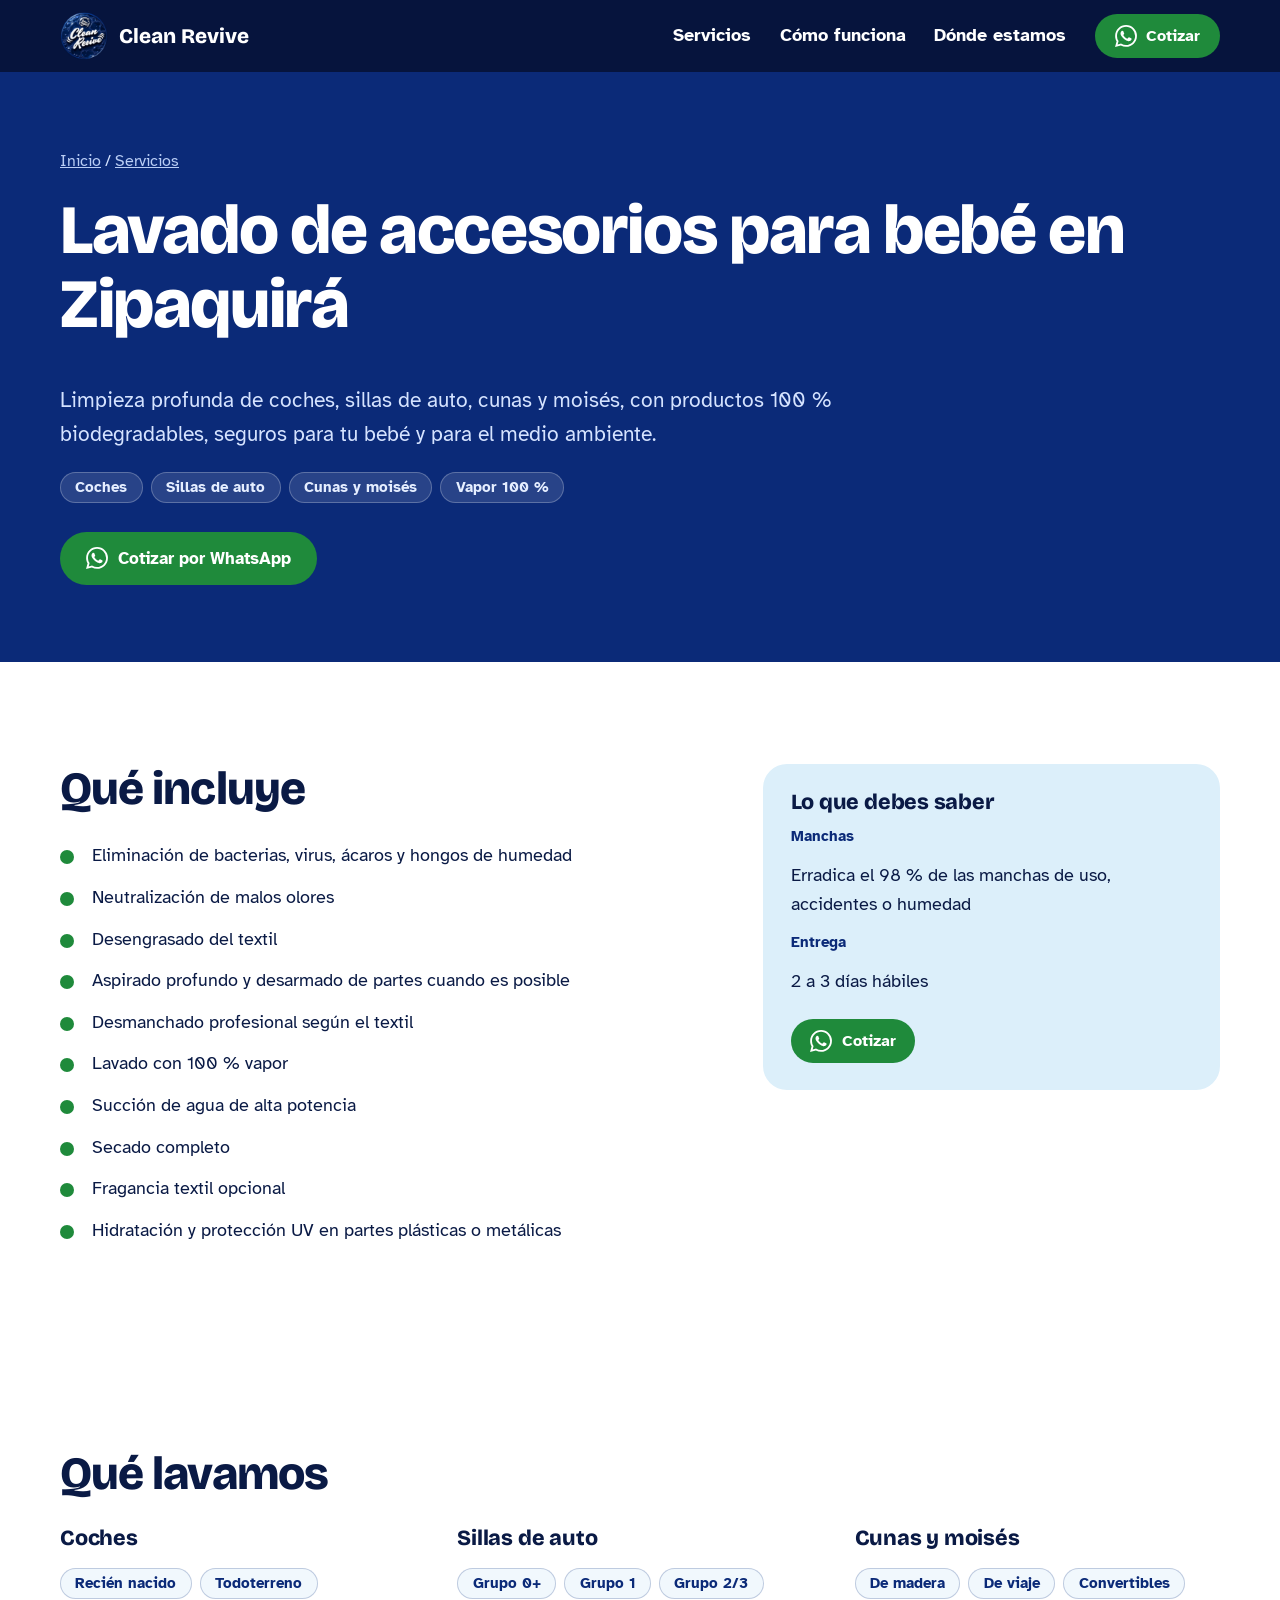
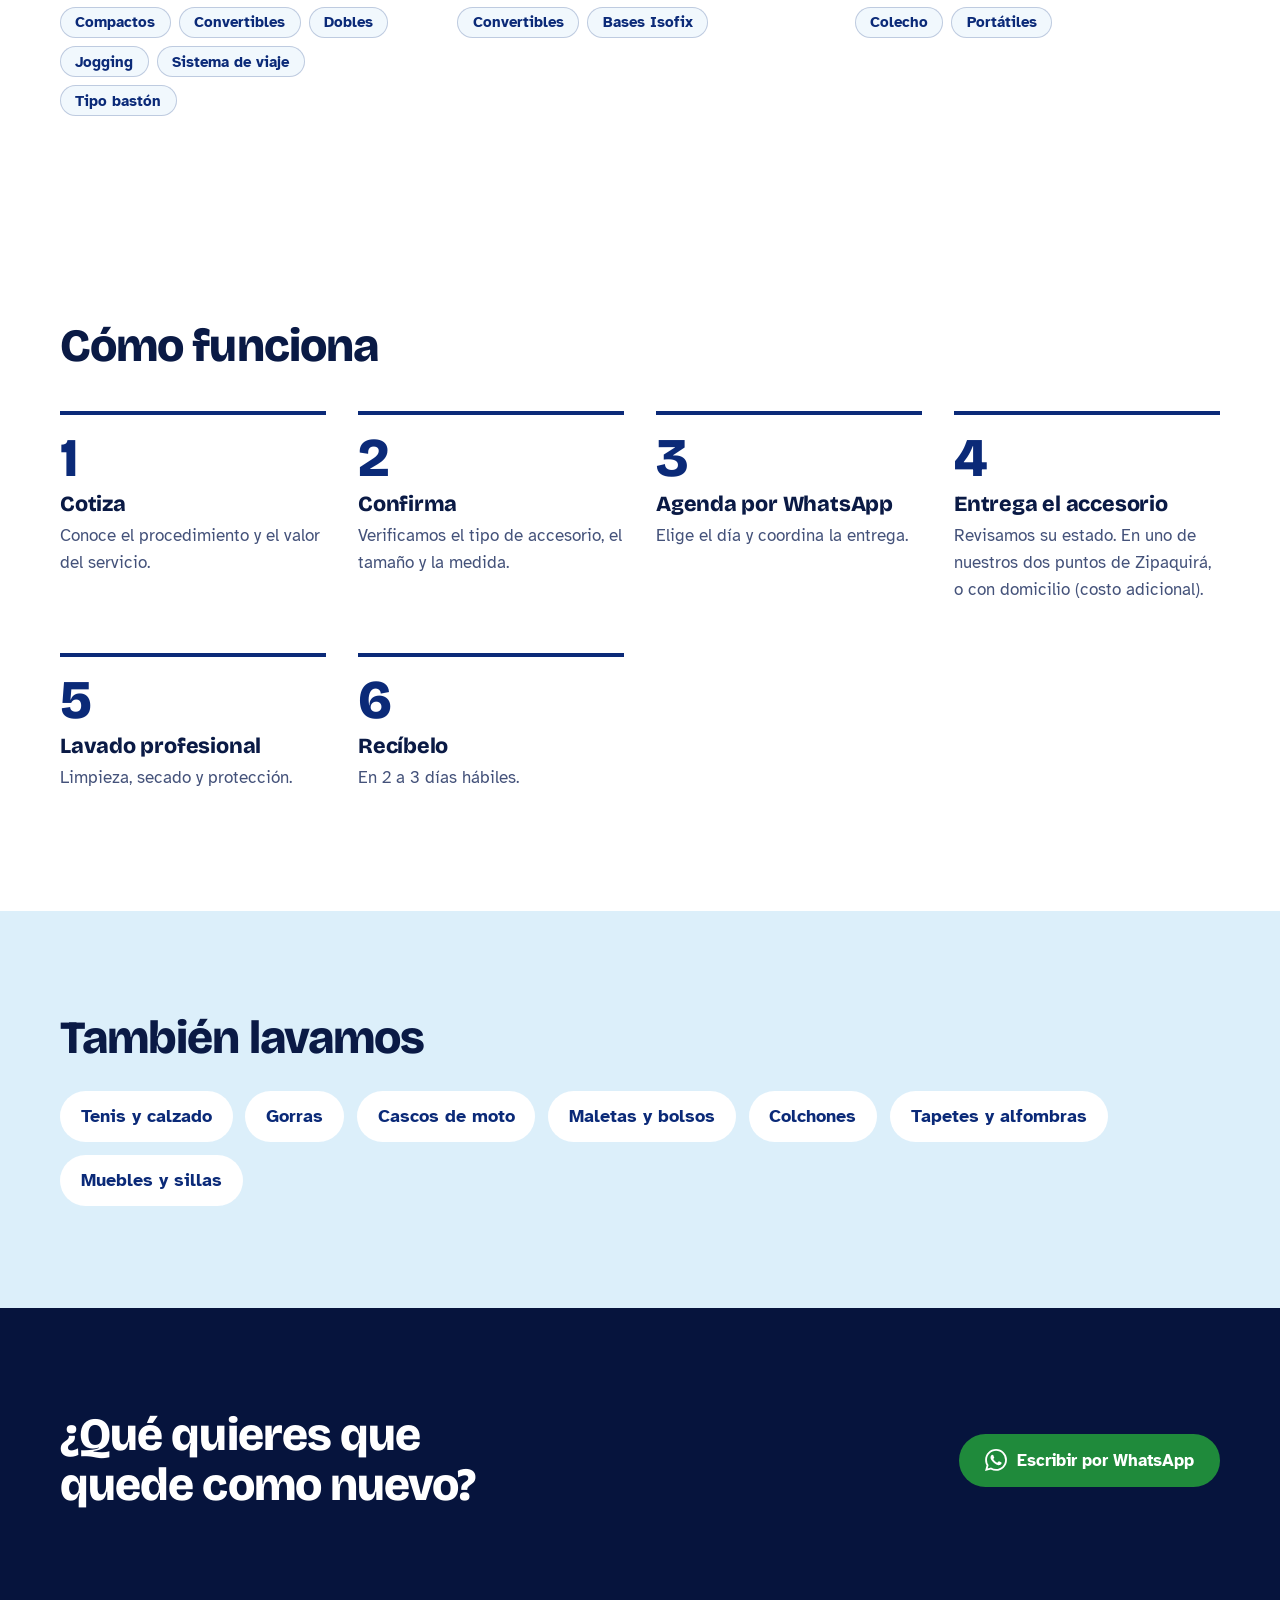
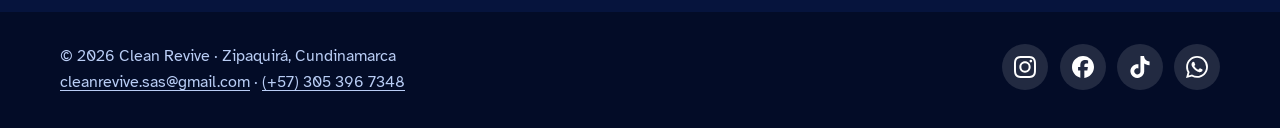
<file: lavado-e-higienizacion-de-accesorios-para-bebe/index.html>
<!doctype html>
<html lang="es">
<head>
<meta charset="utf-8">
<meta name="viewport" content="width=device-width, initial-scale=1">
<title>Lavado de accesorios para bebé en Zipaquirá | Clean Revive</title>
<meta name="description" content="Lavado e higienización de coches, sillas de auto y cunas en Zipaquirá y Sabana Centro, con productos 100 % biodegradables.">
<meta name="theme-color" content="#06143d">
<link rel="icon" href="../img/logo-128.png">
<link rel="preconnect" href="https://fonts.googleapis.com">
<link rel="preconnect" href="https://fonts.gstatic.com" crossorigin>
<link href="https://fonts.googleapis.com/css2?family=Atkinson+Hyperlegible:wght@400;700&family=Bricolage+Grotesque:opsz,wght@12..96,700;12..96,800&display=swap" rel="stylesheet">
<link rel="stylesheet" href="../styles.css">
</head>
<body>
<a class="skip" href="#contenido">Ir al contenido</a>
<header class="top">
  <div class="wrap">
    <a class="brand" href=".././"><img src="../img/logo-128.png" srcset="../img/logo-128.png 1x, ../img/logo-256.png 2x" alt="" width="48" height="48"><span>Clean Revive</span></a>
    <nav aria-label="Principal">
      <a href=".././#servicios">Servicios</a>
      <a href=".././#como-funciona">Cómo funciona</a>
      <a href=".././#contacto">Dónde estamos</a>
      <a class="btn btn-wa btn-sm" href="https://wa.me/573053967348?text=Hola%20Clean%20Revive%2C%20quiero%20cotizar%20el%20lavado%20de%20accesorios%20de%20beb%C3%A9" target="_blank" rel="noopener"><svg viewBox="0 0 24 24" aria-hidden="true"><path d="M17.472 14.382c-.297-.149-1.758-.867-2.03-.967-.273-.099-.471-.148-.67.15-.197.297-.767.966-.94 1.164-.173.199-.347.223-.644.075-.297-.15-1.255-.463-2.39-1.475-.883-.788-1.48-1.761-1.653-2.059-.173-.297-.018-.458.13-.606.134-.133.298-.347.446-.52.149-.174.198-.298.298-.497.099-.198.05-.371-.025-.52-.075-.149-.669-1.612-.916-2.207-.242-.579-.487-.5-.669-.51-.173-.008-.371-.01-.57-.01-.198 0-.52.074-.792.372-.272.297-1.04 1.016-1.04 2.479 0 1.462 1.065 2.875 1.213 3.074.149.198 2.096 3.2 5.077 4.487.709.306 1.262.489 1.694.625.712.227 1.36.195 1.871.118.571-.085 1.758-.719 2.006-1.413.248-.694.248-1.289.173-1.413-.074-.124-.272-.198-.57-.347m-5.421 7.403h-.004a9.87 9.87 0 01-5.031-1.378l-.361-.214-3.741.982.998-3.648-.235-.374a9.86 9.86 0 01-1.51-5.26c.001-5.45 4.436-9.884 9.888-9.884 2.64 0 5.122 1.03 6.988 2.898a9.825 9.825 0 012.893 6.994c-.003 5.45-4.437 9.884-9.885 9.884m8.413-18.297A11.815 11.815 0 0012.05 0C5.495 0 .16 5.335.157 11.892c0 2.096.547 4.142 1.588 5.945L.057 24l6.305-1.654a11.882 11.882 0 005.683 1.448h.005c6.554 0 11.89-5.335 11.893-11.893a11.821 11.821 0 00-3.48-8.413Z"/></svg>Cotizar</a>
    </nav>
  </div>
</header>
<main id="contenido">
<section class="hero on-dark">
  <div class="wrap ">
    <div>
      <p class="crumb"><a href="../">Inicio</a> / <a href="../#servicios">Servicios</a></p>
      <h1>Lavado de accesorios para bebé en Zipaquirá</h1>
      <p class="lead">Limpieza profunda de coches, sillas de auto, cunas y moisés, con productos 100 % biodegradables, seguros para tu bebé y para el medio ambiente.</p>
      <ul class="chips chips-on-dark"><li>Coches</li><li>Sillas de auto</li><li>Cunas y moisés</li><li>Vapor 100 %</li></ul>
      <div class="hero-actions"><a class="btn btn-wa " href="https://wa.me/573053967348?text=Hola%20Clean%20Revive%2C%20quiero%20cotizar%20el%20lavado%20de%20accesorios%20de%20beb%C3%A9" target="_blank" rel="noopener"><svg viewBox="0 0 24 24" aria-hidden="true"><path d="M17.472 14.382c-.297-.149-1.758-.867-2.03-.967-.273-.099-.471-.148-.67.15-.197.297-.767.966-.94 1.164-.173.199-.347.223-.644.075-.297-.15-1.255-.463-2.39-1.475-.883-.788-1.48-1.761-1.653-2.059-.173-.297-.018-.458.13-.606.134-.133.298-.347.446-.52.149-.174.198-.298.298-.497.099-.198.05-.371-.025-.52-.075-.149-.669-1.612-.916-2.207-.242-.579-.487-.5-.669-.51-.173-.008-.371-.01-.57-.01-.198 0-.52.074-.792.372-.272.297-1.04 1.016-1.04 2.479 0 1.462 1.065 2.875 1.213 3.074.149.198 2.096 3.2 5.077 4.487.709.306 1.262.489 1.694.625.712.227 1.36.195 1.871.118.571-.085 1.758-.719 2.006-1.413.248-.694.248-1.289.173-1.413-.074-.124-.272-.198-.57-.347m-5.421 7.403h-.004a9.87 9.87 0 01-5.031-1.378l-.361-.214-3.741.982.998-3.648-.235-.374a9.86 9.86 0 01-1.51-5.26c.001-5.45 4.436-9.884 9.888-9.884 2.64 0 5.122 1.03 6.988 2.898a9.825 9.825 0 012.893 6.994c-.003 5.45-4.437 9.884-9.885 9.884m8.413-18.297A11.815 11.815 0 0012.05 0C5.495 0 .16 5.335.157 11.892c0 2.096.547 4.142 1.588 5.945L.057 24l6.305-1.654a11.882 11.882 0 005.683 1.448h.005c6.554 0 11.89-5.335 11.893-11.893a11.821 11.821 0 00-3.48-8.413Z"/></svg>Cotizar por WhatsApp</a></div>
    </div>
    
  </div>
</section>

<section class="detalle block">
  <div class="wrap detalle-grid">
    <div>
      <h2>Qué incluye</h2>
      <ul class="checks"><li>Eliminación de bacterias, virus, ácaros y hongos de humedad</li><li>Neutralización de malos olores</li><li>Desengrasado del textil</li><li>Aspirado profundo y desarmado de partes cuando es posible</li><li>Desmanchado profesional según el textil</li><li>Lavado con 100 % vapor</li><li>Succión de agua de alta potencia</li><li>Secado completo</li><li>Fragancia textil opcional</li><li>Hidratación y protección UV en partes plásticas o metálicas</li></ul>
    </div>
    <aside class="ficha">
      <h3>Lo que debes saber</h3>
      <dl><dt>Manchas</dt><dd>Erradica el 98 % de las manchas de uso, accidentes o humedad</dd><dt>Entrega</dt><dd>2 a 3 días hábiles</dd></dl>
      <div class="ficha-cta"><a class="btn btn-wa btn-sm" href="https://wa.me/573053967348?text=Hola%20Clean%20Revive%2C%20quiero%20cotizar%20el%20lavado%20de%20accesorios%20de%20beb%C3%A9" target="_blank" rel="noopener"><svg viewBox="0 0 24 24" aria-hidden="true"><path d="M17.472 14.382c-.297-.149-1.758-.867-2.03-.967-.273-.099-.471-.148-.67.15-.197.297-.767.966-.94 1.164-.173.199-.347.223-.644.075-.297-.15-1.255-.463-2.39-1.475-.883-.788-1.48-1.761-1.653-2.059-.173-.297-.018-.458.13-.606.134-.133.298-.347.446-.52.149-.174.198-.298.298-.497.099-.198.05-.371-.025-.52-.075-.149-.669-1.612-.916-2.207-.242-.579-.487-.5-.669-.51-.173-.008-.371-.01-.57-.01-.198 0-.52.074-.792.372-.272.297-1.04 1.016-1.04 2.479 0 1.462 1.065 2.875 1.213 3.074.149.198 2.096 3.2 5.077 4.487.709.306 1.262.489 1.694.625.712.227 1.36.195 1.871.118.571-.085 1.758-.719 2.006-1.413.248-.694.248-1.289.173-1.413-.074-.124-.272-.198-.57-.347m-5.421 7.403h-.004a9.87 9.87 0 01-5.031-1.378l-.361-.214-3.741.982.998-3.648-.235-.374a9.86 9.86 0 01-1.51-5.26c.001-5.45 4.436-9.884 9.888-9.884 2.64 0 5.122 1.03 6.988 2.898a9.825 9.825 0 012.893 6.994c-.003 5.45-4.437 9.884-9.885 9.884m8.413-18.297A11.815 11.815 0 0012.05 0C5.495 0 .16 5.335.157 11.892c0 2.096.547 4.142 1.588 5.945L.057 24l6.305-1.654a11.882 11.882 0 005.683 1.448h.005c6.554 0 11.89-5.335 11.893-11.893a11.821 11.821 0 00-3.48-8.413Z"/></svg>Cotizar</a></div>
    </aside>
  </div>
</section>

<section class="lava block"><div class="wrap"><h2>Qué lavamos</h2><div class="lava-grid"><div><h3>Coches</h3><ul class="chips chips-on-light"><li>Recién nacido</li><li>Todoterreno</li><li>Compactos</li><li>Convertibles</li><li>Dobles</li><li>Jogging</li><li>Sistema de viaje</li><li>Tipo bastón</li></ul></div><div><h3>Sillas de auto</h3><ul class="chips chips-on-light"><li>Grupo 0+</li><li>Grupo 1</li><li>Grupo 2/3</li><li>Convertibles</li><li>Bases Isofix</li></ul></div><div><h3>Cunas y moisés</h3><ul class="chips chips-on-light"><li>De madera</li><li>De viaje</li><li>Convertibles</li><li>Colecho</li><li>Portátiles</li></ul></div></div></div></section>
<section class="pasos block" id="como-funciona"><div class="wrap">
    <h2>Cómo funciona</h2>
    <ol><li><h3>Cotiza</h3><p>Conoce el procedimiento y el valor del servicio.</p></li><li><h3>Confirma</h3><p>Verificamos el tipo de accesorio, el tamaño y la medida.</p></li><li><h3>Agenda por WhatsApp</h3><p>Elige el día y coordina la entrega.</p></li><li><h3>Entrega el accesorio</h3><p>Revisamos su estado. En uno de nuestros dos puntos de Zipaquirá, o con domicilio (costo adicional).</p></li><li><h3>Lavado profesional</h3><p>Limpieza, secado y protección.</p></li><li><h3>Recíbelo</h3><p>En 2 a 3 días hábiles.</p></li></ol>
  </div></section>
<section class="otros block"><div class="wrap"><h2>También lavamos</h2><ul><li><a href="../lavado-de-tenis-y-todo-tipo-de-calzado/">Tenis y calzado</a></li><li><a href="../lavado-de-gorras/">Gorras</a></li><li><a href="../lavado-de-casco-de-moto/">Cascos de moto</a></li><li><a href="../lavado-de-maletas-y-bolsos/">Maletas y bolsos</a></li><li><a href="../lavado-e-higienizacion-de-colchones/">Colchones</a></li><li><a href="../lavado-de-tapetes-y-alfombras-residenciales/">Tapetes y alfombras</a></li><li><a href="../lavado-e-higienizacion-de-muebles-y-sillas-de-comedor/">Muebles y sillas</a></li></ul></div></section>
<section class="cierre block on-dark"><div class="wrap">
    <h2>¿Qué quieres que quede como nuevo?</h2>
    <a class="btn btn-wa " href="https://wa.me/573053967348?text=Hola%20Clean%20Revive%2C%20quiero%20cotizar%20el%20lavado%20de%20accesorios%20de%20beb%C3%A9" target="_blank" rel="noopener"><svg viewBox="0 0 24 24" aria-hidden="true"><path d="M17.472 14.382c-.297-.149-1.758-.867-2.03-.967-.273-.099-.471-.148-.67.15-.197.297-.767.966-.94 1.164-.173.199-.347.223-.644.075-.297-.15-1.255-.463-2.39-1.475-.883-.788-1.48-1.761-1.653-2.059-.173-.297-.018-.458.13-.606.134-.133.298-.347.446-.52.149-.174.198-.298.298-.497.099-.198.05-.371-.025-.52-.075-.149-.669-1.612-.916-2.207-.242-.579-.487-.5-.669-.51-.173-.008-.371-.01-.57-.01-.198 0-.52.074-.792.372-.272.297-1.04 1.016-1.04 2.479 0 1.462 1.065 2.875 1.213 3.074.149.198 2.096 3.2 5.077 4.487.709.306 1.262.489 1.694.625.712.227 1.36.195 1.871.118.571-.085 1.758-.719 2.006-1.413.248-.694.248-1.289.173-1.413-.074-.124-.272-.198-.57-.347m-5.421 7.403h-.004a9.87 9.87 0 01-5.031-1.378l-.361-.214-3.741.982.998-3.648-.235-.374a9.86 9.86 0 01-1.51-5.26c.001-5.45 4.436-9.884 9.888-9.884 2.64 0 5.122 1.03 6.988 2.898a9.825 9.825 0 012.893 6.994c-.003 5.45-4.437 9.884-9.885 9.884m8.413-18.297A11.815 11.815 0 0012.05 0C5.495 0 .16 5.335.157 11.892c0 2.096.547 4.142 1.588 5.945L.057 24l6.305-1.654a11.882 11.882 0 005.683 1.448h.005c6.554 0 11.89-5.335 11.893-11.893a11.821 11.821 0 00-3.48-8.413Z"/></svg>Escribir por WhatsApp</a>
  </div></section>
</main>
<footer class="pie">
  <div class="wrap">
    <div>
      <span>© 2026 Clean Revive · Zipaquirá, Cundinamarca</span><br>
      <a href="mailto:cleanrevive.sas@gmail.com">cleanrevive.sas@gmail.com</a> · <a href="https://wa.me/573053967348" target="_blank" rel="noopener">(+57) 305 396 7348</a>
    </div>
    <div class="redes "><a class="red red-instagram" href="https://www.instagram.com/clean_revive" target="_blank" rel="noopener" aria-label="Instagram"><svg viewBox="0 0 24 24" aria-hidden="true"><path d="M7.0301.084c-1.2768.0602-2.1487.264-2.911.5634-.7888.3075-1.4575.72-2.1228 1.3877-.6652.6677-1.075 1.3368-1.3802 2.127-.2954.7638-.4956 1.6365-.552 2.914-.0564 1.2775-.0689 1.6882-.0626 4.947.0062 3.2586.0206 3.6671.0825 4.9473.061 1.2765.264 2.1482.5635 2.9107.308.7889.72 1.4573 1.388 2.1228.6679.6655 1.3365 1.0743 2.1285 1.38.7632.295 1.6361.4961 2.9134.552 1.2773.056 1.6884.069 4.9462.0627 3.2578-.0062 3.668-.0207 4.9478-.0814 1.28-.0607 2.147-.2652 2.9098-.5633.7889-.3086 1.4578-.72 2.1228-1.3881.665-.6682 1.0745-1.3378 1.3795-2.1284.2957-.7632.4966-1.636.552-2.9124.056-1.2809.0692-1.6898.063-4.948-.0063-3.2583-.021-3.6668-.0817-4.9465-.0607-1.2797-.264-2.1487-.5633-2.9117-.3084-.7889-.72-1.4568-1.3876-2.1228C21.2982 1.33 20.628.9208 19.8378.6165 19.074.321 18.2017.1197 16.9244.0645 15.6471.0093 15.236-.005 11.977.0014 8.718.0076 8.31.0215 7.0301.0839m.1402 21.6932c-1.17-.0509-1.8053-.2453-2.2287-.408-.5606-.216-.96-.4771-1.3819-.895-.422-.4178-.6811-.8186-.9-1.378-.1644-.4234-.3624-1.058-.4171-2.228-.0595-1.2645-.072-1.6442-.079-4.848-.007-3.2037.0053-3.583.0607-4.848.05-1.169.2456-1.805.408-2.2282.216-.5613.4762-.96.895-1.3816.4188-.4217.8184-.6814 1.3783-.9003.423-.1651 1.0575-.3614 2.227-.4171 1.2655-.06 1.6447-.072 4.848-.079 3.2033-.007 3.5835.005 4.8495.0608 1.169.0508 1.8053.2445 2.228.408.5608.216.96.4754 1.3816.895.4217.4194.6816.8176.9005 1.3787.1653.4217.3617 1.056.4169 2.2263.0602 1.2655.0739 1.645.0796 4.848.0058 3.203-.0055 3.5834-.061 4.848-.051 1.17-.245 1.8055-.408 2.2294-.216.5604-.4763.96-.8954 1.3814-.419.4215-.8181.6811-1.3783.9-.4224.1649-1.0577.3617-2.2262.4174-1.2656.0595-1.6448.072-4.8493.079-3.2045.007-3.5825-.006-4.848-.0608M16.953 5.5864A1.44 1.44 0 1 0 18.39 4.144a1.44 1.44 0 0 0-1.437 1.4424M5.8385 12.012c.0067 3.4032 2.7706 6.1557 6.173 6.1493 3.4026-.0065 6.157-2.7701 6.1506-6.1733-.0065-3.4032-2.771-6.1565-6.174-6.1498-3.403.0067-6.156 2.771-6.1496 6.1738M8 12.0077a4 4 0 1 1 4.008 3.9921A3.9996 3.9996 0 0 1 8 12.0077"/></svg></a><a class="red red-facebook" href="https://www.facebook.com/share/1Z6h78SNnJ/" target="_blank" rel="noopener" aria-label="Facebook"><svg viewBox="0 0 24 24" aria-hidden="true"><path d="M9.101 23.691v-7.98H6.627v-3.667h2.474v-1.58c0-4.085 1.848-5.978 5.858-5.978.401 0 .955.042 1.468.103a8.68 8.68 0 0 1 1.141.195v3.325a8.623 8.623 0 0 0-.653-.036 26.805 26.805 0 0 0-.733-.009c-.707 0-1.259.096-1.675.309a1.686 1.686 0 0 0-.679.622c-.258.42-.374.995-.374 1.752v1.297h3.919l-.386 2.103-.287 1.564h-3.246v8.245C19.396 23.238 24 18.179 24 12.044c0-6.627-5.373-12-12-12s-12 5.373-12 12c0 5.628 3.874 10.35 9.101 11.647Z"/></svg></a><a class="red red-tiktok" href="https://www.tiktok.com/@clean_revive" target="_blank" rel="noopener" aria-label="TikTok"><svg viewBox="0 0 24 24" aria-hidden="true"><path d="M12.525.02c1.31-.02 2.61-.01 3.91-.02.08 1.53.63 3.09 1.75 4.17 1.12 1.11 2.7 1.62 4.24 1.79v4.03c-1.44-.05-2.89-.35-4.2-.97-.57-.26-1.1-.59-1.62-.93-.01 2.92.01 5.84-.02 8.75-.08 1.4-.54 2.79-1.35 3.94-1.31 1.92-3.58 3.17-5.91 3.21-1.43.08-2.86-.31-4.08-1.03-2.02-1.19-3.44-3.37-3.65-5.71-.02-.5-.03-1-.01-1.49.18-1.9 1.12-3.72 2.58-4.96 1.66-1.44 3.98-2.13 6.15-1.72.02 1.48-.04 2.96-.04 4.44-.99-.32-2.15-.23-3.02.37-.63.41-1.11 1.04-1.36 1.75-.21.51-.15 1.07-.14 1.61.24 1.64 1.82 3.02 3.5 2.87 1.12-.01 2.19-.66 2.77-1.61.19-.33.4-.67.41-1.06.1-1.79.06-3.57.07-5.36.01-4.03-.01-8.05.02-12.07z"/></svg></a><a class="red red-whatsapp" href="https://wa.me/573053967348" target="_blank" rel="noopener" aria-label="WhatsApp"><svg viewBox="0 0 24 24" aria-hidden="true"><path d="M17.472 14.382c-.297-.149-1.758-.867-2.03-.967-.273-.099-.471-.148-.67.15-.197.297-.767.966-.94 1.164-.173.199-.347.223-.644.075-.297-.15-1.255-.463-2.39-1.475-.883-.788-1.48-1.761-1.653-2.059-.173-.297-.018-.458.13-.606.134-.133.298-.347.446-.52.149-.174.198-.298.298-.497.099-.198.05-.371-.025-.52-.075-.149-.669-1.612-.916-2.207-.242-.579-.487-.5-.669-.51-.173-.008-.371-.01-.57-.01-.198 0-.52.074-.792.372-.272.297-1.04 1.016-1.04 2.479 0 1.462 1.065 2.875 1.213 3.074.149.198 2.096 3.2 5.077 4.487.709.306 1.262.489 1.694.625.712.227 1.36.195 1.871.118.571-.085 1.758-.719 2.006-1.413.248-.694.248-1.289.173-1.413-.074-.124-.272-.198-.57-.347m-5.421 7.403h-.004a9.87 9.87 0 01-5.031-1.378l-.361-.214-3.741.982.998-3.648-.235-.374a9.86 9.86 0 01-1.51-5.26c.001-5.45 4.436-9.884 9.888-9.884 2.64 0 5.122 1.03 6.988 2.898a9.825 9.825 0 012.893 6.994c-.003 5.45-4.437 9.884-9.885 9.884m8.413-18.297A11.815 11.815 0 0012.05 0C5.495 0 .16 5.335.157 11.892c0 2.096.547 4.142 1.588 5.945L.057 24l6.305-1.654a11.882 11.882 0 005.683 1.448h.005c6.554 0 11.89-5.335 11.893-11.893a11.821 11.821 0 00-3.48-8.413Z"/></svg></a></div>
  </div>
</footer>
<script src="../script.js"></script>
</body>
</html>
</file>
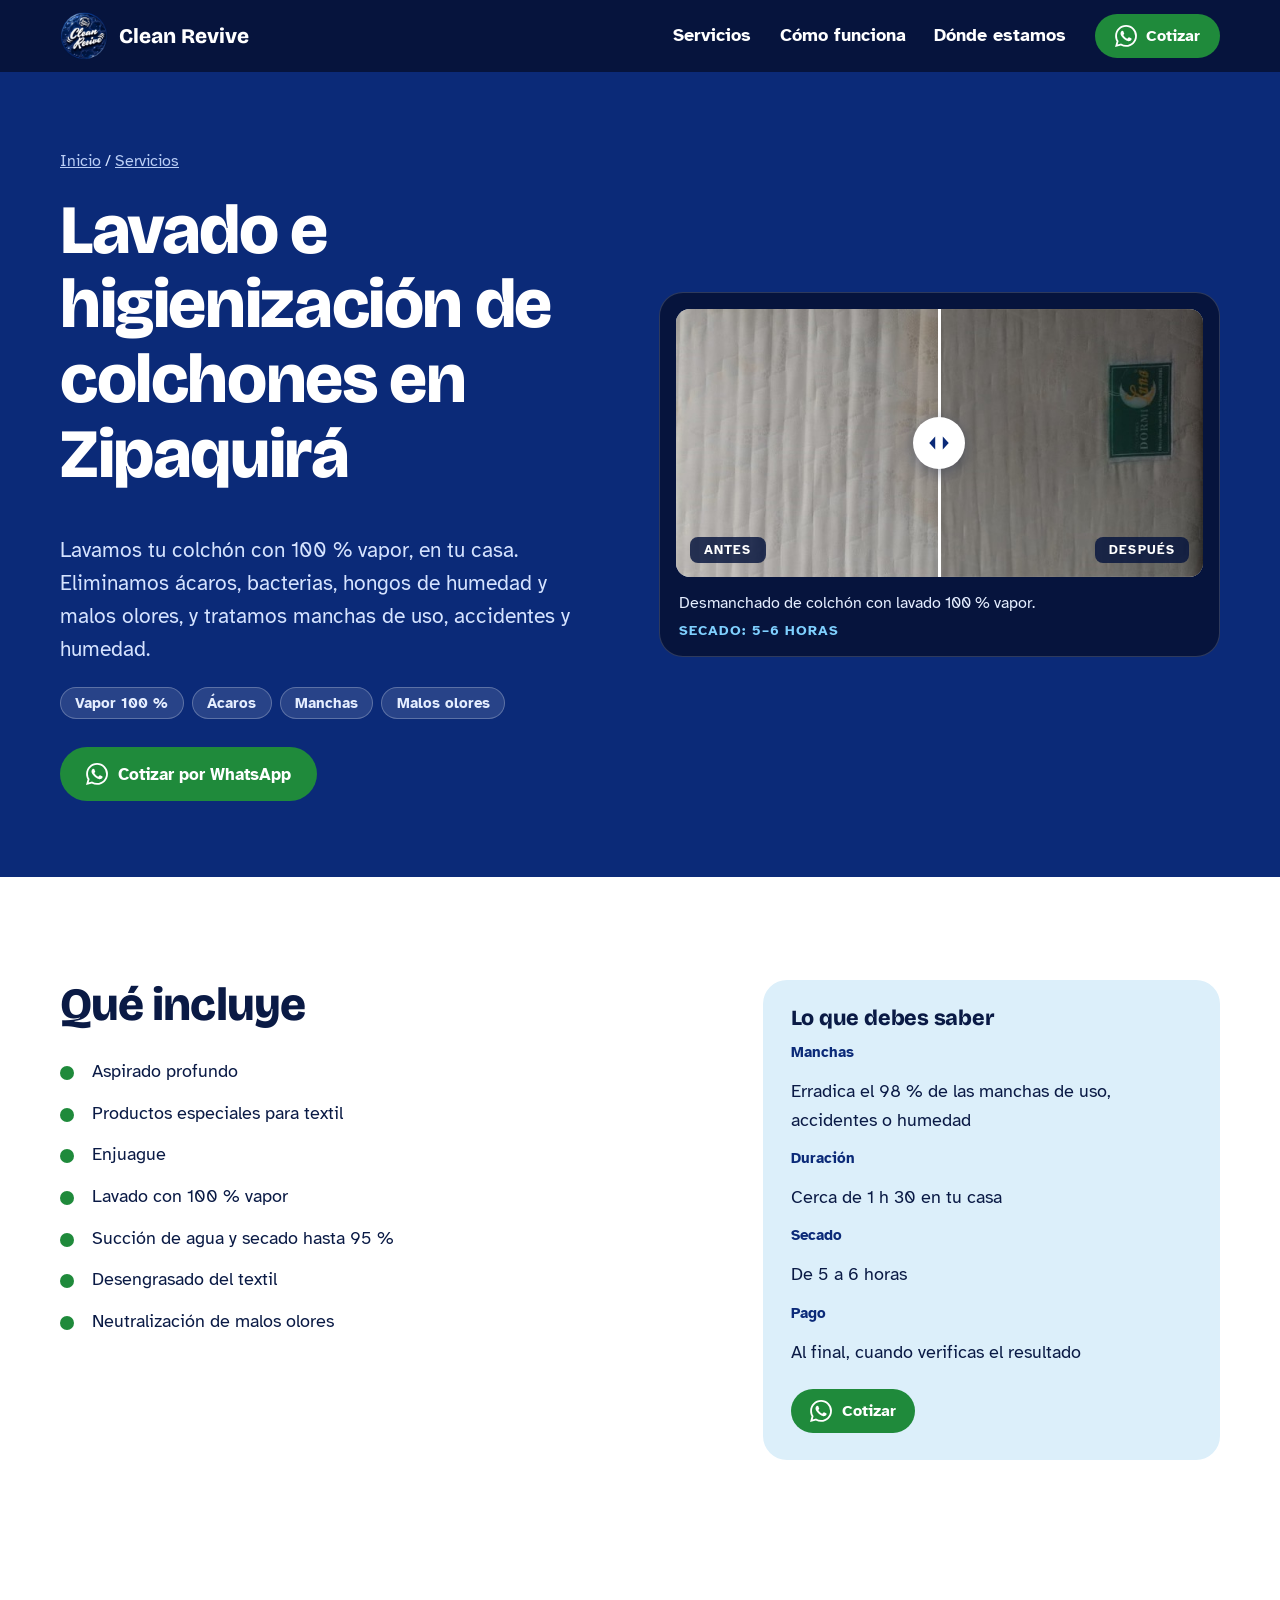
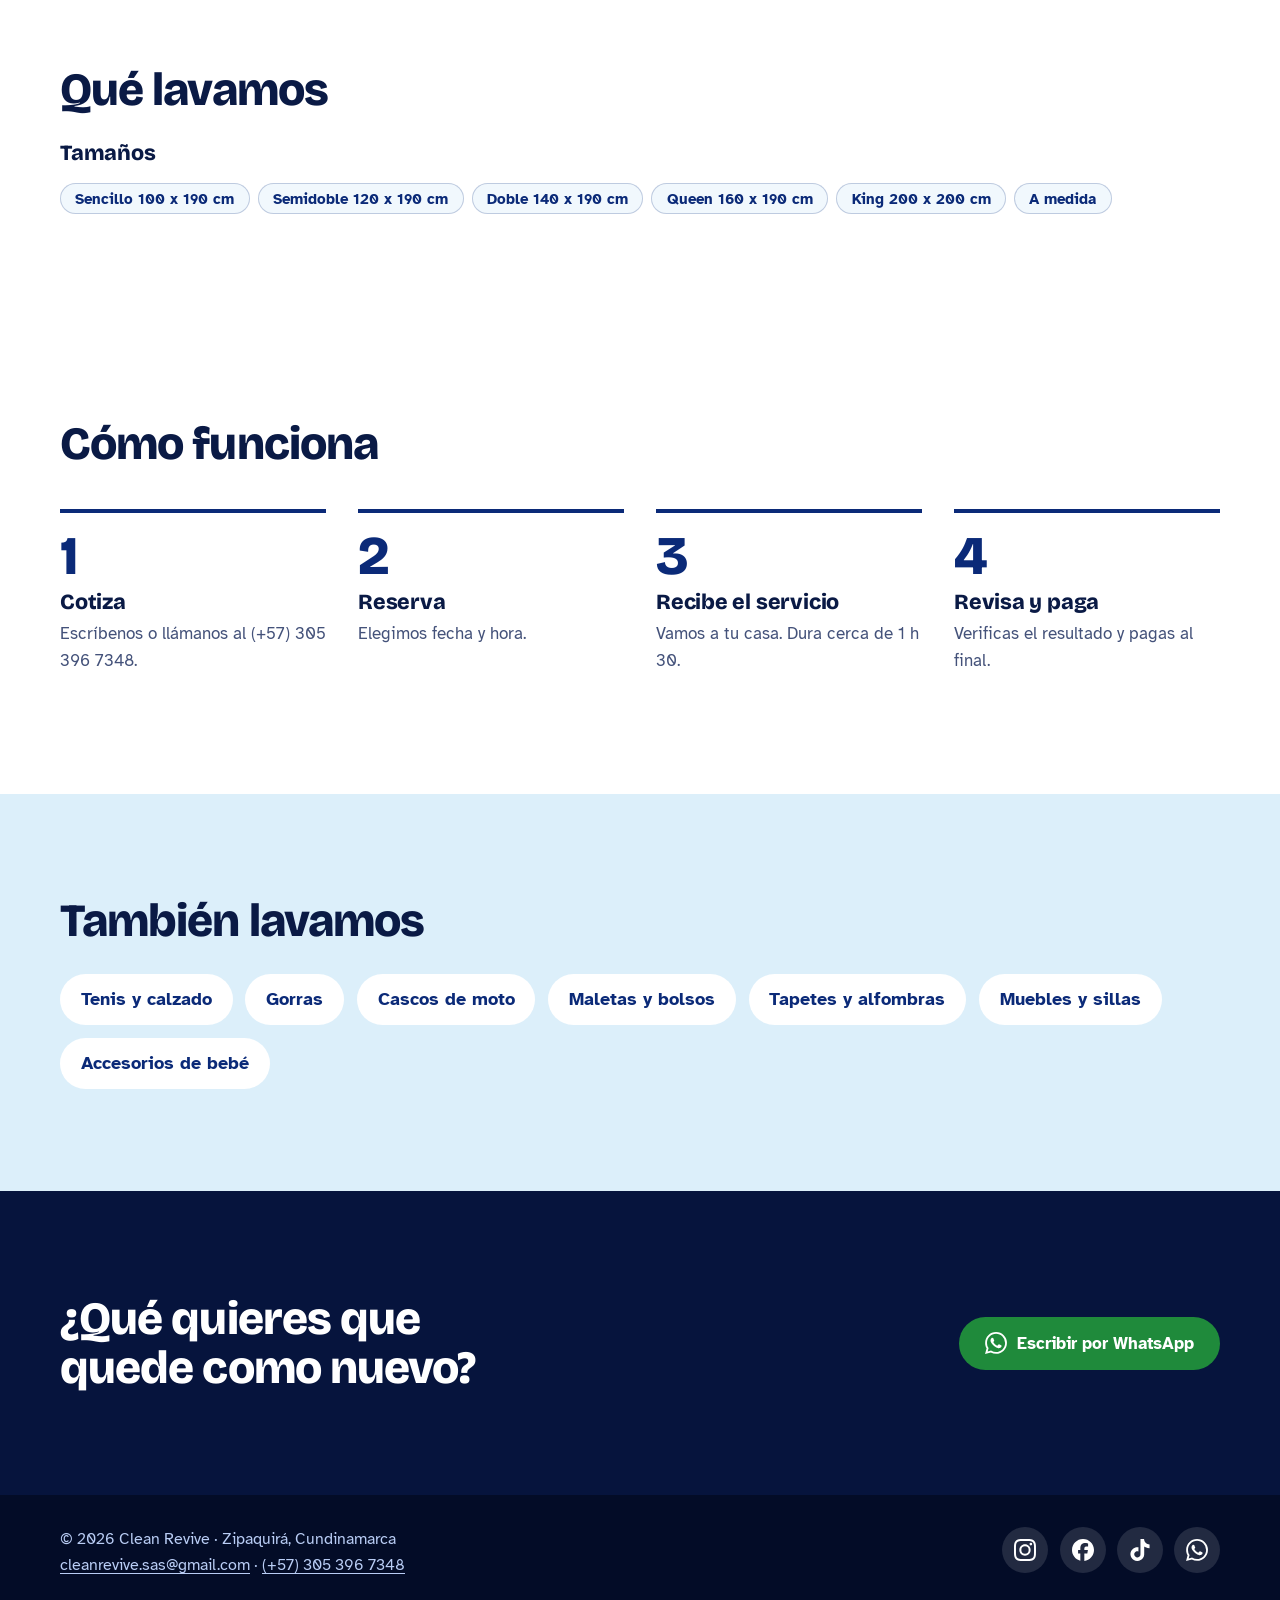
<file: lavado-e-higienizacion-de-colchones/index.html>
<!doctype html>
<html lang="es">
<head>
<meta charset="utf-8">
<meta name="viewport" content="width=device-width, initial-scale=1">
<title>Lavado e higienización de colchones en Zipaquirá | Clean Revive</title>
<meta name="description" content="Lavado de colchones con 100 % vapor a domicilio en Zipaquirá y Sabana Centro. Elimina ácaros, manchas y malos olores. Secado en 5 a 6 horas.">
<meta name="theme-color" content="#06143d">
<link rel="icon" href="../img/logo-128.png">
<link rel="preconnect" href="https://fonts.googleapis.com">
<link rel="preconnect" href="https://fonts.gstatic.com" crossorigin>
<link href="https://fonts.googleapis.com/css2?family=Atkinson+Hyperlegible:wght@400;700&family=Bricolage+Grotesque:opsz,wght@12..96,700;12..96,800&display=swap" rel="stylesheet">
<link rel="stylesheet" href="../styles.css">
</head>
<body>
<a class="skip" href="#contenido">Ir al contenido</a>
<header class="top">
  <div class="wrap">
    <a class="brand" href=".././"><img src="../img/logo-128.png" srcset="../img/logo-128.png 1x, ../img/logo-256.png 2x" alt="" width="48" height="48"><span>Clean Revive</span></a>
    <nav aria-label="Principal">
      <a href=".././#servicios">Servicios</a>
      <a href=".././#como-funciona">Cómo funciona</a>
      <a href=".././#contacto">Dónde estamos</a>
      <a class="btn btn-wa btn-sm" href="https://wa.me/573053967348?text=Hola%20Clean%20Revive%2C%20quiero%20cotizar%20el%20lavado%20de%20mi%20colch%C3%B3n" target="_blank" rel="noopener"><svg viewBox="0 0 24 24" aria-hidden="true"><path d="M17.472 14.382c-.297-.149-1.758-.867-2.03-.967-.273-.099-.471-.148-.67.15-.197.297-.767.966-.94 1.164-.173.199-.347.223-.644.075-.297-.15-1.255-.463-2.39-1.475-.883-.788-1.48-1.761-1.653-2.059-.173-.297-.018-.458.13-.606.134-.133.298-.347.446-.52.149-.174.198-.298.298-.497.099-.198.05-.371-.025-.52-.075-.149-.669-1.612-.916-2.207-.242-.579-.487-.5-.669-.51-.173-.008-.371-.01-.57-.01-.198 0-.52.074-.792.372-.272.297-1.04 1.016-1.04 2.479 0 1.462 1.065 2.875 1.213 3.074.149.198 2.096 3.2 5.077 4.487.709.306 1.262.489 1.694.625.712.227 1.36.195 1.871.118.571-.085 1.758-.719 2.006-1.413.248-.694.248-1.289.173-1.413-.074-.124-.272-.198-.57-.347m-5.421 7.403h-.004a9.87 9.87 0 01-5.031-1.378l-.361-.214-3.741.982.998-3.648-.235-.374a9.86 9.86 0 01-1.51-5.26c.001-5.45 4.436-9.884 9.888-9.884 2.64 0 5.122 1.03 6.988 2.898a9.825 9.825 0 012.893 6.994c-.003 5.45-4.437 9.884-9.885 9.884m8.413-18.297A11.815 11.815 0 0012.05 0C5.495 0 .16 5.335.157 11.892c0 2.096.547 4.142 1.588 5.945L.057 24l6.305-1.654a11.882 11.882 0 005.683 1.448h.005c6.554 0 11.89-5.335 11.893-11.893a11.821 11.821 0 00-3.48-8.413Z"/></svg>Cotizar</a>
    </nav>
  </div>
</header>
<main id="contenido">
<section class="hero on-dark">
  <div class="wrap hero-grid">
    <div>
      <p class="crumb"><a href="../">Inicio</a> / <a href="../#servicios">Servicios</a></p>
      <h1>Lavado e higienización de colchones en Zipaquirá</h1>
      <p class="lead">Lavamos tu colchón con 100 % vapor, en tu casa. Eliminamos ácaros, bacterias, hongos de humedad y malos olores, y tratamos manchas de uso, accidentes y humedad.</p>
      <ul class="chips chips-on-dark"><li>Vapor 100 %</li><li>Ácaros</li><li>Manchas</li><li>Malos olores</li></ul>
      <div class="hero-actions"><a class="btn btn-wa " href="https://wa.me/573053967348?text=Hola%20Clean%20Revive%2C%20quiero%20cotizar%20el%20lavado%20de%20mi%20colch%C3%B3n" target="_blank" rel="noopener"><svg viewBox="0 0 24 24" aria-hidden="true"><path d="M17.472 14.382c-.297-.149-1.758-.867-2.03-.967-.273-.099-.471-.148-.67.15-.197.297-.767.966-.94 1.164-.173.199-.347.223-.644.075-.297-.15-1.255-.463-2.39-1.475-.883-.788-1.48-1.761-1.653-2.059-.173-.297-.018-.458.13-.606.134-.133.298-.347.446-.52.149-.174.198-.298.298-.497.099-.198.05-.371-.025-.52-.075-.149-.669-1.612-.916-2.207-.242-.579-.487-.5-.669-.51-.173-.008-.371-.01-.57-.01-.198 0-.52.074-.792.372-.272.297-1.04 1.016-1.04 2.479 0 1.462 1.065 2.875 1.213 3.074.149.198 2.096 3.2 5.077 4.487.709.306 1.262.489 1.694.625.712.227 1.36.195 1.871.118.571-.085 1.758-.719 2.006-1.413.248-.694.248-1.289.173-1.413-.074-.124-.272-.198-.57-.347m-5.421 7.403h-.004a9.87 9.87 0 01-5.031-1.378l-.361-.214-3.741.982.998-3.648-.235-.374a9.86 9.86 0 01-1.51-5.26c.001-5.45 4.436-9.884 9.888-9.884 2.64 0 5.122 1.03 6.988 2.898a9.825 9.825 0 012.893 6.994c-.003 5.45-4.437 9.884-9.885 9.884m8.413-18.297A11.815 11.815 0 0012.05 0C5.495 0 .16 5.335.157 11.892c0 2.096.547 4.142 1.588 5.945L.057 24l6.305-1.654a11.882 11.882 0 005.683 1.448h.005c6.554 0 11.89-5.335 11.893-11.893a11.821 11.821 0 00-3.48-8.413Z"/></svg>Cotizar por WhatsApp</a></div>
    </div>
    <figure class="evidence">
      <div class="compare" style="--ratio:670/340">
        <img class="img-antes" src="../img/colchon-1-antes.jpg" srcset="../img/colchon-1-antes-480.jpg 480w, ../img/colchon-1-antes.jpg 700w" sizes="(max-width: 900px) 92vw, 560px" alt="Colchón con una mancha grande antes del lavado" width="670" height="340" loading="lazy">
        <img class="img-despues" src="../img/colchon-1-despues.jpg" srcset="../img/colchon-1-despues-480.jpg 480w, ../img/colchon-1-despues.jpg 700w" sizes="(max-width: 900px) 92vw, 560px" alt="El mismo colchón sin la mancha después del lavado" width="670" height="340" loading="lazy">
        <span class="line"></span><span class="knob"></span>
        <span class="tag tag-antes">Antes</span><span class="tag tag-despues">Después</span>
        <input type="range" min="10" max="90" value="50" aria-label="Deslizar para comparar antes y después">
      </div>
      <div class="ev-foot"><span>Desmanchado de colchón con lavado 100 % vapor.</span><span class="ev-meta">Secado: 5–6 horas</span></div>
    </figure>
  </div>
</section>

<section class="detalle block">
  <div class="wrap detalle-grid">
    <div>
      <h2>Qué incluye</h2>
      <ul class="checks"><li>Aspirado profundo</li><li>Productos especiales para textil</li><li>Enjuague</li><li>Lavado con 100 % vapor</li><li>Succión de agua y secado hasta 95 %</li><li>Desengrasado del textil</li><li>Neutralización de malos olores</li></ul>
    </div>
    <aside class="ficha">
      <h3>Lo que debes saber</h3>
      <dl><dt>Manchas</dt><dd>Erradica el 98 % de las manchas de uso, accidentes o humedad</dd><dt>Duración</dt><dd>Cerca de 1 h 30 en tu casa</dd><dt>Secado</dt><dd>De 5 a 6 horas</dd><dt>Pago</dt><dd>Al final, cuando verificas el resultado</dd></dl>
      <div class="ficha-cta"><a class="btn btn-wa btn-sm" href="https://wa.me/573053967348?text=Hola%20Clean%20Revive%2C%20quiero%20cotizar%20el%20lavado%20de%20mi%20colch%C3%B3n" target="_blank" rel="noopener"><svg viewBox="0 0 24 24" aria-hidden="true"><path d="M17.472 14.382c-.297-.149-1.758-.867-2.03-.967-.273-.099-.471-.148-.67.15-.197.297-.767.966-.94 1.164-.173.199-.347.223-.644.075-.297-.15-1.255-.463-2.39-1.475-.883-.788-1.48-1.761-1.653-2.059-.173-.297-.018-.458.13-.606.134-.133.298-.347.446-.52.149-.174.198-.298.298-.497.099-.198.05-.371-.025-.52-.075-.149-.669-1.612-.916-2.207-.242-.579-.487-.5-.669-.51-.173-.008-.371-.01-.57-.01-.198 0-.52.074-.792.372-.272.297-1.04 1.016-1.04 2.479 0 1.462 1.065 2.875 1.213 3.074.149.198 2.096 3.2 5.077 4.487.709.306 1.262.489 1.694.625.712.227 1.36.195 1.871.118.571-.085 1.758-.719 2.006-1.413.248-.694.248-1.289.173-1.413-.074-.124-.272-.198-.57-.347m-5.421 7.403h-.004a9.87 9.87 0 01-5.031-1.378l-.361-.214-3.741.982.998-3.648-.235-.374a9.86 9.86 0 01-1.51-5.26c.001-5.45 4.436-9.884 9.888-9.884 2.64 0 5.122 1.03 6.988 2.898a9.825 9.825 0 012.893 6.994c-.003 5.45-4.437 9.884-9.885 9.884m8.413-18.297A11.815 11.815 0 0012.05 0C5.495 0 .16 5.335.157 11.892c0 2.096.547 4.142 1.588 5.945L.057 24l6.305-1.654a11.882 11.882 0 005.683 1.448h.005c6.554 0 11.89-5.335 11.893-11.893a11.821 11.821 0 00-3.48-8.413Z"/></svg>Cotizar</a></div>
    </aside>
  </div>
</section>

<section class="lava block"><div class="wrap"><h2>Qué lavamos</h2><div class="lava-grid"><div><h3>Tamaños</h3><ul class="chips chips-on-light"><li>Sencillo 100 x 190 cm</li><li>Semidoble 120 x 190 cm</li><li>Doble 140 x 190 cm</li><li>Queen 160 x 190 cm</li><li>King 200 x 200 cm</li><li>A medida</li></ul></div></div></div></section>
<section class="pasos block" id="como-funciona"><div class="wrap">
    <h2>Cómo funciona</h2>
    <ol><li><h3>Cotiza</h3><p>Escríbenos o llámanos al (+57) 305 396 7348.</p></li><li><h3>Reserva</h3><p>Elegimos fecha y hora.</p></li><li><h3>Recibe el servicio</h3><p>Vamos a tu casa. Dura cerca de 1 h 30.</p></li><li><h3>Revisa y paga</h3><p>Verificas el resultado y pagas al final.</p></li></ol>
  </div></section>
<section class="otros block"><div class="wrap"><h2>También lavamos</h2><ul><li><a href="../lavado-de-tenis-y-todo-tipo-de-calzado/">Tenis y calzado</a></li><li><a href="../lavado-de-gorras/">Gorras</a></li><li><a href="../lavado-de-casco-de-moto/">Cascos de moto</a></li><li><a href="../lavado-de-maletas-y-bolsos/">Maletas y bolsos</a></li><li><a href="../lavado-de-tapetes-y-alfombras-residenciales/">Tapetes y alfombras</a></li><li><a href="../lavado-e-higienizacion-de-muebles-y-sillas-de-comedor/">Muebles y sillas</a></li><li><a href="../lavado-e-higienizacion-de-accesorios-para-bebe/">Accesorios de bebé</a></li></ul></div></section>
<section class="cierre block on-dark"><div class="wrap">
    <h2>¿Qué quieres que quede como nuevo?</h2>
    <a class="btn btn-wa " href="https://wa.me/573053967348?text=Hola%20Clean%20Revive%2C%20quiero%20cotizar%20el%20lavado%20de%20mi%20colch%C3%B3n" target="_blank" rel="noopener"><svg viewBox="0 0 24 24" aria-hidden="true"><path d="M17.472 14.382c-.297-.149-1.758-.867-2.03-.967-.273-.099-.471-.148-.67.15-.197.297-.767.966-.94 1.164-.173.199-.347.223-.644.075-.297-.15-1.255-.463-2.39-1.475-.883-.788-1.48-1.761-1.653-2.059-.173-.297-.018-.458.13-.606.134-.133.298-.347.446-.52.149-.174.198-.298.298-.497.099-.198.05-.371-.025-.52-.075-.149-.669-1.612-.916-2.207-.242-.579-.487-.5-.669-.51-.173-.008-.371-.01-.57-.01-.198 0-.52.074-.792.372-.272.297-1.04 1.016-1.04 2.479 0 1.462 1.065 2.875 1.213 3.074.149.198 2.096 3.2 5.077 4.487.709.306 1.262.489 1.694.625.712.227 1.36.195 1.871.118.571-.085 1.758-.719 2.006-1.413.248-.694.248-1.289.173-1.413-.074-.124-.272-.198-.57-.347m-5.421 7.403h-.004a9.87 9.87 0 01-5.031-1.378l-.361-.214-3.741.982.998-3.648-.235-.374a9.86 9.86 0 01-1.51-5.26c.001-5.45 4.436-9.884 9.888-9.884 2.64 0 5.122 1.03 6.988 2.898a9.825 9.825 0 012.893 6.994c-.003 5.45-4.437 9.884-9.885 9.884m8.413-18.297A11.815 11.815 0 0012.05 0C5.495 0 .16 5.335.157 11.892c0 2.096.547 4.142 1.588 5.945L.057 24l6.305-1.654a11.882 11.882 0 005.683 1.448h.005c6.554 0 11.89-5.335 11.893-11.893a11.821 11.821 0 00-3.48-8.413Z"/></svg>Escribir por WhatsApp</a>
  </div></section>
</main>
<footer class="pie">
  <div class="wrap">
    <div>
      <span>© 2026 Clean Revive · Zipaquirá, Cundinamarca</span><br>
      <a href="mailto:cleanrevive.sas@gmail.com">cleanrevive.sas@gmail.com</a> · <a href="https://wa.me/573053967348" target="_blank" rel="noopener">(+57) 305 396 7348</a>
    </div>
    <div class="redes "><a class="red red-instagram" href="https://www.instagram.com/clean_revive" target="_blank" rel="noopener" aria-label="Instagram"><svg viewBox="0 0 24 24" aria-hidden="true"><path d="M7.0301.084c-1.2768.0602-2.1487.264-2.911.5634-.7888.3075-1.4575.72-2.1228 1.3877-.6652.6677-1.075 1.3368-1.3802 2.127-.2954.7638-.4956 1.6365-.552 2.914-.0564 1.2775-.0689 1.6882-.0626 4.947.0062 3.2586.0206 3.6671.0825 4.9473.061 1.2765.264 2.1482.5635 2.9107.308.7889.72 1.4573 1.388 2.1228.6679.6655 1.3365 1.0743 2.1285 1.38.7632.295 1.6361.4961 2.9134.552 1.2773.056 1.6884.069 4.9462.0627 3.2578-.0062 3.668-.0207 4.9478-.0814 1.28-.0607 2.147-.2652 2.9098-.5633.7889-.3086 1.4578-.72 2.1228-1.3881.665-.6682 1.0745-1.3378 1.3795-2.1284.2957-.7632.4966-1.636.552-2.9124.056-1.2809.0692-1.6898.063-4.948-.0063-3.2583-.021-3.6668-.0817-4.9465-.0607-1.2797-.264-2.1487-.5633-2.9117-.3084-.7889-.72-1.4568-1.3876-2.1228C21.2982 1.33 20.628.9208 19.8378.6165 19.074.321 18.2017.1197 16.9244.0645 15.6471.0093 15.236-.005 11.977.0014 8.718.0076 8.31.0215 7.0301.0839m.1402 21.6932c-1.17-.0509-1.8053-.2453-2.2287-.408-.5606-.216-.96-.4771-1.3819-.895-.422-.4178-.6811-.8186-.9-1.378-.1644-.4234-.3624-1.058-.4171-2.228-.0595-1.2645-.072-1.6442-.079-4.848-.007-3.2037.0053-3.583.0607-4.848.05-1.169.2456-1.805.408-2.2282.216-.5613.4762-.96.895-1.3816.4188-.4217.8184-.6814 1.3783-.9003.423-.1651 1.0575-.3614 2.227-.4171 1.2655-.06 1.6447-.072 4.848-.079 3.2033-.007 3.5835.005 4.8495.0608 1.169.0508 1.8053.2445 2.228.408.5608.216.96.4754 1.3816.895.4217.4194.6816.8176.9005 1.3787.1653.4217.3617 1.056.4169 2.2263.0602 1.2655.0739 1.645.0796 4.848.0058 3.203-.0055 3.5834-.061 4.848-.051 1.17-.245 1.8055-.408 2.2294-.216.5604-.4763.96-.8954 1.3814-.419.4215-.8181.6811-1.3783.9-.4224.1649-1.0577.3617-2.2262.4174-1.2656.0595-1.6448.072-4.8493.079-3.2045.007-3.5825-.006-4.848-.0608M16.953 5.5864A1.44 1.44 0 1 0 18.39 4.144a1.44 1.44 0 0 0-1.437 1.4424M5.8385 12.012c.0067 3.4032 2.7706 6.1557 6.173 6.1493 3.4026-.0065 6.157-2.7701 6.1506-6.1733-.0065-3.4032-2.771-6.1565-6.174-6.1498-3.403.0067-6.156 2.771-6.1496 6.1738M8 12.0077a4 4 0 1 1 4.008 3.9921A3.9996 3.9996 0 0 1 8 12.0077"/></svg></a><a class="red red-facebook" href="https://www.facebook.com/share/1Z6h78SNnJ/" target="_blank" rel="noopener" aria-label="Facebook"><svg viewBox="0 0 24 24" aria-hidden="true"><path d="M9.101 23.691v-7.98H6.627v-3.667h2.474v-1.58c0-4.085 1.848-5.978 5.858-5.978.401 0 .955.042 1.468.103a8.68 8.68 0 0 1 1.141.195v3.325a8.623 8.623 0 0 0-.653-.036 26.805 26.805 0 0 0-.733-.009c-.707 0-1.259.096-1.675.309a1.686 1.686 0 0 0-.679.622c-.258.42-.374.995-.374 1.752v1.297h3.919l-.386 2.103-.287 1.564h-3.246v8.245C19.396 23.238 24 18.179 24 12.044c0-6.627-5.373-12-12-12s-12 5.373-12 12c0 5.628 3.874 10.35 9.101 11.647Z"/></svg></a><a class="red red-tiktok" href="https://www.tiktok.com/@clean_revive" target="_blank" rel="noopener" aria-label="TikTok"><svg viewBox="0 0 24 24" aria-hidden="true"><path d="M12.525.02c1.31-.02 2.61-.01 3.91-.02.08 1.53.63 3.09 1.75 4.17 1.12 1.11 2.7 1.62 4.24 1.79v4.03c-1.44-.05-2.89-.35-4.2-.97-.57-.26-1.1-.59-1.62-.93-.01 2.92.01 5.84-.02 8.75-.08 1.4-.54 2.79-1.35 3.94-1.31 1.92-3.58 3.17-5.91 3.21-1.43.08-2.86-.31-4.08-1.03-2.02-1.19-3.44-3.37-3.65-5.71-.02-.5-.03-1-.01-1.49.18-1.9 1.12-3.72 2.58-4.96 1.66-1.44 3.98-2.13 6.15-1.72.02 1.48-.04 2.96-.04 4.44-.99-.32-2.15-.23-3.02.37-.63.41-1.11 1.04-1.36 1.75-.21.51-.15 1.07-.14 1.61.24 1.64 1.82 3.02 3.5 2.87 1.12-.01 2.19-.66 2.77-1.61.19-.33.4-.67.41-1.06.1-1.79.06-3.57.07-5.36.01-4.03-.01-8.05.02-12.07z"/></svg></a><a class="red red-whatsapp" href="https://wa.me/573053967348" target="_blank" rel="noopener" aria-label="WhatsApp"><svg viewBox="0 0 24 24" aria-hidden="true"><path d="M17.472 14.382c-.297-.149-1.758-.867-2.03-.967-.273-.099-.471-.148-.67.15-.197.297-.767.966-.94 1.164-.173.199-.347.223-.644.075-.297-.15-1.255-.463-2.39-1.475-.883-.788-1.48-1.761-1.653-2.059-.173-.297-.018-.458.13-.606.134-.133.298-.347.446-.52.149-.174.198-.298.298-.497.099-.198.05-.371-.025-.52-.075-.149-.669-1.612-.916-2.207-.242-.579-.487-.5-.669-.51-.173-.008-.371-.01-.57-.01-.198 0-.52.074-.792.372-.272.297-1.04 1.016-1.04 2.479 0 1.462 1.065 2.875 1.213 3.074.149.198 2.096 3.2 5.077 4.487.709.306 1.262.489 1.694.625.712.227 1.36.195 1.871.118.571-.085 1.758-.719 2.006-1.413.248-.694.248-1.289.173-1.413-.074-.124-.272-.198-.57-.347m-5.421 7.403h-.004a9.87 9.87 0 01-5.031-1.378l-.361-.214-3.741.982.998-3.648-.235-.374a9.86 9.86 0 01-1.51-5.26c.001-5.45 4.436-9.884 9.888-9.884 2.64 0 5.122 1.03 6.988 2.898a9.825 9.825 0 012.893 6.994c-.003 5.45-4.437 9.884-9.885 9.884m8.413-18.297A11.815 11.815 0 0012.05 0C5.495 0 .16 5.335.157 11.892c0 2.096.547 4.142 1.588 5.945L.057 24l6.305-1.654a11.882 11.882 0 005.683 1.448h.005c6.554 0 11.89-5.335 11.893-11.893a11.821 11.821 0 00-3.48-8.413Z"/></svg></a></div>
  </div>
</footer>
<script src="../script.js"></script>
</body>
</html>
</file>
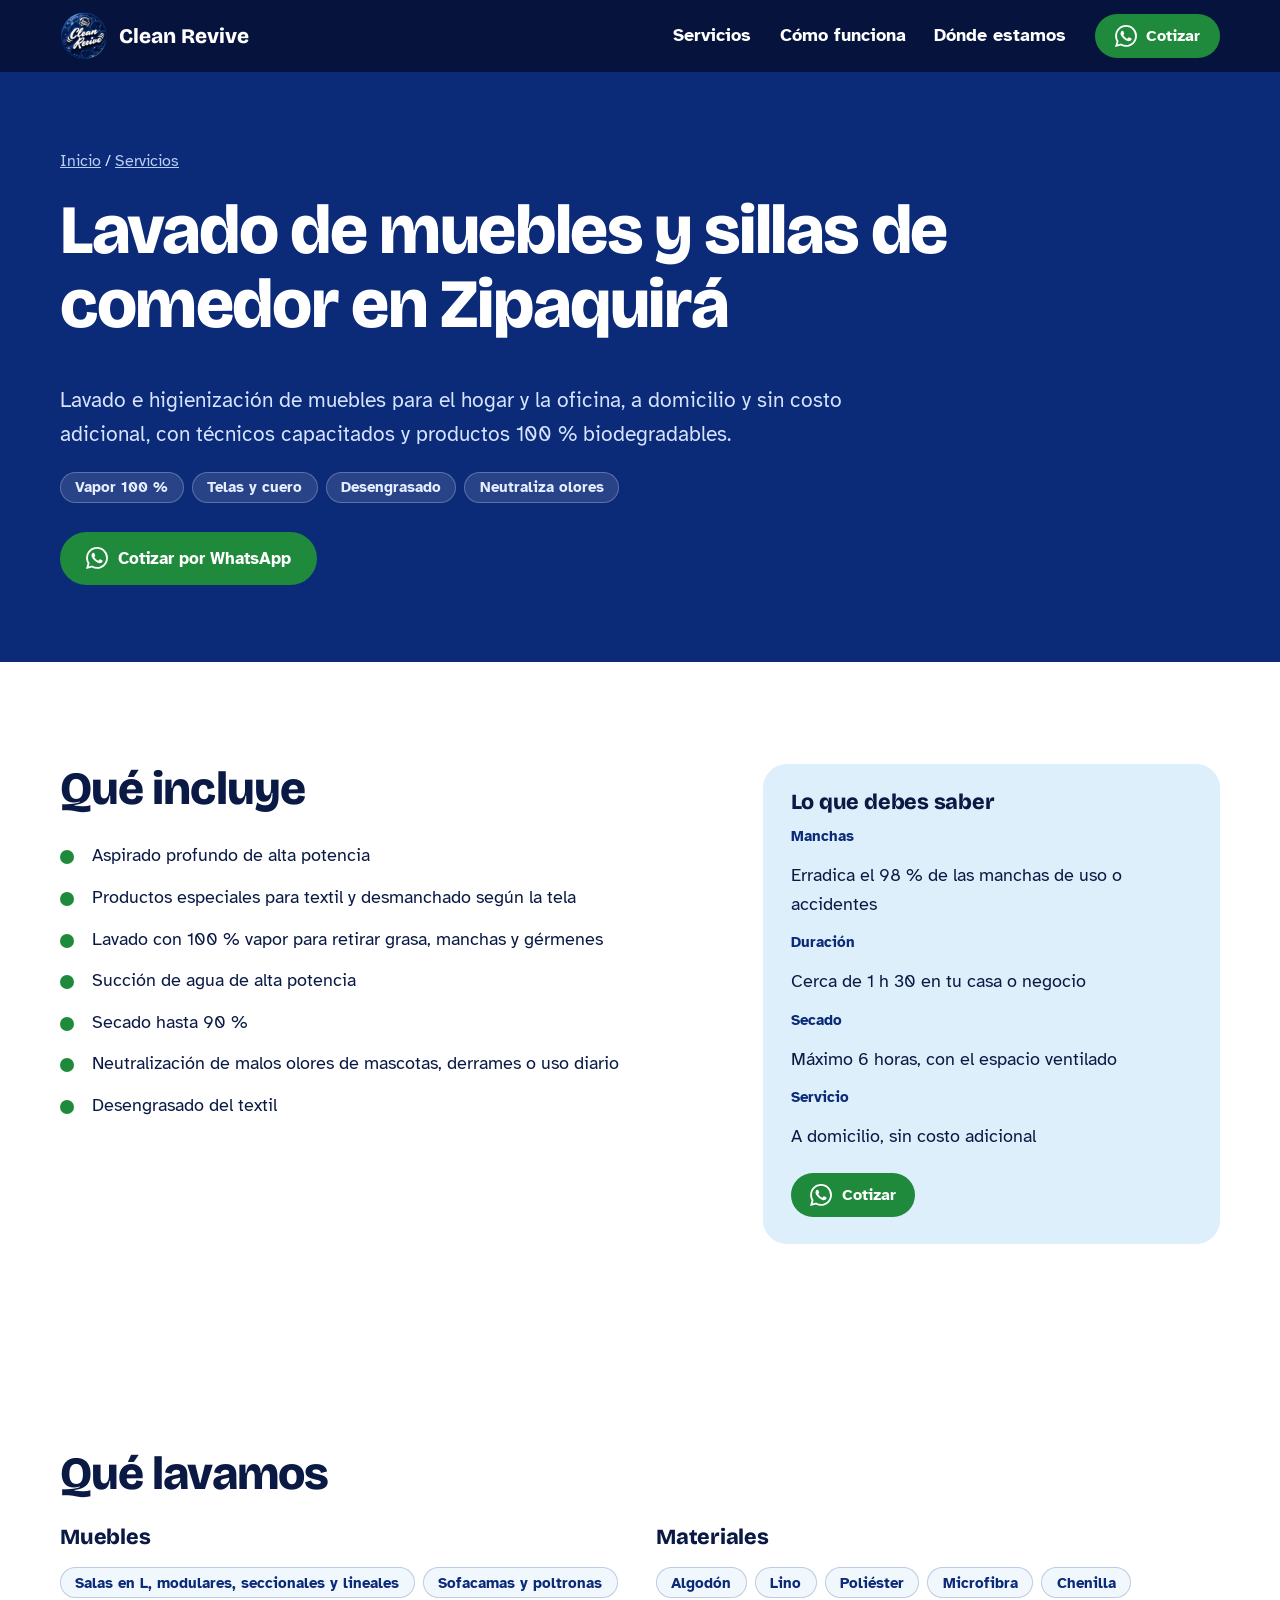
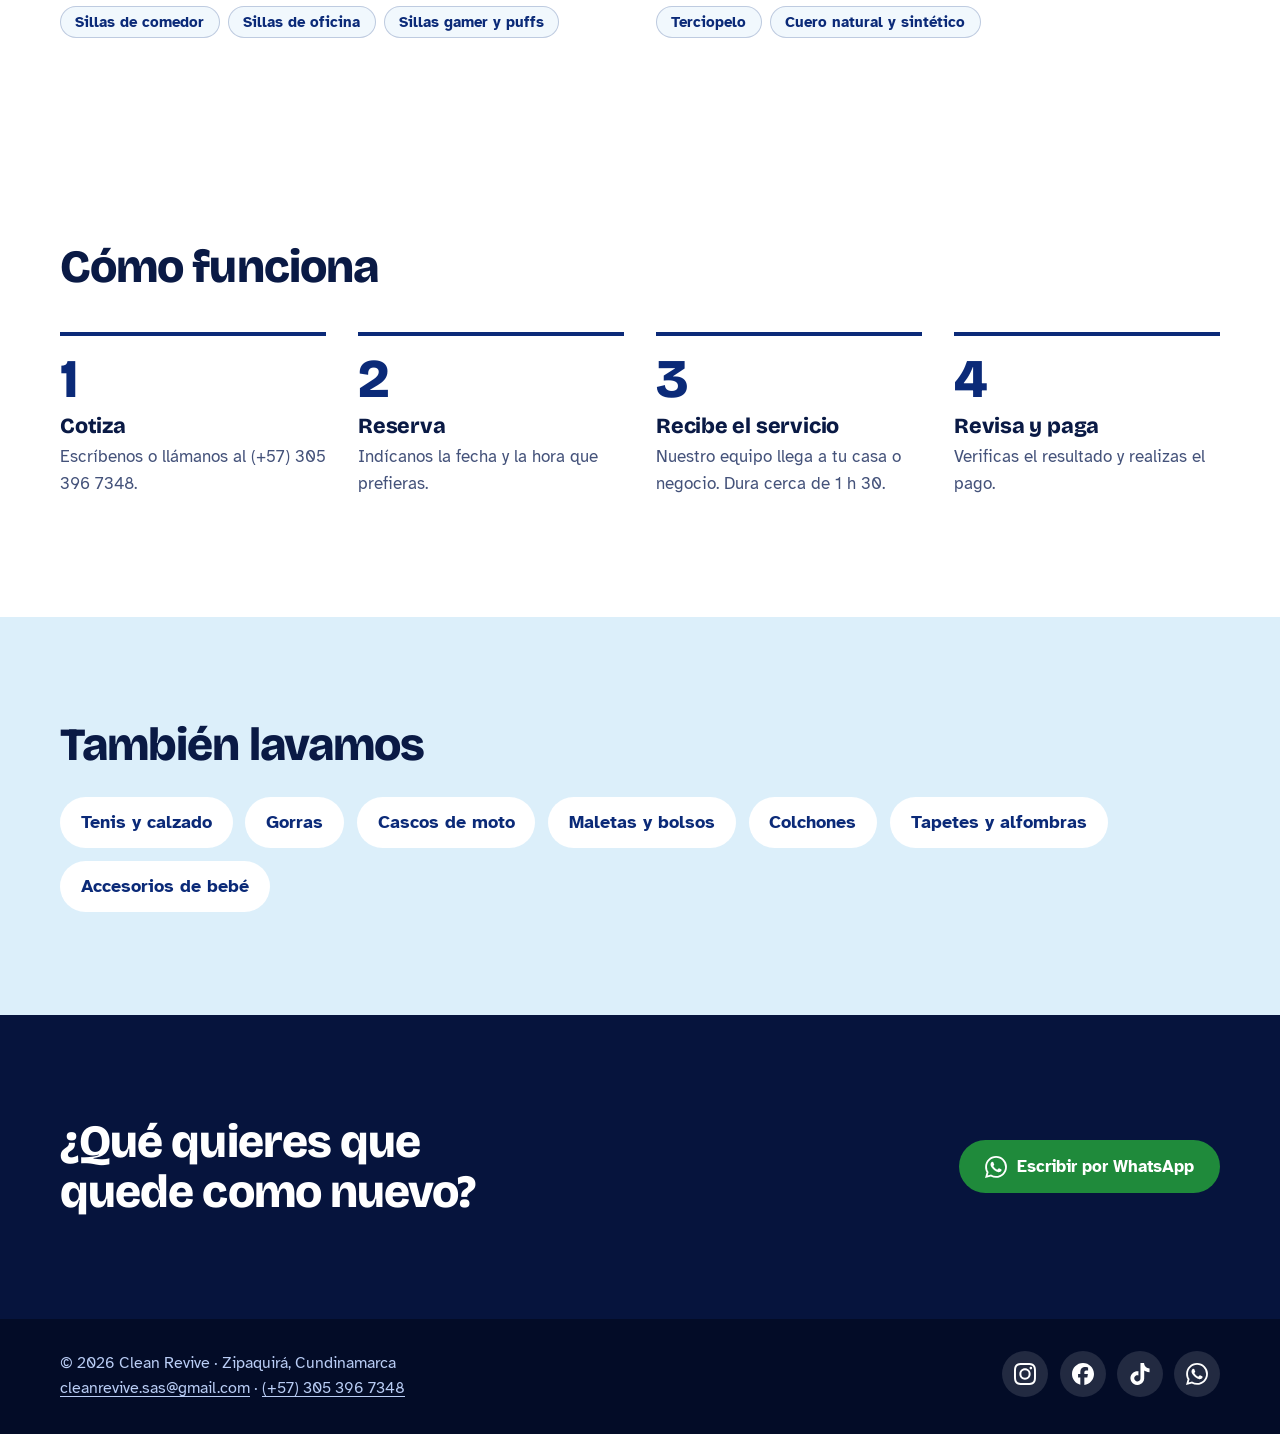
<file: lavado-e-higienizacion-de-muebles-y-sillas-de-comedor/index.html>
<!doctype html>
<html lang="es">
<head>
<meta charset="utf-8">
<meta name="viewport" content="width=device-width, initial-scale=1">
<title>Lavado de muebles y sillas de comedor en Zipaquirá | Clean Revive</title>
<meta name="description" content="Lavado e higienización de muebles y sillas de comedor a domicilio en Zipaquirá y Sabana Centro, con 100 % vapor.">
<meta name="theme-color" content="#06143d">
<link rel="icon" href="../img/logo-128.png">
<link rel="preconnect" href="https://fonts.googleapis.com">
<link rel="preconnect" href="https://fonts.gstatic.com" crossorigin>
<link href="https://fonts.googleapis.com/css2?family=Atkinson+Hyperlegible:wght@400;700&family=Bricolage+Grotesque:opsz,wght@12..96,700;12..96,800&display=swap" rel="stylesheet">
<link rel="stylesheet" href="../styles.css">
</head>
<body>
<a class="skip" href="#contenido">Ir al contenido</a>
<header class="top">
  <div class="wrap">
    <a class="brand" href=".././"><img src="../img/logo-128.png" srcset="../img/logo-128.png 1x, ../img/logo-256.png 2x" alt="" width="48" height="48"><span>Clean Revive</span></a>
    <nav aria-label="Principal">
      <a href=".././#servicios">Servicios</a>
      <a href=".././#como-funciona">Cómo funciona</a>
      <a href=".././#contacto">Dónde estamos</a>
      <a class="btn btn-wa btn-sm" href="https://wa.me/573053967348?text=Hola%20Clean%20Revive%2C%20quiero%20cotizar%20el%20lavado%20de%20muebles" target="_blank" rel="noopener"><svg viewBox="0 0 24 24" aria-hidden="true"><path d="M17.472 14.382c-.297-.149-1.758-.867-2.03-.967-.273-.099-.471-.148-.67.15-.197.297-.767.966-.94 1.164-.173.199-.347.223-.644.075-.297-.15-1.255-.463-2.39-1.475-.883-.788-1.48-1.761-1.653-2.059-.173-.297-.018-.458.13-.606.134-.133.298-.347.446-.52.149-.174.198-.298.298-.497.099-.198.05-.371-.025-.52-.075-.149-.669-1.612-.916-2.207-.242-.579-.487-.5-.669-.51-.173-.008-.371-.01-.57-.01-.198 0-.52.074-.792.372-.272.297-1.04 1.016-1.04 2.479 0 1.462 1.065 2.875 1.213 3.074.149.198 2.096 3.2 5.077 4.487.709.306 1.262.489 1.694.625.712.227 1.36.195 1.871.118.571-.085 1.758-.719 2.006-1.413.248-.694.248-1.289.173-1.413-.074-.124-.272-.198-.57-.347m-5.421 7.403h-.004a9.87 9.87 0 01-5.031-1.378l-.361-.214-3.741.982.998-3.648-.235-.374a9.86 9.86 0 01-1.51-5.26c.001-5.45 4.436-9.884 9.888-9.884 2.64 0 5.122 1.03 6.988 2.898a9.825 9.825 0 012.893 6.994c-.003 5.45-4.437 9.884-9.885 9.884m8.413-18.297A11.815 11.815 0 0012.05 0C5.495 0 .16 5.335.157 11.892c0 2.096.547 4.142 1.588 5.945L.057 24l6.305-1.654a11.882 11.882 0 005.683 1.448h.005c6.554 0 11.89-5.335 11.893-11.893a11.821 11.821 0 00-3.48-8.413Z"/></svg>Cotizar</a>
    </nav>
  </div>
</header>
<main id="contenido">
<section class="hero on-dark">
  <div class="wrap ">
    <div>
      <p class="crumb"><a href="../">Inicio</a> / <a href="../#servicios">Servicios</a></p>
      <h1>Lavado de muebles y sillas de comedor en Zipaquirá</h1>
      <p class="lead">Lavado e higienización de muebles para el hogar y la oficina, a domicilio y sin costo adicional, con técnicos capacitados y productos 100 % biodegradables.</p>
      <ul class="chips chips-on-dark"><li>Vapor 100 %</li><li>Telas y cuero</li><li>Desengrasado</li><li>Neutraliza olores</li></ul>
      <div class="hero-actions"><a class="btn btn-wa " href="https://wa.me/573053967348?text=Hola%20Clean%20Revive%2C%20quiero%20cotizar%20el%20lavado%20de%20muebles" target="_blank" rel="noopener"><svg viewBox="0 0 24 24" aria-hidden="true"><path d="M17.472 14.382c-.297-.149-1.758-.867-2.03-.967-.273-.099-.471-.148-.67.15-.197.297-.767.966-.94 1.164-.173.199-.347.223-.644.075-.297-.15-1.255-.463-2.39-1.475-.883-.788-1.48-1.761-1.653-2.059-.173-.297-.018-.458.13-.606.134-.133.298-.347.446-.52.149-.174.198-.298.298-.497.099-.198.05-.371-.025-.52-.075-.149-.669-1.612-.916-2.207-.242-.579-.487-.5-.669-.51-.173-.008-.371-.01-.57-.01-.198 0-.52.074-.792.372-.272.297-1.04 1.016-1.04 2.479 0 1.462 1.065 2.875 1.213 3.074.149.198 2.096 3.2 5.077 4.487.709.306 1.262.489 1.694.625.712.227 1.36.195 1.871.118.571-.085 1.758-.719 2.006-1.413.248-.694.248-1.289.173-1.413-.074-.124-.272-.198-.57-.347m-5.421 7.403h-.004a9.87 9.87 0 01-5.031-1.378l-.361-.214-3.741.982.998-3.648-.235-.374a9.86 9.86 0 01-1.51-5.26c.001-5.45 4.436-9.884 9.888-9.884 2.64 0 5.122 1.03 6.988 2.898a9.825 9.825 0 012.893 6.994c-.003 5.45-4.437 9.884-9.885 9.884m8.413-18.297A11.815 11.815 0 0012.05 0C5.495 0 .16 5.335.157 11.892c0 2.096.547 4.142 1.588 5.945L.057 24l6.305-1.654a11.882 11.882 0 005.683 1.448h.005c6.554 0 11.89-5.335 11.893-11.893a11.821 11.821 0 00-3.48-8.413Z"/></svg>Cotizar por WhatsApp</a></div>
    </div>
    
  </div>
</section>

<section class="detalle block">
  <div class="wrap detalle-grid">
    <div>
      <h2>Qué incluye</h2>
      <ul class="checks"><li>Aspirado profundo de alta potencia</li><li>Productos especiales para textil y desmanchado según la tela</li><li>Lavado con 100 % vapor para retirar grasa, manchas y gérmenes</li><li>Succión de agua de alta potencia</li><li>Secado hasta 90 %</li><li>Neutralización de malos olores de mascotas, derrames o uso diario</li><li>Desengrasado del textil</li></ul>
    </div>
    <aside class="ficha">
      <h3>Lo que debes saber</h3>
      <dl><dt>Manchas</dt><dd>Erradica el 98 % de las manchas de uso o accidentes</dd><dt>Duración</dt><dd>Cerca de 1 h 30 en tu casa o negocio</dd><dt>Secado</dt><dd>Máximo 6 horas, con el espacio ventilado</dd><dt>Servicio</dt><dd>A domicilio, sin costo adicional</dd></dl>
      <div class="ficha-cta"><a class="btn btn-wa btn-sm" href="https://wa.me/573053967348?text=Hola%20Clean%20Revive%2C%20quiero%20cotizar%20el%20lavado%20de%20muebles" target="_blank" rel="noopener"><svg viewBox="0 0 24 24" aria-hidden="true"><path d="M17.472 14.382c-.297-.149-1.758-.867-2.03-.967-.273-.099-.471-.148-.67.15-.197.297-.767.966-.94 1.164-.173.199-.347.223-.644.075-.297-.15-1.255-.463-2.39-1.475-.883-.788-1.48-1.761-1.653-2.059-.173-.297-.018-.458.13-.606.134-.133.298-.347.446-.52.149-.174.198-.298.298-.497.099-.198.05-.371-.025-.52-.075-.149-.669-1.612-.916-2.207-.242-.579-.487-.5-.669-.51-.173-.008-.371-.01-.57-.01-.198 0-.52.074-.792.372-.272.297-1.04 1.016-1.04 2.479 0 1.462 1.065 2.875 1.213 3.074.149.198 2.096 3.2 5.077 4.487.709.306 1.262.489 1.694.625.712.227 1.36.195 1.871.118.571-.085 1.758-.719 2.006-1.413.248-.694.248-1.289.173-1.413-.074-.124-.272-.198-.57-.347m-5.421 7.403h-.004a9.87 9.87 0 01-5.031-1.378l-.361-.214-3.741.982.998-3.648-.235-.374a9.86 9.86 0 01-1.51-5.26c.001-5.45 4.436-9.884 9.888-9.884 2.64 0 5.122 1.03 6.988 2.898a9.825 9.825 0 012.893 6.994c-.003 5.45-4.437 9.884-9.885 9.884m8.413-18.297A11.815 11.815 0 0012.05 0C5.495 0 .16 5.335.157 11.892c0 2.096.547 4.142 1.588 5.945L.057 24l6.305-1.654a11.882 11.882 0 005.683 1.448h.005c6.554 0 11.89-5.335 11.893-11.893a11.821 11.821 0 00-3.48-8.413Z"/></svg>Cotizar</a></div>
    </aside>
  </div>
</section>

<section class="lava block"><div class="wrap"><h2>Qué lavamos</h2><div class="lava-grid"><div><h3>Muebles</h3><ul class="chips chips-on-light"><li>Salas en L, modulares, seccionales y lineales</li><li>Sofacamas y poltronas</li><li>Sillas de comedor</li><li>Sillas de oficina</li><li>Sillas gamer y puffs</li></ul></div><div><h3>Materiales</h3><ul class="chips chips-on-light"><li>Algodón</li><li>Lino</li><li>Poliéster</li><li>Microfibra</li><li>Chenilla</li><li>Terciopelo</li><li>Cuero natural y sintético</li></ul></div></div></div></section>
<section class="pasos block" id="como-funciona"><div class="wrap">
    <h2>Cómo funciona</h2>
    <ol><li><h3>Cotiza</h3><p>Escríbenos o llámanos al (+57) 305 396 7348.</p></li><li><h3>Reserva</h3><p>Indícanos la fecha y la hora que prefieras.</p></li><li><h3>Recibe el servicio</h3><p>Nuestro equipo llega a tu casa o negocio. Dura cerca de 1 h 30.</p></li><li><h3>Revisa y paga</h3><p>Verificas el resultado y realizas el pago.</p></li></ol>
  </div></section>
<section class="otros block"><div class="wrap"><h2>También lavamos</h2><ul><li><a href="../lavado-de-tenis-y-todo-tipo-de-calzado/">Tenis y calzado</a></li><li><a href="../lavado-de-gorras/">Gorras</a></li><li><a href="../lavado-de-casco-de-moto/">Cascos de moto</a></li><li><a href="../lavado-de-maletas-y-bolsos/">Maletas y bolsos</a></li><li><a href="../lavado-e-higienizacion-de-colchones/">Colchones</a></li><li><a href="../lavado-de-tapetes-y-alfombras-residenciales/">Tapetes y alfombras</a></li><li><a href="../lavado-e-higienizacion-de-accesorios-para-bebe/">Accesorios de bebé</a></li></ul></div></section>
<section class="cierre block on-dark"><div class="wrap">
    <h2>¿Qué quieres que quede como nuevo?</h2>
    <a class="btn btn-wa " href="https://wa.me/573053967348?text=Hola%20Clean%20Revive%2C%20quiero%20cotizar%20el%20lavado%20de%20muebles" target="_blank" rel="noopener"><svg viewBox="0 0 24 24" aria-hidden="true"><path d="M17.472 14.382c-.297-.149-1.758-.867-2.03-.967-.273-.099-.471-.148-.67.15-.197.297-.767.966-.94 1.164-.173.199-.347.223-.644.075-.297-.15-1.255-.463-2.39-1.475-.883-.788-1.48-1.761-1.653-2.059-.173-.297-.018-.458.13-.606.134-.133.298-.347.446-.52.149-.174.198-.298.298-.497.099-.198.05-.371-.025-.52-.075-.149-.669-1.612-.916-2.207-.242-.579-.487-.5-.669-.51-.173-.008-.371-.01-.57-.01-.198 0-.52.074-.792.372-.272.297-1.04 1.016-1.04 2.479 0 1.462 1.065 2.875 1.213 3.074.149.198 2.096 3.2 5.077 4.487.709.306 1.262.489 1.694.625.712.227 1.36.195 1.871.118.571-.085 1.758-.719 2.006-1.413.248-.694.248-1.289.173-1.413-.074-.124-.272-.198-.57-.347m-5.421 7.403h-.004a9.87 9.87 0 01-5.031-1.378l-.361-.214-3.741.982.998-3.648-.235-.374a9.86 9.86 0 01-1.51-5.26c.001-5.45 4.436-9.884 9.888-9.884 2.64 0 5.122 1.03 6.988 2.898a9.825 9.825 0 012.893 6.994c-.003 5.45-4.437 9.884-9.885 9.884m8.413-18.297A11.815 11.815 0 0012.05 0C5.495 0 .16 5.335.157 11.892c0 2.096.547 4.142 1.588 5.945L.057 24l6.305-1.654a11.882 11.882 0 005.683 1.448h.005c6.554 0 11.89-5.335 11.893-11.893a11.821 11.821 0 00-3.48-8.413Z"/></svg>Escribir por WhatsApp</a>
  </div></section>
</main>
<footer class="pie">
  <div class="wrap">
    <div>
      <span>© 2026 Clean Revive · Zipaquirá, Cundinamarca</span><br>
      <a href="mailto:cleanrevive.sas@gmail.com">cleanrevive.sas@gmail.com</a> · <a href="https://wa.me/573053967348" target="_blank" rel="noopener">(+57) 305 396 7348</a>
    </div>
    <div class="redes "><a class="red red-instagram" href="https://www.instagram.com/clean_revive" target="_blank" rel="noopener" aria-label="Instagram"><svg viewBox="0 0 24 24" aria-hidden="true"><path d="M7.0301.084c-1.2768.0602-2.1487.264-2.911.5634-.7888.3075-1.4575.72-2.1228 1.3877-.6652.6677-1.075 1.3368-1.3802 2.127-.2954.7638-.4956 1.6365-.552 2.914-.0564 1.2775-.0689 1.6882-.0626 4.947.0062 3.2586.0206 3.6671.0825 4.9473.061 1.2765.264 2.1482.5635 2.9107.308.7889.72 1.4573 1.388 2.1228.6679.6655 1.3365 1.0743 2.1285 1.38.7632.295 1.6361.4961 2.9134.552 1.2773.056 1.6884.069 4.9462.0627 3.2578-.0062 3.668-.0207 4.9478-.0814 1.28-.0607 2.147-.2652 2.9098-.5633.7889-.3086 1.4578-.72 2.1228-1.3881.665-.6682 1.0745-1.3378 1.3795-2.1284.2957-.7632.4966-1.636.552-2.9124.056-1.2809.0692-1.6898.063-4.948-.0063-3.2583-.021-3.6668-.0817-4.9465-.0607-1.2797-.264-2.1487-.5633-2.9117-.3084-.7889-.72-1.4568-1.3876-2.1228C21.2982 1.33 20.628.9208 19.8378.6165 19.074.321 18.2017.1197 16.9244.0645 15.6471.0093 15.236-.005 11.977.0014 8.718.0076 8.31.0215 7.0301.0839m.1402 21.6932c-1.17-.0509-1.8053-.2453-2.2287-.408-.5606-.216-.96-.4771-1.3819-.895-.422-.4178-.6811-.8186-.9-1.378-.1644-.4234-.3624-1.058-.4171-2.228-.0595-1.2645-.072-1.6442-.079-4.848-.007-3.2037.0053-3.583.0607-4.848.05-1.169.2456-1.805.408-2.2282.216-.5613.4762-.96.895-1.3816.4188-.4217.8184-.6814 1.3783-.9003.423-.1651 1.0575-.3614 2.227-.4171 1.2655-.06 1.6447-.072 4.848-.079 3.2033-.007 3.5835.005 4.8495.0608 1.169.0508 1.8053.2445 2.228.408.5608.216.96.4754 1.3816.895.4217.4194.6816.8176.9005 1.3787.1653.4217.3617 1.056.4169 2.2263.0602 1.2655.0739 1.645.0796 4.848.0058 3.203-.0055 3.5834-.061 4.848-.051 1.17-.245 1.8055-.408 2.2294-.216.5604-.4763.96-.8954 1.3814-.419.4215-.8181.6811-1.3783.9-.4224.1649-1.0577.3617-2.2262.4174-1.2656.0595-1.6448.072-4.8493.079-3.2045.007-3.5825-.006-4.848-.0608M16.953 5.5864A1.44 1.44 0 1 0 18.39 4.144a1.44 1.44 0 0 0-1.437 1.4424M5.8385 12.012c.0067 3.4032 2.7706 6.1557 6.173 6.1493 3.4026-.0065 6.157-2.7701 6.1506-6.1733-.0065-3.4032-2.771-6.1565-6.174-6.1498-3.403.0067-6.156 2.771-6.1496 6.1738M8 12.0077a4 4 0 1 1 4.008 3.9921A3.9996 3.9996 0 0 1 8 12.0077"/></svg></a><a class="red red-facebook" href="https://www.facebook.com/share/1Z6h78SNnJ/" target="_blank" rel="noopener" aria-label="Facebook"><svg viewBox="0 0 24 24" aria-hidden="true"><path d="M9.101 23.691v-7.98H6.627v-3.667h2.474v-1.58c0-4.085 1.848-5.978 5.858-5.978.401 0 .955.042 1.468.103a8.68 8.68 0 0 1 1.141.195v3.325a8.623 8.623 0 0 0-.653-.036 26.805 26.805 0 0 0-.733-.009c-.707 0-1.259.096-1.675.309a1.686 1.686 0 0 0-.679.622c-.258.42-.374.995-.374 1.752v1.297h3.919l-.386 2.103-.287 1.564h-3.246v8.245C19.396 23.238 24 18.179 24 12.044c0-6.627-5.373-12-12-12s-12 5.373-12 12c0 5.628 3.874 10.35 9.101 11.647Z"/></svg></a><a class="red red-tiktok" href="https://www.tiktok.com/@clean_revive" target="_blank" rel="noopener" aria-label="TikTok"><svg viewBox="0 0 24 24" aria-hidden="true"><path d="M12.525.02c1.31-.02 2.61-.01 3.91-.02.08 1.53.63 3.09 1.75 4.17 1.12 1.11 2.7 1.62 4.24 1.79v4.03c-1.44-.05-2.89-.35-4.2-.97-.57-.26-1.1-.59-1.62-.93-.01 2.92.01 5.84-.02 8.75-.08 1.4-.54 2.79-1.35 3.94-1.31 1.92-3.58 3.17-5.91 3.21-1.43.08-2.86-.31-4.08-1.03-2.02-1.19-3.44-3.37-3.65-5.71-.02-.5-.03-1-.01-1.49.18-1.9 1.12-3.72 2.58-4.96 1.66-1.44 3.98-2.13 6.15-1.72.02 1.48-.04 2.96-.04 4.44-.99-.32-2.15-.23-3.02.37-.63.41-1.11 1.04-1.36 1.75-.21.51-.15 1.07-.14 1.61.24 1.64 1.82 3.02 3.5 2.87 1.12-.01 2.19-.66 2.77-1.61.19-.33.4-.67.41-1.06.1-1.79.06-3.57.07-5.36.01-4.03-.01-8.05.02-12.07z"/></svg></a><a class="red red-whatsapp" href="https://wa.me/573053967348" target="_blank" rel="noopener" aria-label="WhatsApp"><svg viewBox="0 0 24 24" aria-hidden="true"><path d="M17.472 14.382c-.297-.149-1.758-.867-2.03-.967-.273-.099-.471-.148-.67.15-.197.297-.767.966-.94 1.164-.173.199-.347.223-.644.075-.297-.15-1.255-.463-2.39-1.475-.883-.788-1.48-1.761-1.653-2.059-.173-.297-.018-.458.13-.606.134-.133.298-.347.446-.52.149-.174.198-.298.298-.497.099-.198.05-.371-.025-.52-.075-.149-.669-1.612-.916-2.207-.242-.579-.487-.5-.669-.51-.173-.008-.371-.01-.57-.01-.198 0-.52.074-.792.372-.272.297-1.04 1.016-1.04 2.479 0 1.462 1.065 2.875 1.213 3.074.149.198 2.096 3.2 5.077 4.487.709.306 1.262.489 1.694.625.712.227 1.36.195 1.871.118.571-.085 1.758-.719 2.006-1.413.248-.694.248-1.289.173-1.413-.074-.124-.272-.198-.57-.347m-5.421 7.403h-.004a9.87 9.87 0 01-5.031-1.378l-.361-.214-3.741.982.998-3.648-.235-.374a9.86 9.86 0 01-1.51-5.26c.001-5.45 4.436-9.884 9.888-9.884 2.64 0 5.122 1.03 6.988 2.898a9.825 9.825 0 012.893 6.994c-.003 5.45-4.437 9.884-9.885 9.884m8.413-18.297A11.815 11.815 0 0012.05 0C5.495 0 .16 5.335.157 11.892c0 2.096.547 4.142 1.588 5.945L.057 24l6.305-1.654a11.882 11.882 0 005.683 1.448h.005c6.554 0 11.89-5.335 11.893-11.893a11.821 11.821 0 00-3.48-8.413Z"/></svg></a></div>
  </div>
</footer>
<script src="../script.js"></script>
</body>
</html>
</file>
<file: styles.css>
/* Clean Revive — azul del logo a ancho completo; el blanco es el color de lectura.
   Formas: círculos y píldoras (burbujas). Una sola superficie grande con radio 24px. */
:root {
  --espuma: #0b2a78;
  --noche: #06143d;
  --vapor: #dcefFA;
  --vapor-2: #f1f8fd;
  --hoja: #1f8a3b;
  --hoja-oscuro: #176e2e;
  --texto: #0a1a45;
  --suave: #44527a;
  --radio: 24px;
  --display: "Bricolage Grotesque", system-ui, sans-serif;
  --cuerpo: "Atkinson Hyperlegible", system-ui, sans-serif;
}

*, *::before, *::after { box-sizing: border-box; }
html { scroll-behavior: smooth; scroll-padding-top: 88px; }
body { margin: 0; font: 400 1.125rem/1.6 var(--cuerpo); color: var(--texto); background: #fff; }
img { max-width: 100%; height: auto; display: block; }
a { color: inherit; }
h1, h2, h3 { font-family: var(--display); font-weight: 800; letter-spacing: -.02em; line-height: 1.08; margin: 0 0 .6em; }
h1 { font-size: clamp(2.4rem, 5.4vw, 4.4rem); }
h2 { font-size: clamp(1.9rem, 3.6vw, 3rem); }
h3 { font-size: 1.35rem; letter-spacing: -.01em; }
p { margin: 0 0 1em; max-width: 62ch; }
:focus-visible { outline: 3px solid #7fd0ff; outline-offset: 3px; }
.wrap { width: min(1160px, 100% - 2.5rem); margin-inline: auto; }
.block { padding-block: clamp(3.5rem, 8vw, 6.5rem); }
.on-dark { color: #fff; }
.on-dark p { color: #d5e3ff; }
.skip { position: absolute; left: -999px; }
.skip:focus { left: 1rem; top: 1rem; background: #fff; color: var(--noche); padding: .6rem 1rem; z-index: 99; }

/* Botones */
.btn {
  display: inline-flex; align-items: center; justify-content: center; gap: .6rem; min-height: 52px;
  padding: .85rem 1.5rem; border-radius: 999px; border: 2px solid transparent;
  font: 700 1.05rem var(--cuerpo); text-decoration: none; cursor: pointer; transition: background .15s, transform .15s;
}
.btn:hover { transform: translateY(-2px); }
.btn svg { width: 22px; height: 22px; fill: currentColor; flex: none; }
.btn-wa { background: var(--hoja); color: #fff; }
.btn-wa:hover { background: var(--hoja-oscuro); }
.btn-line { border-color: currentColor; background: transparent; }
.btn-sm { min-height: 44px; padding: .5rem 1.1rem; font-size: 1rem; }

/* Encabezado */
.top { position: sticky; top: 0; z-index: 50; background: var(--noche); color: #fff; }
.top .wrap { display: flex; align-items: center; justify-content: space-between; gap: 1rem; min-height: 72px; }
.brand { display: flex; align-items: center; gap: .7rem; text-decoration: none; font: 800 1.3rem var(--display); }
.brand img { width: 48px; height: auto; }
.top nav { display: flex; align-items: center; gap: 1.8rem; }
.top nav a:not(.btn) { text-decoration: none; font-weight: 700; padding: .5rem 0; border-bottom: 2px solid transparent; }
.top nav a:not(.btn):hover { border-color: #7fd0ff; }

/* Hero */
.hero { background: var(--espuma); color: #fff; overflow: hidden; padding-block: clamp(2.5rem, 6vw, 5rem); }
.hero-grid { display: grid; grid-template-columns: 1fr 1.05fr; gap: clamp(2rem, 5vw, 4.5rem); align-items: center; }
.hero p.lead { font-size: 1.3rem; color: #d5e3ff; }
.hero-actions { display: flex; flex-wrap: wrap; gap: 1rem; align-items: center; margin-top: 1.8rem; }
.status { display: flex; align-items: center; gap: .6rem; margin: 1.4rem 0 0; color: #d5e3ff; font-size: 1rem; }
.status::before { content: ""; width: 12px; height: 12px; border-radius: 50%; background: #9aa9cf; flex: none; }
.status[data-open="true"]::before { background: #4be36f; box-shadow: 0 0 0 4px rgba(75, 227, 111, .25); }
.hero-figure { position: relative; margin: 0; }
.hero-figure::before {
  content: ""; position: absolute; width: 125%; aspect-ratio: 1; left: -12%; top: -22%;
  border: 2px solid rgba(255, 255, 255, .14); border-radius: 50%; pointer-events: none;
}
.hero-figure figcaption { margin-top: .8rem; font-size: 1rem; color: #b9cdf5; position: relative; }

/* Logo flotante con burbujas (inicio) */
.hero-wave { position: relative; padding-bottom: clamp(5rem, 11vw, 8rem); }
.wave { position: absolute; left: 0; bottom: -1px; width: 100%; height: clamp(40px, 7vw, 90px); display: block; }
.hero-logo { position: relative; display: grid; place-items: center; }
.hero-logo img { width: min(400px, 78%); aspect-ratio: 1; object-fit: contain; filter: drop-shadow(0 28px 40px rgba(0, 0, 0, .4)); animation: flota 6s ease-in-out infinite; }
.bubble { position: absolute; border-radius: 50%; border: 1px solid rgba(255, 255, 255, .35); background: radial-gradient(circle at 30% 30%, rgba(255, 255, 255, .55), rgba(255, 255, 255, .06)); }
.b1 { width: 76px; height: 76px; top: 4%; left: 6%; animation: flota 7s ease-in-out infinite; }
.b2 { width: 38px; height: 38px; bottom: 10%; left: 0; animation: flota 5s ease-in-out infinite reverse; }
.b3 { width: 54px; height: 54px; top: 16%; right: 0; animation: flota 8s ease-in-out infinite; }
@keyframes flota { 50% { transform: translateY(-16px); } }

/* Sección del comparador */
.diferencia-grid { display: grid; grid-template-columns: 5fr 7fr; gap: clamp(2rem, 6vw, 5rem); align-items: center; }
.diferencia .hero-figure::before { display: none; }
.diferencia .hero-figure figcaption { color: var(--suave); }

/* Comparador antes / después */
.compare { position: relative; aspect-ratio: var(--ratio, 7/5); border-radius: var(--radio); overflow: hidden; --pos: 50%; background: #cfd6e6; touch-action: pan-y; }
.compare img { position: absolute; inset: 0; width: 100%; height: 100%; object-fit: cover; }
.compare .img-despues { clip-path: inset(0 0 0 var(--pos)); }
.compare .line { position: absolute; top: 0; bottom: 0; left: var(--pos); width: 3px; margin-left: -1.5px; background: #fff; pointer-events: none; }
.compare .knob {
  position: absolute; top: 50%; left: var(--pos); width: 52px; height: 52px; margin: -26px 0 0 -26px; border-radius: 50%; pointer-events: none;
  background: #fff url("data:image/svg+xml,%3Csvg xmlns='http://www.w3.org/2000/svg' viewBox='0 0 24 24' fill='%230b2a78'%3E%3Cpath d='M8.5 6 3 12l5.5 6V6Zm7 0v12l5.500-6-5.500-6Z'/%3E%3C/svg%3E") center/26px no-repeat;
  box-shadow: 0 4px 16px rgba(6, 20, 61, .35);
}
.compare input { position: absolute; inset: 0; width: 100%; height: 100%; margin: 0; opacity: 0; cursor: ew-resize; }
.compare:focus-within .knob { outline: 3px solid #7fd0ff; outline-offset: 3px; }
.compare .tag {
  position: absolute; bottom: 14px; padding: .3rem .9rem; border-radius: 999px; background: rgba(6, 20, 61, .82); color: #fff;
  font: 700 .95rem var(--cuerpo); pointer-events: none;
}
.tag-antes { left: 14px; } .tag-despues { right: 14px; }

/* Servicios (acordeón) */
.servicios { background: var(--vapor); }
.servicios .wrap { display: grid; grid-template-columns: 5fr 7fr; gap: clamp(2rem, 6vw, 5rem); align-items: start; }
.servicios .intro { position: sticky; top: 108px; }
.servicios .intro p { color: var(--suave); }
details.srv { border-bottom: 2px solid rgba(11, 42, 120, .18); }
details.srv:first-of-type { border-top: 2px solid rgba(11, 42, 120, .18); }
details.srv summary {
  list-style: none; display: flex; align-items: center; justify-content: space-between; gap: 1rem; cursor: pointer;
  padding: 1.25rem 0; min-height: 72px;
}
details.srv summary::-webkit-details-marker { display: none; }
.srv-name { font: 800 1.5rem/1.15 var(--display); letter-spacing: -.01em; display: block; }
.srv-hint { display: block; color: var(--suave); font-size: 1rem; margin-top: .15rem; }
.srv-icon { flex: none; width: 40px; height: 40px; border-radius: 50%; background: var(--espuma); position: relative; transition: transform .25s; }
.srv-icon::before, .srv-icon::after { content: ""; position: absolute; left: 50%; top: 50%; width: 16px; height: 3px; margin: -1.5px 0 0 -8px; background: #fff; border-radius: 2px; }
.srv-icon::after { transform: rotate(90deg); transition: transform .25s; }
details[open] .srv-icon { transform: rotate(180deg); }
details[open] .srv-icon::after { transform: rotate(0); }
.srv-body { padding: 0 0 1.6rem; }
.srv-body dl { display: grid; grid-template-columns: max-content 1fr; gap: .4rem 1.2rem; margin: 0 0 1.4rem; }
.srv-body dt { font-weight: 700; }
.srv-body dd { margin: 0; }
.srv-actions { display: flex; flex-wrap: wrap; gap: .8rem; }
.srv-actions .btn-line { color: var(--espuma); }

/* Logo interactivo (solo escritorio): se inclina con el mouse y suelta burbujas al tocarlo */
.logo-lab { position: relative; width: min(300px, 100%); aspect-ratio: 1; margin: 2.5rem auto 0; display: grid; place-items: center; cursor: pointer; perspective: 700px; touch-action: manipulation; user-select: none; -webkit-user-select: none; }
.logo-lab .tilt { display: grid; place-items: center; width: 100%; height: 100%; transform: rotateX(var(--rx, 0deg)) rotateY(var(--ry, 0deg)); transition: transform .15s ease-out; }
.logo-lab img { width: 78%; aspect-ratio: 1; object-fit: contain; filter: drop-shadow(0 20px 26px rgba(6, 20, 61, .35)); animation: flota 6s ease-in-out infinite; pointer-events: none; }
.logo-lab .bubble { border-color: rgba(11, 42, 120, .28); background: radial-gradient(circle at 30% 30%, rgba(255, 255, 255, .95), rgba(11, 42, 120, .1)); }
.logo-lab .b1 { width: 46px; height: 46px; top: 6%; left: 8%; }
.logo-lab .b2 { width: 24px; height: 24px; bottom: 12%; left: 2%; }
.logo-lab .b3 { width: 34px; height: 34px; top: 20%; right: 2%; }
.logo-lab .pop { position: absolute; border-radius: 50%; pointer-events: none; border: 1px solid rgba(11, 42, 120, .35); background: radial-gradient(circle at 30% 30%, rgba(255, 255, 255, .95), rgba(11, 42, 120, .12)); animation: sube 1.4s ease-out forwards; }
@keyframes sube { to { transform: translateY(-140px) scale(1.15); opacity: 0; } }
.logo-hint { margin: .6rem auto 0; text-align: center; font-size: .95rem; color: var(--suave); }
@media (max-width: 900px) { .logo-lab, .logo-hint { display: none; } }

/* Colchón: cronograma en tres pasos */
.colchon { background: var(--noche); }
.crono-label { margin: 0 0 .8rem; font: 700 .9rem var(--cuerpo); letter-spacing: .08em; text-transform: uppercase; color: #7fd0ff; }
.colchon h2 { max-width: 24ch; text-wrap: balance; }
.crono-intro { max-width: 60ch; margin-bottom: 2rem; }
.crono { list-style: none; display: grid; grid-template-columns: repeat(3, 1fr); margin: 0; padding: 0; border: 1px solid rgba(255, 255, 255, .18); border-radius: var(--radio); overflow: hidden; }
.crono li { padding: 1.5rem 1.6rem 1.7rem; background: rgba(255, 255, 255, .03); }
.crono li + li { border-left: 1px solid rgba(255, 255, 255, .18); }
.crono .crono-listo { background: rgba(75, 227, 111, .09); }
.crono-top { display: flex; flex-wrap: wrap; align-items: center; justify-content: space-between; gap: .5rem 1rem; padding-bottom: .9rem; margin-bottom: 1rem; border-bottom: 1px solid rgba(255, 255, 255, .18); }
.crono-hora { font: 700 .95rem var(--cuerpo); font-variant-numeric: tabular-nums; color: #9cc7ff; }
.crono-tag { padding: .2rem .7rem; border-radius: 8px; background: rgba(255, 255, 255, .1); font: 700 .85rem var(--cuerpo); color: #d5e3ff; white-space: nowrap; }
.crono-listo .crono-hora { color: #6bea8e; }
.crono-listo .crono-tag { background: rgba(75, 227, 111, .18); color: #6bea8e; }
.crono h3 { color: #fff; margin-bottom: .4rem; }
.crono p { margin: 0; font-size: 1.02rem; }
.crono-pie { display: flex; flex-wrap: wrap; align-items: center; justify-content: space-between; gap: 1.2rem 2rem; margin-top: 1.6rem; }
.crono-pie .nota { margin: 0; max-width: 56ch; font-size: .95rem; color: #9cc7ff; }

/* Pasos */
.pasos ol { list-style: none; counter-reset: paso; display: grid; grid-template-columns: repeat(4, 1fr); gap: 2rem; padding: 0; margin: 2.5rem 0 0; }
.pasos li { counter-increment: paso; border-top: 4px solid var(--espuma); padding-top: 1rem; }
.pasos li::before { content: counter(paso); display: block; font: 800 3.4rem/1 var(--display); color: var(--espuma); margin-bottom: .5rem; }
.pasos h3 { margin-bottom: .3em; }
.pasos li p { color: var(--suave); font-size: 1.05rem; }

/* Resultados */
.resultados { background: var(--vapor-2); }
.res-grid { display: grid; grid-template-columns: repeat(2, 1fr); gap: 2rem; margin-top: 2.2rem; align-items: start; }
.res-grid figure { margin: 0; }
.res-grid figcaption { margin-top: .7rem; color: var(--suave); font-size: 1rem; }

/* Ubicación */
.donde .cols { display: grid; grid-template-columns: repeat(3, 1fr); gap: 2.5rem; margin-top: 2.2rem; }
.donde h3 { font-size: 1.2rem; }
.donde address { font-style: normal; margin-bottom: 1.4rem; }
.donde address a { font-weight: 700; color: var(--espuma); }
.horas { width: 100%; border-collapse: collapse; }
.horas th, .horas td { text-align: left; padding: .6rem 0; border-bottom: 1px solid #d6e0f2; font-weight: 400; vertical-align: top; }
.horas td { text-align: right; }
.horas tr.hoy th, .horas tr.hoy td { font-weight: 700; color: var(--espuma); }

/* Cierre y pie */
.cierre { background: var(--noche); }
.cierre .wrap { display: flex; flex-wrap: wrap; align-items: center; justify-content: space-between; gap: 2rem; }
.cierre h2 { max-width: 16ch; margin: 0; }
.pie { background: #030c27; color: #b9cdf5; padding-block: 2rem; font-size: 1rem; }
.pie .wrap { display: flex; flex-wrap: wrap; justify-content: space-between; gap: 1rem 2rem; }
.pie a { text-underline-offset: 3px; }
.pie nav { display: flex; flex-wrap: wrap; gap: .5rem 1.4rem; }

/* Páginas de servicio */
.crumb { font-size: 1rem; margin-bottom: 1.2rem; }
.crumb a { color: #b9cdf5; }
.incluye ul { padding: 0; margin: 1.4rem 0 0; list-style: none; display: grid; gap: .8rem; max-width: 60ch; }
.incluye li { padding-left: 2rem; position: relative; }
.incluye li::before { content: ""; position: absolute; left: 0; top: .5em; width: 14px; height: 14px; border-radius: 50%; background: var(--hoja); }
.otros { background: var(--vapor); }
.otros ul { list-style: none; padding: 0; margin: 1.4rem 0 0; display: flex; flex-wrap: wrap; gap: .8rem; }
.otros a { display: inline-block; padding: .7rem 1.3rem; border-radius: 999px; background: #fff; text-decoration: none; font-weight: 700; color: var(--espuma); min-height: 44px; }
.otros a:hover { background: var(--espuma); color: #fff; }

/* Tarjeta "Evidencia real": marco oscuro con ficha de lo que se hizo */
.evidence { margin: 0; background: var(--noche); border: 1px solid rgba(255, 255, 255, .16); border-radius: var(--radio); padding: 1rem; color: #fff; min-width: 0; }
.ev-foot { display: flex; flex-wrap: wrap; align-items: center; justify-content: space-between; gap: .3rem 1rem; }
.ev-foot { padding: .9rem .2rem .1rem; color: #e5eeff; font-size: 1rem; }
.ev-meta { font: 700 .85rem var(--cuerpo); text-transform: uppercase; letter-spacing: .08em; color: #7fd0ff; white-space: nowrap; }
.evidence .compare { border-radius: 14px; }
.compare .tag { border-radius: 8px; text-transform: uppercase; letter-spacing: .08em; font-size: .8rem; }

/* Etiquetas de detalle */
.chips { list-style: none; display: flex; flex-wrap: wrap; gap: .5rem; padding: 0; margin: 1.1rem 0 0; }
.chips li { padding: .35rem .9rem; border-radius: 999px; font: 700 .95rem var(--cuerpo); }
.chips-on-dark li { background: rgba(255, 255, 255, .12); border: 1px solid rgba(255, 255, 255, .24); color: #e5eeff; }
.chips-on-light li { background: #fff; border: 1px solid rgba(11, 42, 120, .22); color: var(--espuma); }
.lava .chips-on-light li { background: var(--vapor-2); }
.servicios .chips { margin: 0 0 1.2rem; }
.hero .chips { margin: 1.2rem 0 0; }

/* Página de servicio: qué incluye + ficha, proceso, qué lavamos */
.checks { list-style: none; display: grid; gap: .8rem; padding: 0; margin: 1.4rem 0 0; max-width: 60ch; }
.checks li { position: relative; padding-left: 2rem; }
.checks li::before { content: ""; position: absolute; left: 0; top: .5em; width: 14px; height: 14px; border-radius: 50%; background: var(--hoja); }
.detalle-grid { display: grid; grid-template-columns: 7fr 5fr; gap: clamp(2rem, 5vw, 4rem); align-items: start; }
.ficha { position: sticky; top: 100px; background: var(--vapor); border-radius: var(--radio); padding: 1.7rem; }
.ficha dl { display: grid; gap: .9rem; margin: 0 0 1.4rem; }
.ficha dt { font: 700 .95rem var(--cuerpo); color: var(--espuma); }
.ficha dd { margin: .1rem 0 0; }
.tecnico { background: var(--vapor-2); }
.tecnico ol { counter-reset: t; list-style: none; display: grid; grid-template-columns: repeat(auto-fit, minmax(250px, 1fr)); gap: 1.6rem 2rem; padding: 0; margin: 2rem 0 0; }
.tecnico li { counter-increment: t; border-top: 3px solid var(--espuma); padding-top: .8rem; }
.tecnico li::before { content: counter(t); display: block; font: 800 1.8rem/1 var(--display); color: var(--espuma); margin-bottom: .4rem; }
.lava-grid { display: grid; grid-template-columns: repeat(auto-fit, minmax(260px, 1fr)); gap: 2rem; margin-top: 1.6rem; }
.lava-grid h3 { margin-bottom: .2rem; }
.pasos ol { grid-template-columns: repeat(auto-fit, minmax(210px, 1fr)); }

/* Íconos de redes */
.redes { display: flex; flex-wrap: wrap; gap: .7rem; }
.red { display: grid; place-items: center; width: 46px; height: 46px; border-radius: 50%; background: rgba(255, 255, 255, .12); color: #fff; transition: background .15s, transform .15s; }
.red svg { width: 22px; height: 22px; fill: currentColor; }
.red:hover { transform: translateY(-2px); }
.redes.on-light .red { background: var(--espuma); }
.red-instagram:hover { background: #e4405f !important; }
.red-facebook:hover { background: #1877f2 !important; }
.red-tiktok:hover { background: #010101 !important; }
.red-whatsapp:hover { background: #25d366 !important; }

@media (max-width: 900px) {
  .crono { grid-template-columns: 1fr; }
  .crono li + li { border-left: 0; border-top: 1px solid rgba(255, 255, 255, .18); }
  .detalle-grid { grid-template-columns: 1fr; }
  .ficha { position: static; }
  .hero-grid, .servicios .wrap, .diferencia-grid { grid-template-columns: 1fr; }
  .hero-logo { order: -1; }
  .hero-logo img { width: min(220px, 56vw); }
  .servicios .intro { position: static; }
  .pasos ol { grid-template-columns: 1fr 1fr; }
  .donde .cols { grid-template-columns: 1fr; }
  .res-grid { grid-template-columns: 1fr; }
  .top nav a:not(.btn) { display: none; }
}
@media (max-width: 640px) {
  body { font-size: 1.0625rem; }
  .pasos ol { grid-template-columns: 1fr; }
  .brand span { font-size: 1.15rem; }
  .hero-actions .btn { width: 100%; }
  .srv-body dl { grid-template-columns: 1fr; gap: 0; }
  .srv-body dd { margin-bottom: .6rem; }
}
@media (prefers-reduced-motion: reduce) {
  * { transition: none !important; animation: none !important; scroll-behavior: auto !important; }
}
</file>
